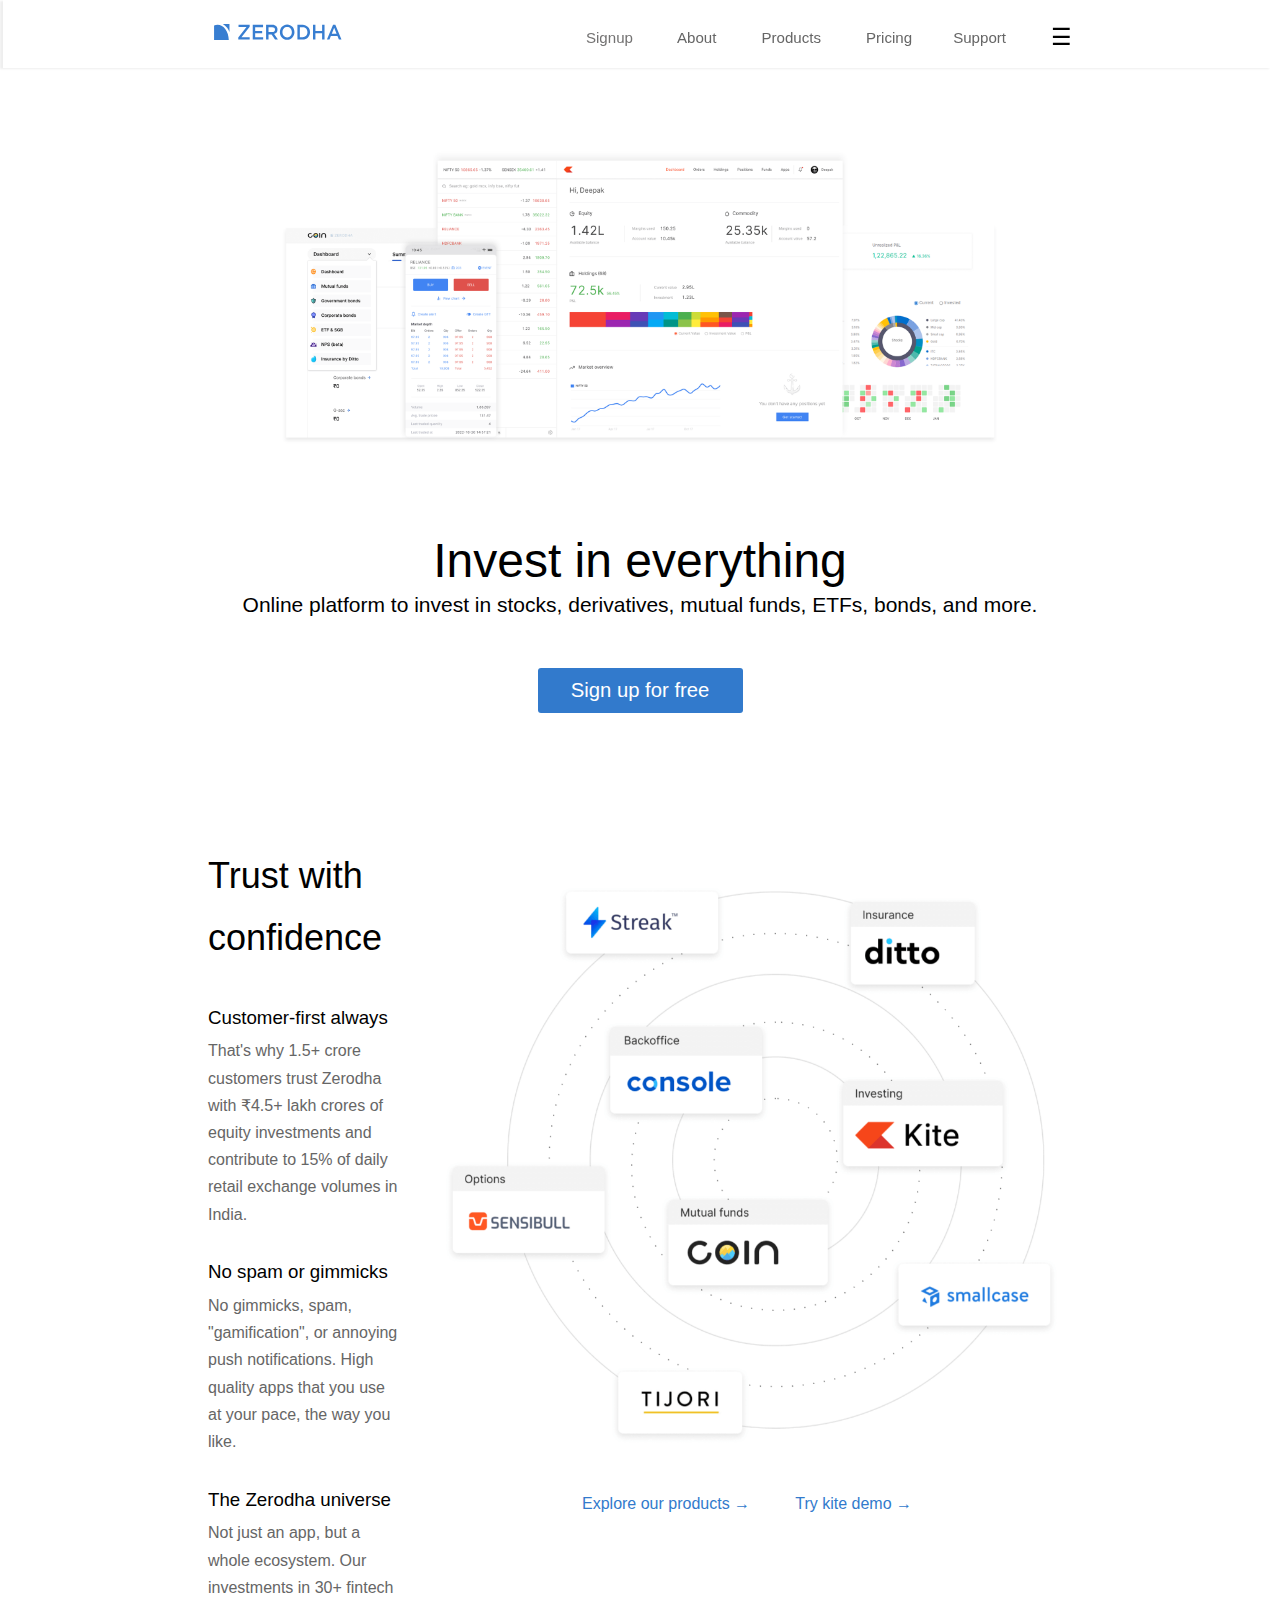
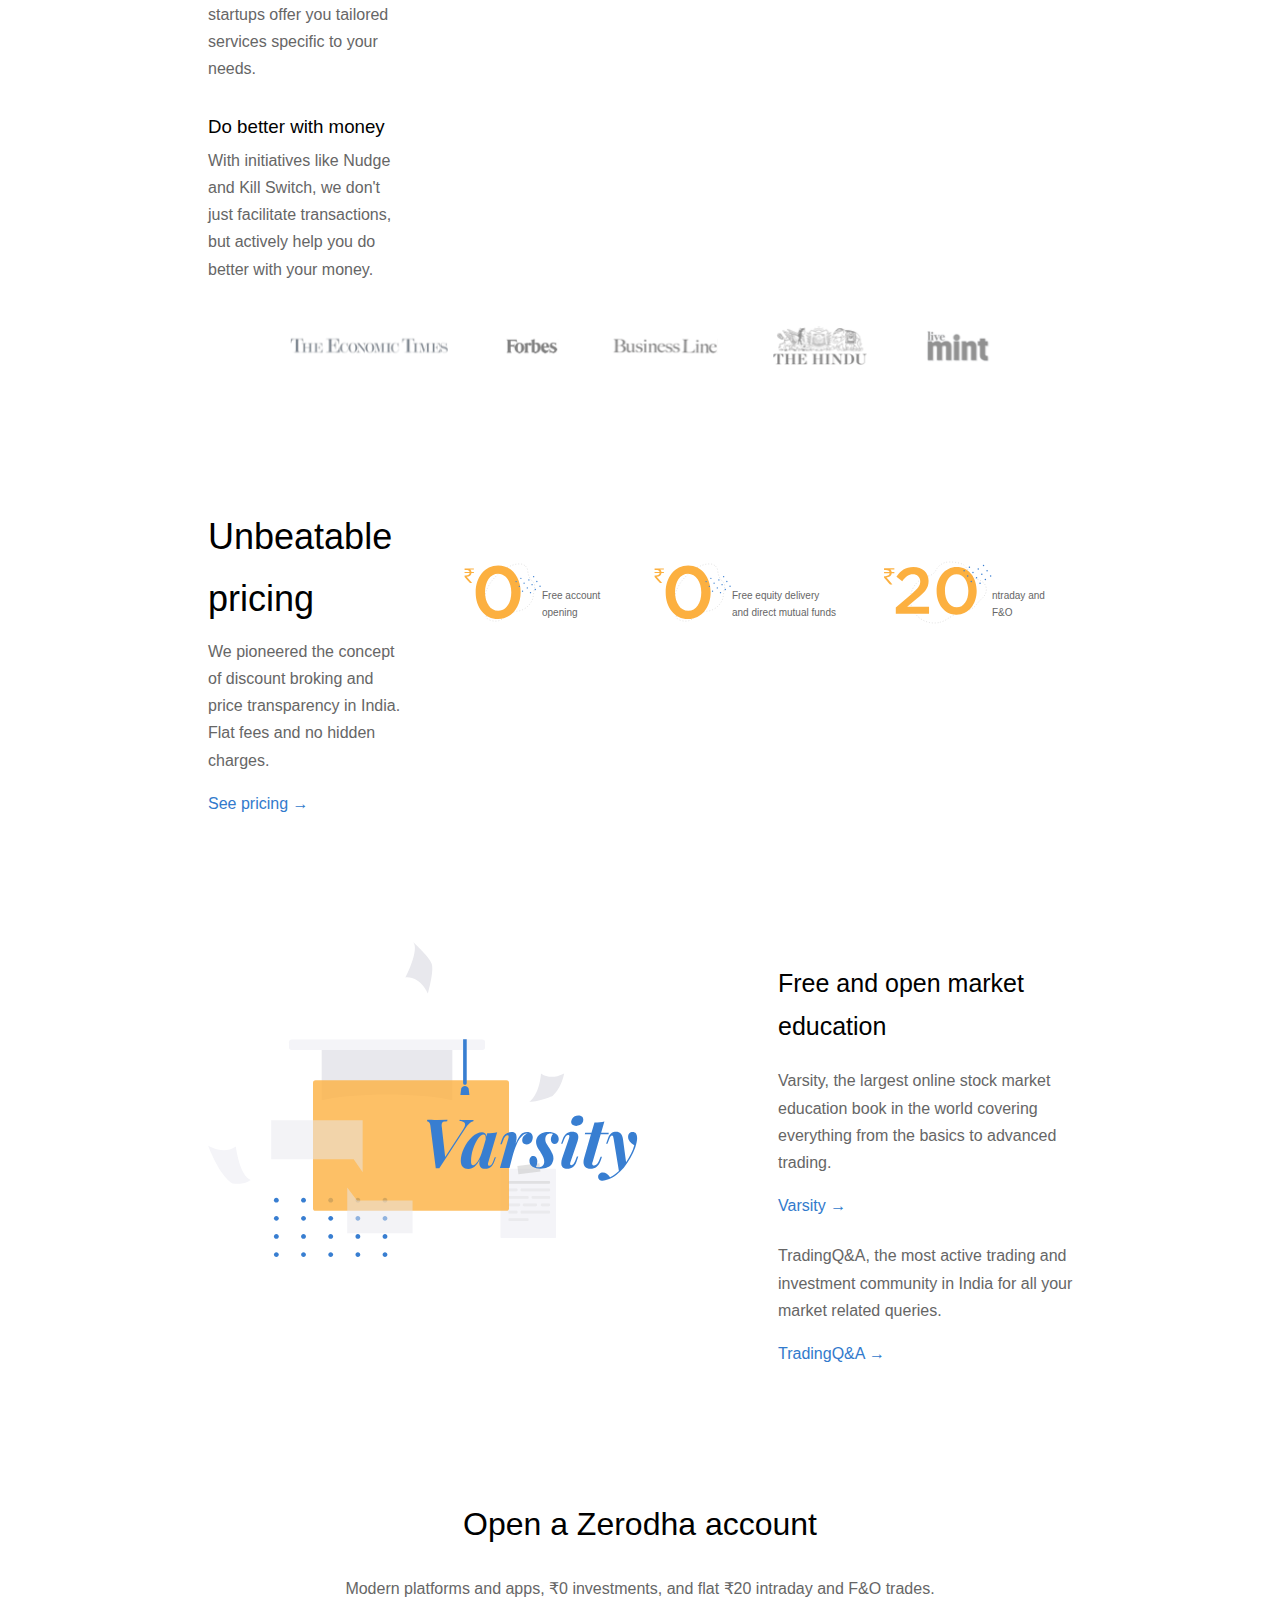
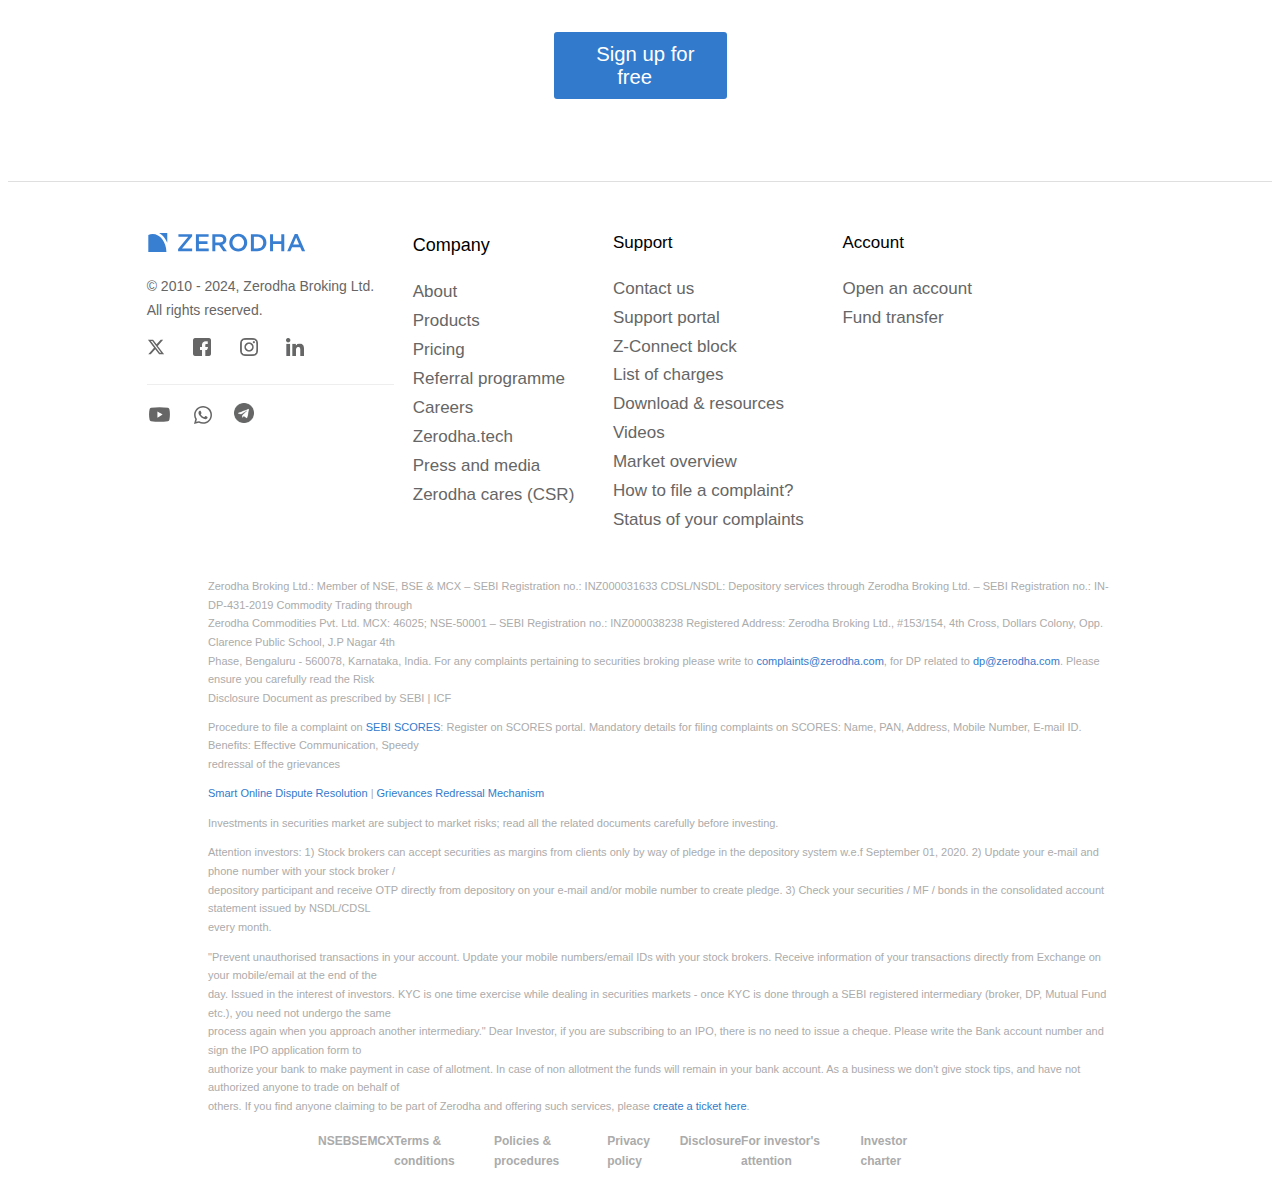
<file: main code/index.html>
<!DOCTYPE html>
<html>
    <head>
        <title>Zerodha - Online stock trading at lowest prices</title>
        <link rel="icon"
        href="../main and signup/logo.png"
        type="icon type">
        <link rel="stylesheet" href="index.css"/>
    </head>
    <body style="font-family: sans-serif;background-color: white;line-height: 1.7;">
        <nav class="navbar" style="display: flex;justify-content: space-between;margin-left: -5px;box-shadow: -3px 1px 2px #eee;padding-left: 210px;padding-right:240px;position: sticky;top: 0;background-color: white;margin-top:-8px;padding-top: 8px;">
            <a href="../main code/index.html"><img width="130" src="../main and signup/logo.svg" height="18px" style="padding-top: 15px;margin-bottom:-10px;"></img></a>
            <div class="nav buttons" style="display: flex;justify-content: space-between;margin-right: -40px;">
                <a onmouseover="this.style.color=' rgb(50, 122, 204)'" onmouseout="this.style.color='#666'" href="../main code/signup.html" width="1.7" style="padding-bottom: 17px;padding-left: 22px;padding-right: 22px;padding-top: 17px;color: #747373;cursor: pointer;font-size: 15.1px;text-decoration-line: none;">
                    Signup
                </a>
                <a onmouseover="this.style.color=' rgb(50, 122, 204)'" onmouseout="this.style.color='#666'" href="main code/about.html" width="1.7" style="padding-bottom: 17px;padding-left: 22px;padding-right: 23px;padding-top: 17px;color: #666;cursor: pointer;font-size: 15.1px;text-decoration-line: none;">
                    About
                </a>
                <a onmouseover="this.style.color=' rgb(50, 122, 204)'" onmouseout="this.style.color='#666'" href="../main code/products.html" width="1.7" style="padding-bottom: 17px;padding-left: 22px;padding-right: 23px;padding-top: 17px;color: #666;cursor: pointer;font-size: 15.1px;text-decoration-line: none;">
                    Products
                </a>
                <a onmouseover="this.style.color=' rgb(50, 122, 204)'" onmouseout="this.style.color='#666'" href="../main code/priciing.html" width="1.7" style="padding-bottom: 17px;padding-left: 22px;padding-right: 19px;padding-top: 17px;color: #666;cursor: pointer;font-size: 15.1px;text-decoration-line: none;">
                    Pricing
                </a>
                <a onmouseover="this.style.color=' rgb(50, 122, 204)'" onmouseout="this.style.color='#666'" href="../main code/support.html" width="1.7" style="padding-bottom: 17px;padding-left: 22px;padding-right: 25px;padding-top: 17px;color: #666;cursor: pointer;font-size: 15.1px;text-decoration-line: none;">
                    Support
                </a>
                <a href="" style="font-size: 23px;margin-top: 10px;margin-left: 20px;cursor: pointer;text-decoration-line: none;color: black;">
                    &#9776</a>
            </div>
        </nav>
        <br/>
        <div class="main image" style="display: flex;justify-content:center;padding-top: 35px;">
            <img width="780" src="../main and signup/photo.png"></img>
        </div>

        <div style="display: flex;justify-content:center;padding-top: 30px;margin-bottom: -45px;">
            <h1 style="height: 45px;font-size: 48px;font-family: sans-serif;font-weight: 500;">Invest in everything</h1>
        </div>
        <div style="display: flex;justify-content:center;margin-bottom: -10px;">
            <h5 style="font-size: 21px;font-family: sans-serif;font-weight: 400;line-height: 1.7;">Online platform to invest in stocks, derivatives, mutual funds, ETFs, bonds, and more.</h5>
        </div>
        <div style="display: flex;justify-content:center;margin-top: 20px">
            <button  onmouseover="this.style.background='black'" onmouseout="this.style.background='rgb(50, 122, 204)'" style="width: 205px;padding: 10.7px;cursor: pointer;background: rgb(50, 122, 204);color:white;border: none;border-radius: 3px;font-size: 20.3px;">
                <a href="../main code/signup2.html" style="width: 200px;padding: 10.7px;cursor: pointer;color:white;border: none;border-radius: 3px;font-size: 20.3px;text-decoration-line: none;">
                    Sign up for free
                </a>
            </button>
        </div>
        <br/>
        <br/>
        <br/>
        <br/>
        <div style="display: flex;justify-content: space-between;margin-left: 200px;margin-right: 170px;">
            <div>
                <h1 style="font-weight: 400;font-size: 36px;">
                    Trust with confidence
                </h1>
                <h3 style="font-weight: 400;font-size: 22;padding-top: 10px;">
                    Customer-first always
                </h3>
                <p style="margin-top: -15px;color: #666;">
                    That's why 1.5+ crore customers trust Zerodha with ₹4.5+ lakh crores of equity investments and contribute to 15% of daily retail exchange volumes in India.
                </p>
                <h3 style="font-weight: 400;font-size: 22;padding-top: 10px;">
                    No spam or gimmicks
                </h3>
                <p style="margin-top: -15px;color: #666;">
                    No gimmicks, spam, "gamification", or annoying push notifications. High quality apps that you use at your pace, the way you like.
                </p>
                <h3 style="font-weight: 400;font-size: 22;padding-top: 10px;">
                    The Zerodha universe
                </h3>
                <p style="margin-top: -15px;color: #666;">
                    Not just an app, but a whole ecosystem. Our investments in 30+ fintech startups offer you tailored services specific to your needs.
                </p>
                <h3 style="font-weight: 400;font-size: 22;padding-top: 10px;">
                    Do better with money
                </h3>
                <p style="margin-top: -15px;color: #666;">
                    With initiatives like Nudge and Kill Switch, we don't just facilitate transactions, but actively help you do better with your money.
                </p>
            </div>
            <div>
                <figure>
                    <a href="../main code/products.html"><img src="../main and signup/mainpara1.png" width="620px" style="margin-top: 20px;"/></a>
                </figure>
                <div style="display: flex;justify-content: space-between;margin-left: 180px;margin-right: 190px;line-height: 1.7;">
                    <a href="../main code/products.html" onmouseover="this.style.color='black'" onmouseout="this.style.color='rgb(50, 122, 204)'" style="text-decoration-line: none;color: rgb(50, 122, 204);cursor: pointer;">
                        Explore our products →
                    </a>
                    <a href="../main code/products.html" onmouseover="this.style.color='black'" onmouseout="this.style.color='rgb(50, 122, 204)'" style="text-decoration-line: none;color: rgb(50, 122, 204);cursor: pointer;">
                        Try kite demo →
                    </a>
                </div>
            </div>
        </div>
        <br/>
        <div style="display: flex;justify-content: center;">
            <a href="media.html">
                <img src="../main and signup/logos img.png" width="700px"/>
            </a>
        </div>
        <br/>
        <br/>
        <br/>
        <br/>
        <div style="display: flex;justify-content: space-between;margin-left: 200px;margin-right: 210px;">
            <div>
                <h1 style="font-weight: 400;font-size: 36px;">
                    Unbeatable pricing
                </h1>
                <p style="margin-top: -15px;color: #666;">
                    We pioneered the concept of discount broking and price transparency in India. Flat fees and no hidden charges.
                </p>
                <a href="../main code/priciing.html" onmouseover="this.style.color='black'" onmouseout="this.style.color='rgb(50, 122, 204)'" style="text-decoration-line: none;color: rgb(50, 122, 204);cursor: pointer;">
                    See pricing →
                </a>
            </div>
            <div style="display: flex;justify-content: space-between;margin-top: 50px;">
                <div style="display: flex;justify-content: center;">
                    <figure>
                        <img src="../Pricing Pics/pricing1.svg" width="120px"/>
                    </figure>
                    <p style="margin-top: -15px;color: #666;font-size: 10px;padding-top: 70px;margin-left: -60px;width: 70px;">
                        Free account opening
                    </p>
                </div>
                <div style="display: flex;justify-content: center;margin-left: -20px;">
                    <figure>
                        <img src="../Pricing Pics/pricing1.svg" width="120px"/>
                    </figure>
                    <p style="margin-top: -15px;color: #666;font-size: 10px;padding-top: 70px;margin-left: -60px;width: 105px;">
                        Free equity delivery and direct mutual funds
                    </p>
                </div>
                <div style="display: flex;justify-content: center;">
                    <figure>
                        <img src="../Pricing Pics/pricing2.svg" width="120px"/>
                    </figure>
                    <p style="margin-top: -15px;color: #666;font-size: 10px;padding-top: 70px;margin-left: -45px;width: 70px;">
                        ntraday and F&O
                    </p>
                </div>
            </div>
        </div>
        <br/>
        <br/>
        <br/>
        <br/>
        <div style="display: flex;justify-content: space-between;margin-left: 160px;margin-right: 170px;">
            <div>
                <figure>
                    <a href="" style="cursor: pointer;"><img src="../main and signup/mainpara2.svg" width="430px"/></a>
                </figure>
            </div>
            <div style="padding-left: 100px;padding-top: 20px;">
                <h1 style="font-weight: 400;font-size: 25px;">
                    Free and open market education
                </h1>
                <p style="margin-top: -15px;color: #666;margin-top: 20px;">
                    Varsity, the largest online stock market education book in the world covering everything from the basics to advanced trading.
                </p>
                <a href="" onmouseover="this.style.color='black'" onmouseout="this.style.color='rgb(50, 122, 204)'" style="text-decoration-line: none;color: rgb(50, 122, 204);cursor: pointer;">
                    Varsity →
                </a>
                <p style="margin-top: -15px;color: #666;margin-top: 23px;">
                    TradingQ&A, the most active trading and investment community in India for all your market related queries.
                </p>
                <a href="../main code/priciing.html" onmouseover="this.style.color='black'" onmouseout="this.style.color='rgb(50, 122, 204)'" style="text-decoration-line: none;color: rgb(50, 122, 204);cursor: pointer;">
                    TradingQ&A →
                </a>
            </div>
        </div>
        <br/>
        <br/>
        <br/>
        <br/>
        <div>
            <h1 style="display: flex;justify-content: center;font-weight: 400;">Open a Zerodha account</h1>
            <p style="margin-top: -15px;color: #666;margin-top: 23px;display: flex;justify-content: center;">
                Modern platforms and apps, ₹0 investments, and flat ₹20 intraday and F&O trades.
            </p>
        </div>
        <div style="display: flex;justify-content:center;margin-top: 30px">
            <button  onmouseover="this.style.background='black'" onmouseout="this.style.background='rgb(50, 122, 204)'" style="width: 173px;padding: 10.7px;cursor: pointer;background: rgb(50, 122, 204);color:white;border: none;border-radius: 3px;font-size: 20.3px;">
                <a href="../main code/signup2.html" style="width: 173px;padding: 10.7px;cursor: pointer;color:white;border: none;border-radius: 3px;font-size: 20.3px;text-decoration-line: none;">
                    Sign up for free
                </a>
            </button>
        </div>
        <br/>
        <br/>
        <br/>
        <footer>
            <div style="display: flex;justify-content: space-between;text-align: left;border-top: 1px solid #dfdfdf;margin-left: 0px;padding-right: 300px;padding-top: 50px;color: #666;padding-bottom: 10px;">
                <br/>
                <div>
                    <img src="../main and signup/logo.svg" width="160px"/>
                    <p style="font-size: 14px;color: #666;">
                        © 2010 - 2024, Zerodha Broking Ltd.<br>All rights reserved.
                    </p>
                    <div style="display: flex;justify-content: space-between;padding-right: 90px;padding-bottom: 20px;border-bottom: 1px solid #eee;border-width: thin;margin-right: -20px;">
                        <a style="cursor: pointer;text-decoration-line: none;"><img src="../footer logos/x small.svg" width="18px"/></a>
                        <a style="cursor: pointer;text-decoration-line: none;"><img src="../footer logos/faceook grey.png" width="18px"/></a>
                        <a style="cursor: pointer;text-decoration-line: none;"><img src="../footer logos/instagram grey.png" width="18px"/></a>
                        <a style="cursor: pointer;text-decoration-line: none;"><img src="../footer logos/linkedin grey.png" width="18px"/></a>
                    </div>
                    <div style="display: flex;justify-content: space-between;margin-right: 120px;padding-top: 20px;">
                        <a style="cursor: pointer;text-decoration-line: none;margin-top: -3px;"><img src="../footer logos/youtube small.svg" width="25px"/></a>
                        <a style="cursor: pointer;text-decoration-line: none;"><img src="../footer logos/whatsapp small.svg" width="18px"/></a>
                        <a style="cursor: pointer;text-decoration-line: none;margin-top: -2px;"><img src="../footer logos/telegram grey.png" width="20px"/></a>
                    </div>
                </div>
                <div style="text-align: left;margin-left: -100px;margin-top: -20px;font-size: 17px;font-weight: 400;">
                    <p style="color: black;font-size: 18px;font-weight: 500;">
                        Company
                    </p>
                    <a href="../main code/about.html" onmouseover="this.style.color='rgb(50, 122, 204)'" onmouseout="this.style.color='#666'" style="cursor: pointer;text-decoration-line: none;color: #666;">
                        About
                    </a>
                    <br>
                    <a href="../main code/products.html" onmouseover="this.style.color='rgb(50, 122, 204)'" onmouseout="this.style.color='#666'" style="cursor: pointer;text-decoration-line: none;color: #666;">
                        Products
                    </a>
                    <br>
                    <a href="../main code/priciing.html" onmouseover="this.style.color='rgb(50, 122, 204)'" onmouseout="this.style.color='#666'" style="cursor: pointer;text-decoration-line: none;color: #666;">
                        Pricing
                    </a>
                    <br>
                    <a onmouseover="this.style.color='rgb(50, 122, 204)'" onmouseout="this.style.color='#666'" style="cursor: pointer;text-decoration-line: none;color: #666;">
                        Referral programme
                    </a>
                    <br>
                    <a>
                        Careers
                    </a>
                    <br>
                    <a onmouseover="this.style.color='rgb(50, 122, 204)'" onmouseout="this.style.color='#666'" style="cursor: pointer;text-decoration-line: none;color: #666;">
                        Zerodha.tech
                    </a>
                    <br>
                    <a onmouseover="this.style.color='rgb(50, 122, 204)'" onmouseout="this.style.color='#666'" style="cursor: pointer;text-decoration-line: none;color: #666;">
                        Press and media
                    </a>
                    <br>
                    <a onmouseover="this.style.color='rgb(50, 122, 204)'" onmouseout="this.style.color='#666'" style="cursor: pointer;text-decoration-line: none;color: #666;">
                        Zerodha cares (CSR)
                    </a>
                </div>
                <div style="text-align: left;margin-left: -100px;margin-top: -20px;font-size: 17px;font-weight: 400;">
                    <p style="color: black;">
                        Support
                    </p>
                    <a onmouseover="this.style.color='rgb(50, 122, 204)'" onmouseout="this.style.color='#666'" style="cursor: pointer;text-decoration-line: none;color: #666;">
                        Contact us
                    </a>
                    <br>
                    <a onmouseover="this.style.color='rgb(50, 122, 204)'" onmouseout="this.style.color='#666'" style="cursor: pointer;text-decoration-line: none;color: #666;">
                        Support portal
                    </a>
                    <br>
                    <a onmouseover="this.style.color='rgb(50, 122, 204)'" onmouseout="this.style.color='#666'" style="cursor: pointer;text-decoration-line: none;color: #666;">
                        Z-Connect block
                    </a>
                    <br>
                    <a onmouseover="this.style.color='rgb(50, 122, 204)'" onmouseout="this.style.color='#666'" style="cursor: pointer;text-decoration-line: none;color: #666;">
                        List of charges
                    </a>
                    <br>
                    <a onmouseover="this.style.color='rgb(50, 122, 204)'" onmouseout="this.style.color='#666'" style="cursor: pointer;text-decoration-line: none;color: #666;">
                        Download & resources
                    </a>
                    <br>
                    <a onmouseover="this.style.color='rgb(50, 122, 204)'" onmouseout="this.style.color='#666'" style="cursor: pointer;text-decoration-line: none;color: #666;">
                        Videos
                    </a>
                    <br>
                    <a onmouseover="this.style.color='rgb(50, 122, 204)'" onmouseout="this.style.color='#666'" style="cursor: pointer;text-decoration-line: none;color: #666;">
                        Market overview
                    </a>
                    <br>
                    <a onmouseover="this.style.color='rgb(50, 122, 204)'" onmouseout="this.style.color='#666'" style="cursor: pointer;text-decoration-line: none;color: #666;">
                        How to file a complaint?
                    </a>
                    <br>
                    <a onmouseover="this.style.color='rgb(50, 122, 204)'" onmouseout="this.style.color='#666'" style="cursor: pointer;text-decoration-line: none;color: #666;">
                        Status of your complaints
                    </a>
                </div>
                <div style="text-align: left;margin-left: -100px;margin-top: -20px;font-size: 17px;font-weight: 400;">
                    <p style="color: black;">
                        Account
                    </p>
                    <a onmouseover="this.style.color='rgb(50, 122, 204)'" onmouseout="this.style.color='#666'" style="cursor: pointer;text-decoration-line: none;color: #666;">
                        Open an account
                    </a>
                    <br>
                    <a onmouseover="this.style.color='rgb(50, 122, 204)'" onmouseout="this.style.color='#666'" style="cursor: pointer;text-decoration-line: none;color: #666;">
                        Fund transfer
                    </a>
                </div>
            </div>
            <br/>
            <div style="font-size: 11px;color:#ababab;margin-left: 200px;margin-right: 150px;">
                <div style="margin-top: 5px;">
                    <span>Zerodha Broking Ltd.: Member of NSE, BSE​ &​ MCX – SEBI Registration no.: INZ000031633 CDSL/NSDL: Depository services through Zerodha Broking Ltd. – SEBI Registration no.: IN-DP-431-2019 Commodity Trading through<br>Zerodha Commodities Pvt. Ltd. MCX: 46025; NSE-50001 – SEBI Registration no.: INZ000038238 Registered Address: Zerodha Broking Ltd., #153/154, 4th Cross, Dollars Colony, Opp. Clarence Public School, J.P Nagar 4th<br>Phase, Bengaluru - 560078, Karnataka, India. For any complaints pertaining to securities broking please write to </spam>
                    <span><a onmouseover="this.style.color='black'" onmouseout="this.style.color='rgb(50, 122, 204)'" style="cursor: pointer;color: rgb(50, 122, 204);text-decoration-line: none;">complaints@zerodha.com</a>,</span>
                    <span> for DP related to </span>
                    <span><a onmouseover="this.style.color='black'" onmouseout="this.style.color='rgb(50, 122, 204)'" style="cursor: pointer;color: rgb(50, 122, 204);text-decoration-line: none;">dp@zerodha.com</a>.</span>
                    <span> Please ensure you carefully read the Risk<br>Disclosure Document as prescribed by SEBI | ICF</span>
                </div>
                <div style="margin-top: 10px;">
                    <span>Procedure to file a complaint on </span>
                    <span><a onmouseover="this.style.color='black'" onmouseout="this.style.color='rgb(50, 122, 204)'" style="cursor: pointer;color: rgb(50, 122, 204);text-decoration-line: none;">SEBI SCORES</a>:</span>
                    <span> Register on SCORES portal. Mandatory details for filing complaints on SCORES: Name, PAN, Address, Mobile Number, E-mail ID. Benefits: Effective Communication, Speedy<br>redressal of the grievances</span>
                </div>
                <div style="margin-top: 10px;">
                    <span><a onmouseover="this.style.color='black'" onmouseout="this.style.color='rgb(50, 122, 204)'" style="cursor: pointer;color: rgb(50, 122, 204);text-decoration-line: none;">Smart Online Dispute Resolution</a></span>
                    <span> | </span>
                    <spna><a onmouseover="this.style.color='black'" onmouseout="this.style.color='rgb(50, 122, 204)'" style="cursor: pointer;color: rgb(50, 122, 204);text-decoration-line: none;">Grievances Redressal Mechanism</a></span>
                </div>
                <div style="margin-top: 5px;">
                    <p>Investments in securities market are subject to market risks; read all the related documents carefully before investing.</p>
                </div>
                <div style="margin-top: 5px;">
                    <p>Attention investors: 1) Stock brokers can accept securities as margins from clients only by way of pledge in the depository system w.e.f September 01, 2020. 2) Update your e-mail and phone number with your stock broker /<br>depository participant and receive OTP directly from depository on your e-mail and/or mobile number to create pledge. 3) Check your securities / MF / bonds in the consolidated account statement issued by NSDL/CDSL<br>every month.</p>
                </div>
                <div style="margin-top: 5px;">
                    <span>"Prevent unauthorised transactions in your account. Update your mobile numbers/email IDs with your stock brokers. Receive information of your transactions directly from Exchange on your mobile/email at the end of the<br>day. Issued in the interest of investors. KYC is one time exercise while dealing in securities markets - once KYC is done through a SEBI registered intermediary (broker, DP, Mutual Fund etc.), you need not undergo the same<br>process again when you approach another intermediary." Dear Investor, if you are subscribing to an IPO, there is no need to issue a cheque. Please write the Bank account number and sign the IPO application form to<br>authorize your bank to make payment in case of allotment. In case of non allotment the funds will remain in your bank account. As a business we don't give stock tips, and have not authorized anyone to trade on behalf of<br>others. If you find anyone claiming to be part of Zerodha and offering such services, please </span>
                    <span><a onmouseover="this.style.color='black'" onmouseout="this.style.color='rgb(50, 122, 204)'" style="cursor: pointer;color: rgb(50, 122, 204);text-decoration-line: none;">create a ticket here</a>.</span>
                </div>
                <div style="display: flex;justify-content: space-between;margin-left: 110px;margin-right: 180px;color: #ababab;padding-bottom: 10px;margin-top: 15px;">
                    <a onmouseover="this.style.color='rgb(50, 122, 204)'" onmouseout="this.style.color='#ababab'" style="font-size: 12px;cursor: pointer;font-weight: bold;">NSE</a>
                    <a onmouseover="this.style.color='rgb(50, 122, 204)'" onmouseout="this.style.color='#ababab'" style="font-size: 12px;cursor: pointer;font-weight: bold;">BSE</a>
                    <a onmouseover="this.style.color='rgb(50, 122, 204)'" onmouseout="this.style.color='#ababab'" style="font-size: 12px;cursor: pointer;font-weight: bold;">MCX</a>
                    <a onmouseover="this.style.color='rgb(50, 122, 204)'" onmouseout="this.style.color='#ababab'" style="font-size: 12px;cursor: pointer;font-weight: bold;">Terms & conditions</a>
                    <a onmouseover="this.style.color='rgb(50, 122, 204)'" onmouseout="this.style.color='#ababab'" style="font-size: 12px;cursor: pointer;font-weight: bold;">Policies & procedures</a>
                    <a onmouseover="this.style.color='rgb(50, 122, 204)'" onmouseout="this.style.color='#ababab'" style="font-size: 12px;cursor: pointer;font-weight: bold;">Privacy policy</a>
                    <a onmouseover="this.style.color='rgb(50, 122, 204)'" onmouseout="this.style.color='#ababab'" style="font-size: 12px;cursor: pointer;font-weight: bold;">Disclosure</a>
                    <a onmouseover="this.style.color='rgb(50, 122, 204)'" onmouseout="this.style.color='#ababab'" style="font-size: 12px;cursor: pointer;font-weight: bold;">For investor's attention</a>
                    <a onmouseover="this.style.color='rgb(50, 122, 204)'" onmouseout="this.style.color='#ababab'" style="font-size: 12px;cursor: pointer;font-weight: bold;">Investor charter</a>
                </div>
            </div>
        </footer>
    </body>
</html>
</file>
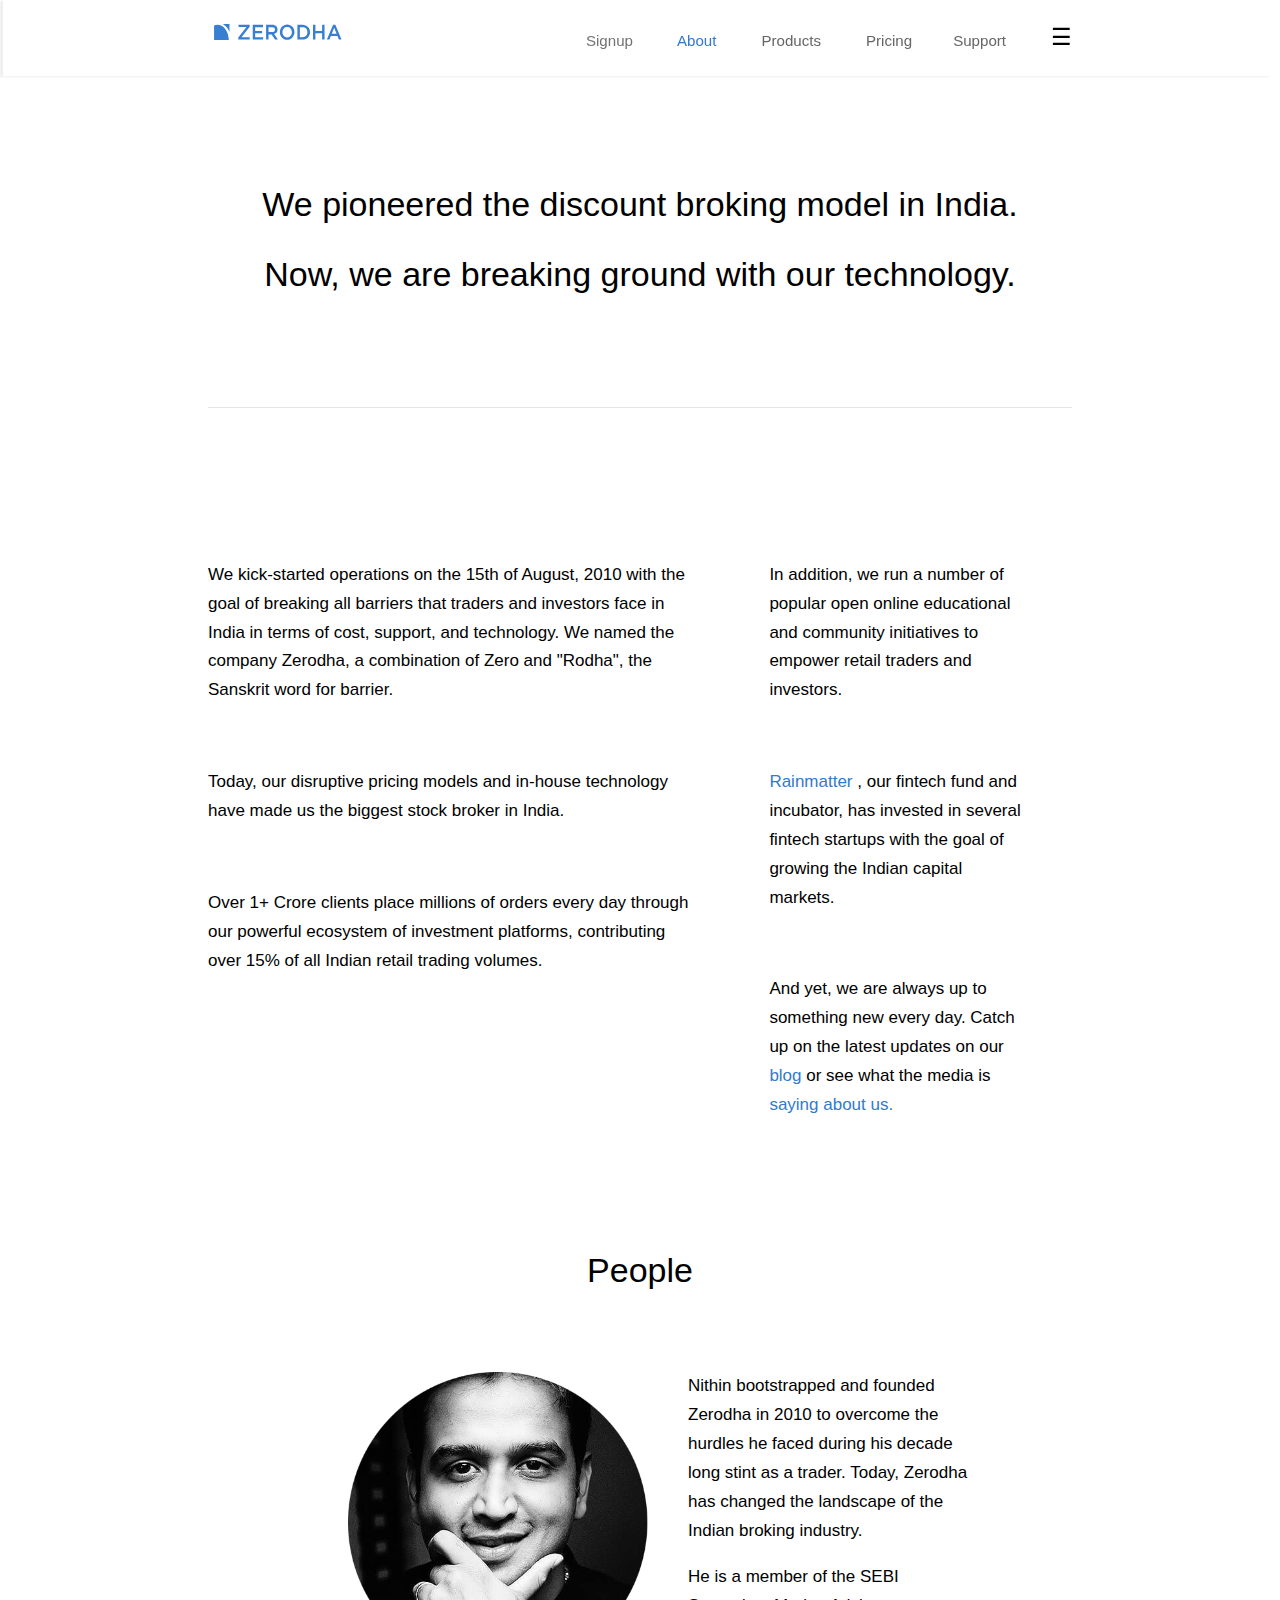
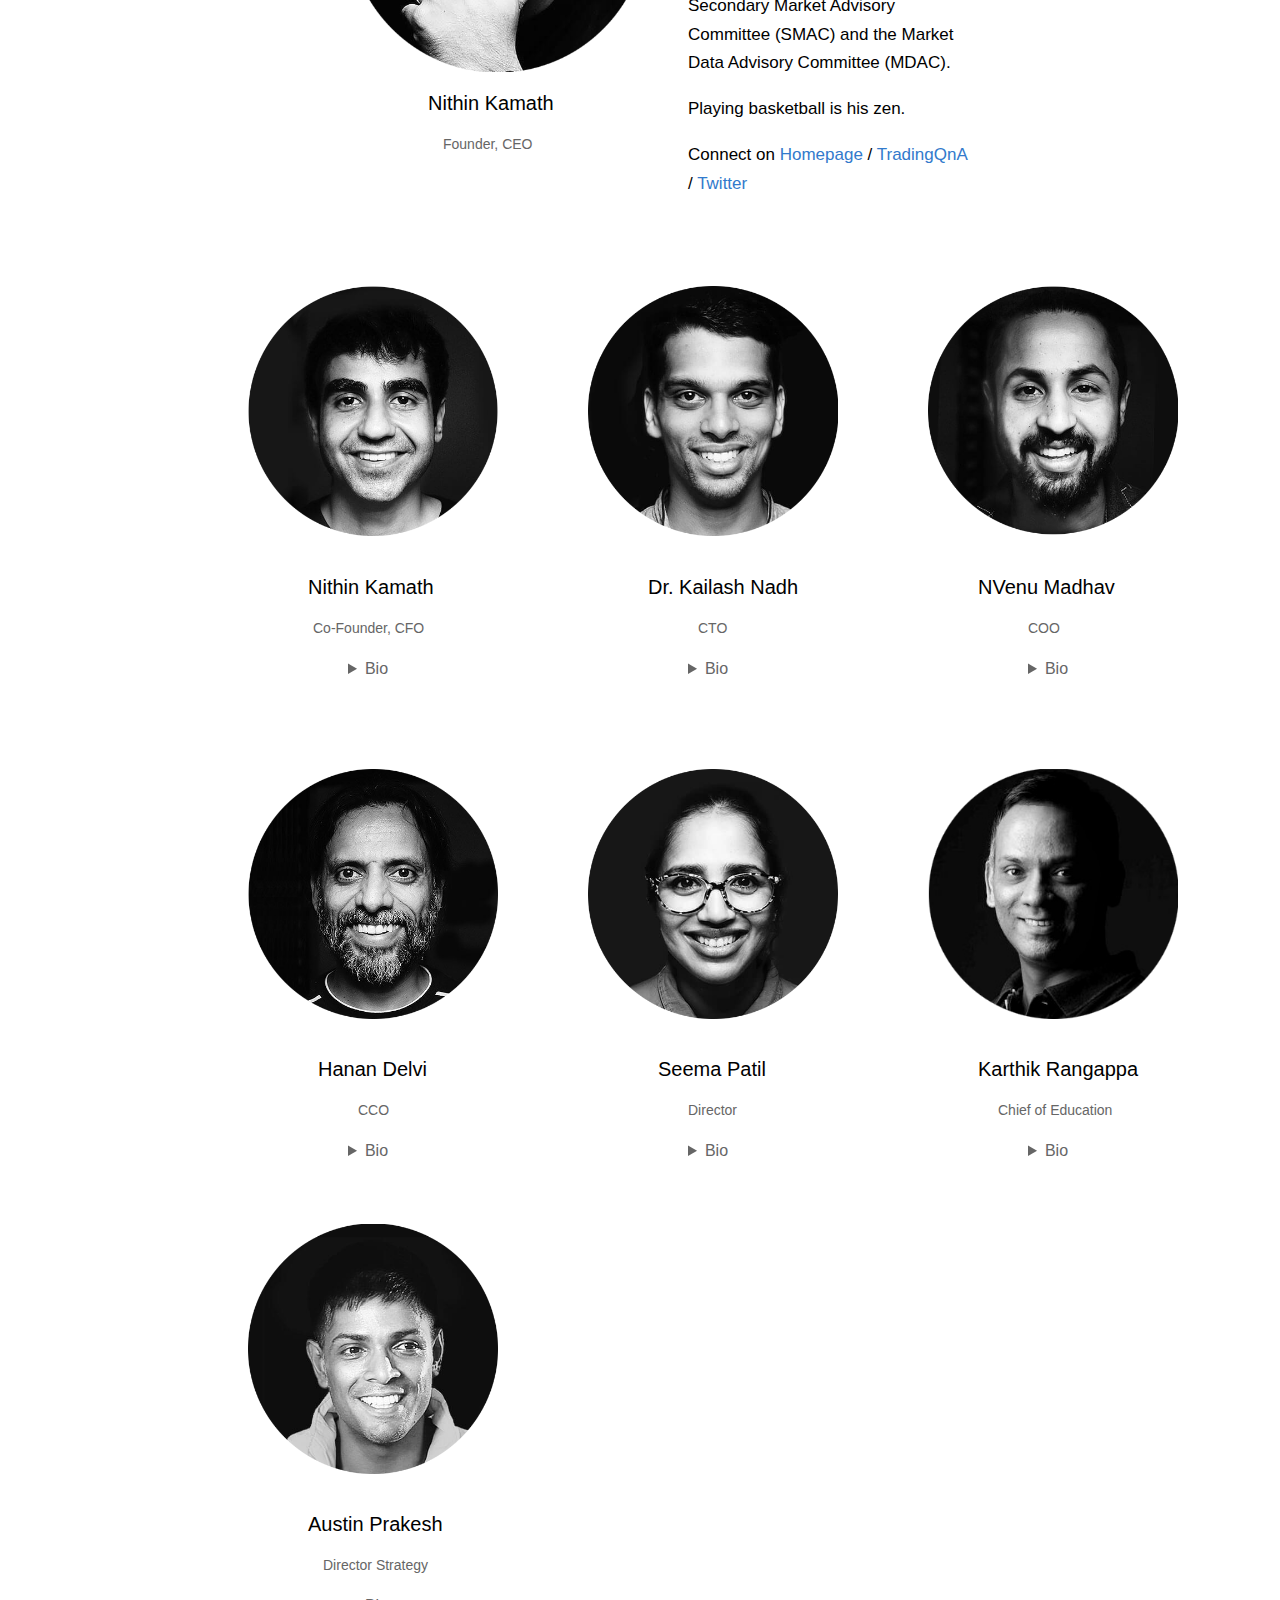
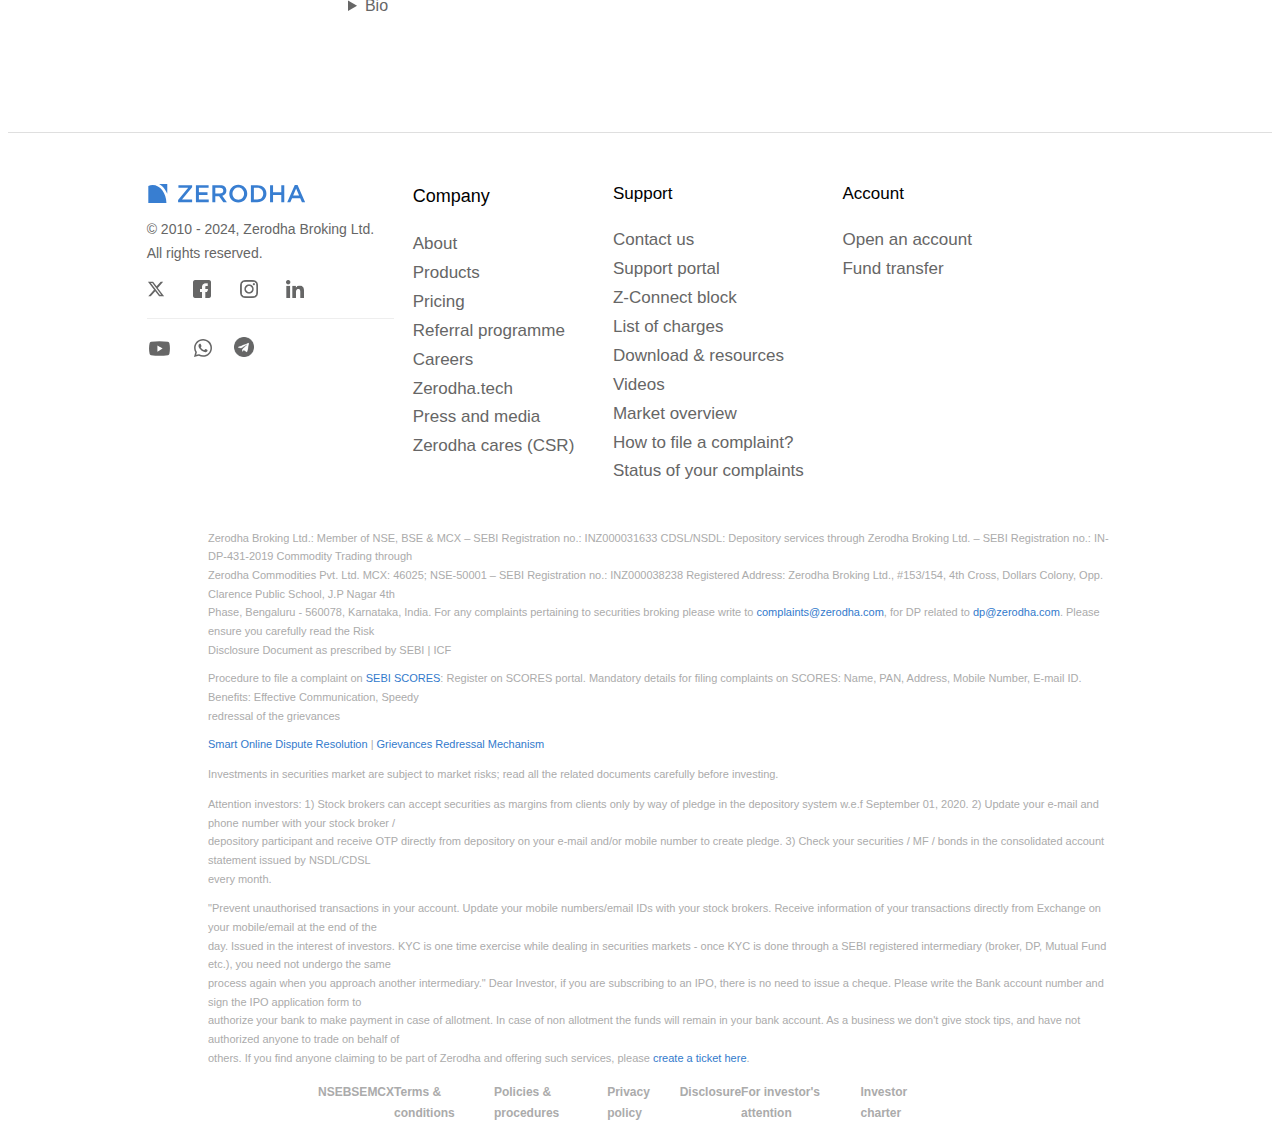
<file: main code/about.html>
<html>
    <head>
        <title>Our company, history and the people behind it - Zerodha</title>
        <link rel="icon"
        href="../main and signup/logo.png"
        type="icon type">
    </head>
    <body style="font-family: sans-serif;background-color: white;line-height: 1.7;">
        <div class="navbar" style="display: flex;justify-content: space-between;margin-left: -5px;box-shadow: -3px 1px 2px #eee;padding-left: 210px;padding-right:240px;position: sticky;top: 0;background-color: white;margin-top:-8px;padding-top: 8px;">
            <a href="../main code/index.html"> <img width="130" src="../main and signup/logo.svg" height="18px" style="padding-top: 15px;margin-bottom:-10px;"></img></a>
            <nav class="nav buttons" style="display: flex;justify-content: space-between;margin-right: -40px;">
                <a onmouseover="this.style.color=' rgb(50, 122, 204)'" onmouseout="this.style.color='#666'" width="1.7" href="../main code/signup.html" style="padding-bottom: 22px;padding-left: 22px;padding-right: 22px;padding-top: 20px;color: #747373;cursor: pointer;font-size: 15.1px;text-decoration-line: none;">
                    Signup
                </a>
                <a width="1.7" href="../main code/about.html" style="padding-bottom: 22px;padding-left: 22px;padding-right: 23px;padding-top: 20px;color: rgb(50, 122, 204);cursor: pointer;font-size: 15.1px;text-decoration-line: none;">
                    About
                </a>
                <a onmouseover="this.style.color=' rgb(50, 122, 204)'" onmouseout="this.style.color='#666'" href="../main code/products.html" width="1.7" style="padding-bottom: 22px;padding-left: 22px;padding-right: 23px;padding-top: 20px;color: #666;cursor: pointer;font-size: 15.1px;text-decoration-line: none;">
                    Products
                </a>
                <a onmouseover="this.style.color=' rgb(50, 122, 204)'" onmouseout="this.style.color='#666'" href="../main code/priciing.html" width="1.7" style="padding-bottom: 22px;padding-left: 22px;padding-right: 19px;padding-top: 20px;color: #666;cursor: pointer;font-size: 15.1px;text-decoration-line: none;">
                    Pricing
                </a>
                <a onmouseover="this.style.color=' rgb(50, 122, 204)'" onmouseout="this.style.color='#666'" href="../mian code/support.html" width="1.7" style="padding-bottom: 22px;padding-left: 22px;padding-right: 25px;padding-top: 20px;color: #666;cursor: pointer;font-size: 15.1px;text-decoration-line: none;">
                    Support
                </a>
                <a style="font-size: 23px;margin-top: 10px;margin-left: 20px;cursor: pointer;text-decoration-line: none;">
                    &#9776</a>
            </nav>
        </div>
        <div style="margin-top: 100px;border-bottom: solid #e6e6e6;margin-left: 200px;margin-right: 200px;padding-bottom: 80px;border-width: thin;">
            <h1 style="display: flex;justify-content: center;font-weight: 400;font-size: 34;">
                We pioneered the discount broking model in India.
            </h1>
            <h1 style="display: flex;justify-content: center;font-weight: 400;font-size: 34;margin-top: -10px;">
                Now, we are breaking ground with our technology.
            </h1>
        </div>
        <br/>
        <br/>
        <br/>
        <br/>
        <br/>
        <div style="display: flex;justify-content:flex-end;margin-left: 200px;margin-right: 450px;font-size: 17;margin-bottom: 50px;line-height: 1.7;">
            <div>
                <p>
                    We kick-started operations on the 15th of August, 2010 with the goal of breaking all barriers that traders and investors face in India in terms of cost, support, and technology. We named the company Zerodha, a combination of Zero and "Rodha", the Sanskrit word for barrier.
                </p>
                <br/>
                <p>
                    Today, our disruptive pricing models and in-house technology have made us the biggest stock broker in India.
                </p>
                <br/>
                <p>
                    Over 1+ Crore clients place millions of orders every day through our powerful ecosystem of investment platforms, contributing over 15% of all Indian retail trading volumes.
                </p>
            </div>
            <div style="width: 100px;margin-right: 50px;position: relative;"></div>
            <div style="margin-right: -200px;">
                <p>
                    In addition, we run a number of popular open online educational and community initiatives to empower retail traders and investors.
                </p>
                <br/>
                <p>
                    <span><a href="https://rainmatter.com/" target="_blank" onmouseover="this.style.color='black'" onmouseout="this.style.color='rgb(50, 122, 204)'" style="color: rgb(50, 122, 204);cursor: pointer;text-decoration-line: none;">Rainmatter</a></span>
                    <span> , our fintech fund and incubator, has invested in several fintech startups with the goal of growing the Indian capital markets.</span>
                </p>
                <br/>
                <p>
                    <span>And yet, we are always up to something new every day. Catch up on the latest updates on our </span>
                    <span><a href="https://zerodha.com/z-connect/" target="_blank" onmouseover="this.style.color='black'" onmouseout="this.style.color='rgb(50, 122, 204)'" style="color: rgb(50, 122, 204);cursor: pointer;text-decoration-line: none;">blog</a></span>
                    <span> or see what the media is </span>
                    <span><a  href="https://zerodha.com/media" target="_blank" onmouseover="this.style.color='black'" onmouseout="this.style.color='rgb(50, 122, 204)'" style="color: rgb(50, 122, 204);cursor: pointer;text-decoration-line: none;">saying about us.</a></span>
                </p>
            </div>
        </div>
        <br/>
        <h2 style="display: flex;justify-content: center;font-size: 34;font-weight: 500;">People</h2>
        <br/>
        <div style="display: flex;justify-content: space-between;font-size: 17;line-height: 1.7;margin-right: 300px;margin-left: 300px;">
            <div>
                <figure>
                    <img src="../About Pics/foundercircle.png" width="300px" />
                </figure>
                <div style="justify-content: center;margin-left: 120px;margin-top: -20px;">
                    <h5 style="font-size: 20;font-weight: 300;">Nithin Kamath</h5>
                    <p style="color: #666;font-size: 14; margin-top: -20px;margin-left: 15px;">Founder, CEO</p>
                </div>
            </div>
            <div>
                <p>
                    Nithin bootstrapped and founded Zerodha in 2010 to overcome the hurdles he faced during his decade long stint as a trader. Today, Zerodha has changed the landscape of the Indian broking industry.
                </p>
                <p>
                    He is a member of the SEBI Secondary Market Advisory Committee (SMAC) and the Market Data Advisory Committee (MDAC).
                </p>
                <p>
                    Playing basketball is his zen.
                </p>
                <p>
                    <span>
                        Connect on 
                    </span>
                    <span>
                        <a href="https://nithinkamath.me/" target="_blank" onmouseover="this.style.color='black'" onmouseout="this.style.color='rgb(50, 122, 204)'" style="color: rgb(50, 122, 204);cursor: pointer;text-decoration-line: none;">Homepage</a>
                    </span> / 
                    <span>
                        <a href="https://tradingqna.com/u/nithin/summary" target="_blank" onmouseover="this.style.color='black'" onmouseout="this.style.color='rgb(50, 122, 204)'" style="color: rgb(50, 122, 204);cursor: pointer;text-decoration-line: none;">TradingQnA</a>
                    </span> / 
                    <span>
                        <a href="https://x.com/Nithin0dha" target="_blank" onmouseover="this.style.color='black'" onmouseout="this.style.color='rgb(50, 122, 204)'" style="color: rgb(50, 122, 204);cursor: pointer;text-decoration-line: none;">Twitter</a>
                    </span>
                </p>
            </div>
        </div>
        <br/>
        <br/>
        <div style="display: flex;justify-content: space-between;margin-left: 200px;margin-right: 200px;line-height: 1.7;">
            <figure>
                <img src="../About Pics/person1circle.png" width="250px"/>
                <div style="justify-content: center;margin-left: 60px;">
                    <h5 style="font-size: 20;font-weight: 300;">Nithin Kamath</h5>
                    <p style="color: #666;font-size: 14; margin-top: -20px;margin-left: 5px;">Co-Founder, CFO</p>
                </div>
                <div style="margin-left: 100px;color: #666;">
                    <details>
                        <summary>
                            Bio
                        </summary>
                        <p>
                            Nikhil is an astute and experienced investor, and he heads financial planning at Zerodha. An avid reader, he always appreciates a good game of chess.
                        </p>
                    </details>
                </div>
            </figure>
            <figure style="margin-left: 50px;margin-right: 50px;">
                <img src="../About Pics/person2circle.png" width="250px"/>
                <div style="justify-content: center;margin-left: 60px;">
                    <h5 style="font-size: 20;font-weight: 300;">Dr. Kailash Nadh</h5>
                    <p style="color: #666;font-size: 14; margin-top: -20px;margin-left: 50px;">CTO</p>
                </div>
                <div style="margin-left: 100px;color: #666;">
                    <details>
                        <summary>
                            Bio
                        </summary>
                        <p style="margin-right: 0px;margin-left: 0px;">
                            Kailash has a PhD in Artificial Intelligence & Computational Linguistics, and is the brain behind all our technology and products. He has been a developer from his adolescence and continues to write code every day.
                        </p>
                </div>
            </figure>
            <figure>
                <img src="../About Pics/person3circle.png" width="250px"/>
                <div style="justify-content: center;margin-left: 50px;">
                    <h5 style="font-size: 20;font-weight: 300;">NVenu Madhav</h5>
                    <p style="color: #666;font-size: 14; margin-top: -20px;margin-left: 50px;">COO</p>
                </div>
                <div style="margin-left: 100px;color: #666;">
                    <details>
                        <summary>
                            Bio
                        </summary>
                        <p>
                            Venu is the backbone of Zerodha taking care of operations and ensuring that we are compliant to rules and regulations. He has over a dozen certifications in financial markets and is also proficient in technical analysis. Workouts, cycling, and adventuring is what he does outside of Zerodha.
                        </p>
                    </details>
                </div>
            </figure>
        </div>
        <br/>
        <br/>
        <div style="display: flex;justify-content: space-between;margin-left: 200px;margin-right: 200px;line-height: 1.7;">
            <figure>
                <img src="../About Pics/person4circle.png" width="250px"/>
                <div style="justify-content: center;margin-left: 70px;">
                    <h5 style="font-size: 20;font-weight: 300;">Hanan Delvi</h5>
                    <p style="color: #666;font-size: 14; margin-top: -20px;margin-left: 40px;">CCO</p>
                </div>
                <div style="margin-left: 100px;color: #666;">
                    <details>
                        <summary>
                            Bio
                        </summary>
                        <p>
                            We take pride in the way we support our clients, and Hanan is responsible for this with his never ending flow of energy. He is the man behind many of our support initiatives that have helped us stay ahead of the game. A free thinker, Hanan can be seen posing as one in his free time.
                        </p>
                    </details>
                </div>
            </figure>
            <figure style="margin-left: 50px;margin-right: 50px;">
                <img src="../About Pics/person5circle.png" width="250px"/>
                <div style="justify-content: center;margin-left: 70px;">
                    <h5 style="font-size: 20;font-weight: 300;">Seema Patil</h5>
                    <p style="color: #666;font-size: 14; margin-top: -20px;margin-left: 30px;">Director</p>
                </div>
                <div style="margin-left: 100px;color: #666;">
                    <details>
                        <summary>
                            Bio
                        </summary>
                        <p style="margin-right: 0px;margin-left: 0px;">
                            Seema who has lead the quality team since the beginning of Zerodha, is now a director. She is an extremely disciplined fitness enthusiast.
                        </p>
                </div>
            </figure>
            <figure>
                <img src="../About Pics/person6circle.png" width="250px"/>
                <div style="justify-content: center;margin-left: 50px;">
                    <h5 style="font-size: 20;font-weight: 300;">Karthik Rangappa</h5>
                    <p style="color: #666;font-size: 14; margin-top: -20px;margin-left: 20px;">Chief of Education</p>
                </div>
                <div style="margin-left: 100px;color: #666;">
                    <details>
                        <summary>
                            Bio
                        </summary>
                        <p>
                            Karthik "Guru" Rangappa single handledly wrote Varsity, Zerodha's massive educational program. He heads investor education initiatives at Zerodha and loves stock markets, classic rock, single malts, and photography.
                        </p>
                    </details>
                </div>
            </figure>
        </div>
        <br/>
        <div style="display: flex;justify-content: left;margin-left: 200px;margin-right: 200px;line-height: 1.7;">
            <figure>
                <img src="../About Pics/person7circle.png" width="250px"/>
                <div style="justify-content: center;margin-left: 60px;">
                    <h5 style="font-size: 20;font-weight: 300;">Austin Prakesh</h5>
                    <p style="color: #666;font-size: 14; margin-top: -20px;margin-left: 15px;">Director Strategy</p>
                </div>
                <div style="margin-left: 100px;color: #666;">
                    <details>
                        <summary>
                            Bio
                        </summary>
                        <p style="text-align: left;margin-right:650px;align-content: flex-start;display: flex;">
                            Austin is a successful self-made entrepreneur from Singapore. His area of specialty revolves around helping organisations including grow by optimizing revenue streams and creating growth strategies. He is a boxing enthusiast and loves collecting exquisite watches.
                        </p>
                    </details>
                </div>
            </figure>
        </div>
        <br/>
        <footer style="margin-top: 70px;">
            <div style="display: flex;justify-content: space-between;text-align: left;border-top: 1px solid #dfdfdf;margin-left: 0px;padding-right: 300px;padding-top: 50px;color: #666;padding-bottom: 10px;">
                <br/>
                <div>
                    <img src="../main and signup/logo.svg" width="160px"/>
                    <p style="font-size: 14px;color: #666;">
                        © 2010 - 2024, Zerodha Broking Ltd.<br>All rights reserved.
                    </p>
                    <div style="display: flex;justify-content: space-between;padding-right: 90px;padding-bottom: 20px;border-bottom: 1px solid #eee;border-width: thin;margin-right: -20px;">
                        <a style="cursor: pointer;text-decoration-line: none;"><img src="../footer logos/x small.svg" width="18px"/></a>
                        <a style="cursor: pointer;text-decoration-line: none;"><img src="../footer logos/faceook grey.png" width="18px"/></a>
                        <a style="cursor: pointer;text-decoration-line: none;"><img src="../footer logos/instagram grey.png" width="18px"/></a>
                        <a style="cursor: pointer;text-decoration-line: none;"><img src="../footer logos/linkedin grey.png" width="18px"/></a>
                    </div>
                    <div style="display: flex;justify-content: space-between;margin-right: 120px;padding-top: 20px;">
                        <a style="cursor: pointer;text-decoration-line: none;margin-top: -3px;"><img src="../footer logos/youtube small.svg" width="25px"/></a>
                        <a style="cursor: pointer;text-decoration-line: none;"><img src="../footer logos/whatsapp small.svg" width="18px"/></a>
                        <a style="cursor: pointer;text-decoration-line: none;margin-top: -2px;"><img src="../footer logos/telegram grey.png" width="20px"/></a>
                    </div>
                </div>
                <div style="text-align: left;margin-left: -100px;margin-top: -20px;font-size: 17px;font-weight: 400;">
                    <p style="color: black;font-size: 18px;font-weight: 500;">
                        Company
                    </p>
                    <a href="../main code/about.html" onmouseover="this.style.color='rgb(50, 122, 204)'" onmouseout="this.style.color='#666'" style="cursor: pointer;text-decoration-line: none;color: #666;">
                        About
                    </a>
                    <br>
                    <a href="../main code/products.html" onmouseover="this.style.color='rgb(50, 122, 204)'" onmouseout="this.style.color='#666'" style="cursor: pointer;text-decoration-line: none;color: #666;">
                        Products
                    </a>
                    <br>
                    <a href="../main code/priciing.html" onmouseover="this.style.color='rgb(50, 122, 204)'" onmouseout="this.style.color='#666'" style="cursor: pointer;text-decoration-line: none;color: #666;">
                        Pricing
                    </a>
                    <br>
                    <a onmouseover="this.style.color='rgb(50, 122, 204)'" onmouseout="this.style.color='#666'" style="cursor: pointer;text-decoration-line: none;color: #666;">
                        Referral programme
                    </a>
                    <br>
                    <a>
                        Careers
                    </a>
                    <br>
                    <a onmouseover="this.style.color='rgb(50, 122, 204)'" onmouseout="this.style.color='#666'" style="cursor: pointer;text-decoration-line: none;color: #666;">
                        Zerodha.tech
                    </a>
                    <br>
                    <a onmouseover="this.style.color='rgb(50, 122, 204)'" onmouseout="this.style.color='#666'" style="cursor: pointer;text-decoration-line: none;color: #666;">
                        Press and media
                    </a>
                    <br>
                    <a onmouseover="this.style.color='rgb(50, 122, 204)'" onmouseout="this.style.color='#666'" style="cursor: pointer;text-decoration-line: none;color: #666;">
                        Zerodha cares (CSR)
                    </a>
                </div>
                <div style="text-align: left;margin-left: -100px;margin-top: -20px;font-size: 17px;font-weight: 400;">
                    <p style="color: black;">
                        Support
                    </p>
                    <a onmouseover="this.style.color='rgb(50, 122, 204)'" onmouseout="this.style.color='#666'" style="cursor: pointer;text-decoration-line: none;color: #666;">
                        Contact us
                    </a>
                    <br>
                    <a onmouseover="this.style.color='rgb(50, 122, 204)'" onmouseout="this.style.color='#666'" style="cursor: pointer;text-decoration-line: none;color: #666;">
                        Support portal
                    </a>
                    <br>
                    <a onmouseover="this.style.color='rgb(50, 122, 204)'" onmouseout="this.style.color='#666'" style="cursor: pointer;text-decoration-line: none;color: #666;">
                        Z-Connect block
                    </a>
                    <br>
                    <a onmouseover="this.style.color='rgb(50, 122, 204)'" onmouseout="this.style.color='#666'" style="cursor: pointer;text-decoration-line: none;color: #666;">
                        List of charges
                    </a>
                    <br>
                    <a onmouseover="this.style.color='rgb(50, 122, 204)'" onmouseout="this.style.color='#666'" style="cursor: pointer;text-decoration-line: none;color: #666;">
                        Download & resources
                    </a>
                    <br>
                    <a onmouseover="this.style.color='rgb(50, 122, 204)'" onmouseout="this.style.color='#666'" style="cursor: pointer;text-decoration-line: none;color: #666;">
                        Videos
                    </a>
                    <br>
                    <a onmouseover="this.style.color='rgb(50, 122, 204)'" onmouseout="this.style.color='#666'" style="cursor: pointer;text-decoration-line: none;color: #666;">
                        Market overview
                    </a>
                    <br>
                    <a onmouseover="this.style.color='rgb(50, 122, 204)'" onmouseout="this.style.color='#666'" style="cursor: pointer;text-decoration-line: none;color: #666;">
                        How to file a complaint?
                    </a>
                    <br>
                    <a onmouseover="this.style.color='rgb(50, 122, 204)'" onmouseout="this.style.color='#666'" style="cursor: pointer;text-decoration-line: none;color: #666;">
                        Status of your complaints
                    </a>
                </div>
                <div style="text-align: left;margin-left: -100px;margin-top: -20px;font-size: 17px;font-weight: 400;">
                    <p style="color: black;">
                        Account
                    </p>
                    <a onmouseover="this.style.color='rgb(50, 122, 204)'" onmouseout="this.style.color='#666'" style="cursor: pointer;text-decoration-line: none;color: #666;">
                        Open an account
                    </a>
                    <br>
                    <a onmouseover="this.style.color='rgb(50, 122, 204)'" onmouseout="this.style.color='#666'" style="cursor: pointer;text-decoration-line: none;color: #666;">
                        Fund transfer
                    </a>
                </div>
            </div>
            <br/>
            <div style="font-size: 11px;color:#ababab;margin-left: 200px;margin-right: 150px;">
                <div style="margin-top: 5px;">
                    <span>Zerodha Broking Ltd.: Member of NSE, BSE​ &​ MCX – SEBI Registration no.: INZ000031633 CDSL/NSDL: Depository services through Zerodha Broking Ltd. – SEBI Registration no.: IN-DP-431-2019 Commodity Trading through<br>Zerodha Commodities Pvt. Ltd. MCX: 46025; NSE-50001 – SEBI Registration no.: INZ000038238 Registered Address: Zerodha Broking Ltd., #153/154, 4th Cross, Dollars Colony, Opp. Clarence Public School, J.P Nagar 4th<br>Phase, Bengaluru - 560078, Karnataka, India. For any complaints pertaining to securities broking please write to </spam>
                    <span><a onmouseover="this.style.color='black'" onmouseout="this.style.color='rgb(50, 122, 204)'" style="cursor: pointer;color: rgb(50, 122, 204);text-decoration-line: none;">complaints@zerodha.com</a>,</span>
                    <span> for DP related to </span>
                    <span><a onmouseover="this.style.color='black'" onmouseout="this.style.color='rgb(50, 122, 204)'" style="cursor: pointer;color: rgb(50, 122, 204);text-decoration-line: none;">dp@zerodha.com</a>.</span>
                    <span> Please ensure you carefully read the Risk<br>Disclosure Document as prescribed by SEBI | ICF</span>
                </div>
                <div style="margin-top: 10px;">
                    <span>Procedure to file a complaint on </span>
                    <span><a onmouseover="this.style.color='black'" onmouseout="this.style.color='rgb(50, 122, 204)'" style="cursor: pointer;color: rgb(50, 122, 204);text-decoration-line: none;">SEBI SCORES</a>:</span>
                    <span> Register on SCORES portal. Mandatory details for filing complaints on SCORES: Name, PAN, Address, Mobile Number, E-mail ID. Benefits: Effective Communication, Speedy<br>redressal of the grievances</span>
                </div>
                <div style="margin-top: 10px;">
                    <span><a onmouseover="this.style.color='black'" onmouseout="this.style.color='rgb(50, 122, 204)'" style="cursor: pointer;color: rgb(50, 122, 204);text-decoration-line: none;">Smart Online Dispute Resolution</a></span>
                    <span> | </span>
                    <spna><a onmouseover="this.style.color='black'" onmouseout="this.style.color='rgb(50, 122, 204)'" style="cursor: pointer;color: rgb(50, 122, 204);text-decoration-line: none;">Grievances Redressal Mechanism</a></span>
                </div>
                <div style="margin-top: 5px;">
                    <p>Investments in securities market are subject to market risks; read all the related documents carefully before investing.</p>
                </div>
                <div style="margin-top: 5px;">
                    <p>Attention investors: 1) Stock brokers can accept securities as margins from clients only by way of pledge in the depository system w.e.f September 01, 2020. 2) Update your e-mail and phone number with your stock broker /<br>depository participant and receive OTP directly from depository on your e-mail and/or mobile number to create pledge. 3) Check your securities / MF / bonds in the consolidated account statement issued by NSDL/CDSL<br>every month.</p>
                </div>
                <div style="margin-top: 5px;">
                    <span>"Prevent unauthorised transactions in your account. Update your mobile numbers/email IDs with your stock brokers. Receive information of your transactions directly from Exchange on your mobile/email at the end of the<br>day. Issued in the interest of investors. KYC is one time exercise while dealing in securities markets - once KYC is done through a SEBI registered intermediary (broker, DP, Mutual Fund etc.), you need not undergo the same<br>process again when you approach another intermediary." Dear Investor, if you are subscribing to an IPO, there is no need to issue a cheque. Please write the Bank account number and sign the IPO application form to<br>authorize your bank to make payment in case of allotment. In case of non allotment the funds will remain in your bank account. As a business we don't give stock tips, and have not authorized anyone to trade on behalf of<br>others. If you find anyone claiming to be part of Zerodha and offering such services, please </span>
                    <span><a onmouseover="this.style.color='black'" onmouseout="this.style.color='rgb(50, 122, 204)'" style="cursor: pointer;color: rgb(50, 122, 204);text-decoration-line: none;">create a ticket here</a>.</span>
                </div>
                <div style="display: flex;justify-content: space-between;margin-left: 110px;margin-right: 180px;color: #ababab;padding-bottom: 10px;margin-top: 15px;">
                    <a onmouseover="this.style.color='rgb(50, 122, 204)'" onmouseout="this.style.color='#ababab'" style="font-size: 12px;cursor: pointer;font-weight: bold;">NSE</a>
                    <a onmouseover="this.style.color='rgb(50, 122, 204)'" onmouseout="this.style.color='#ababab'" style="font-size: 12px;cursor: pointer;font-weight: bold;">BSE</a>
                    <a onmouseover="this.style.color='rgb(50, 122, 204)'" onmouseout="this.style.color='#ababab'" style="font-size: 12px;cursor: pointer;font-weight: bold;">MCX</a>
                    <a onmouseover="this.style.color='rgb(50, 122, 204)'" onmouseout="this.style.color='#ababab'" style="font-size: 12px;cursor: pointer;font-weight: bold;">Terms & conditions</a>
                    <a onmouseover="this.style.color='rgb(50, 122, 204)'" onmouseout="this.style.color='#ababab'" style="font-size: 12px;cursor: pointer;font-weight: bold;">Policies & procedures</a>
                    <a onmouseover="this.style.color='rgb(50, 122, 204)'" onmouseout="this.style.color='#ababab'" style="font-size: 12px;cursor: pointer;font-weight: bold;">Privacy policy</a>
                    <a onmouseover="this.style.color='rgb(50, 122, 204)'" onmouseout="this.style.color='#ababab'" style="font-size: 12px;cursor: pointer;font-weight: bold;">Disclosure</a>
                    <a onmouseover="this.style.color='rgb(50, 122, 204)'" onmouseout="this.style.color='#ababab'" style="font-size: 12px;cursor: pointer;font-weight: bold;">For investor's attention</a>
                    <a onmouseover="this.style.color='rgb(50, 122, 204)'" onmouseout="this.style.color='#ababab'" style="font-size: 12px;cursor: pointer;font-weight: bold;">Investor charter</a>
                </div>
            </div>
        </footer>
    </body>
</html>
</file>
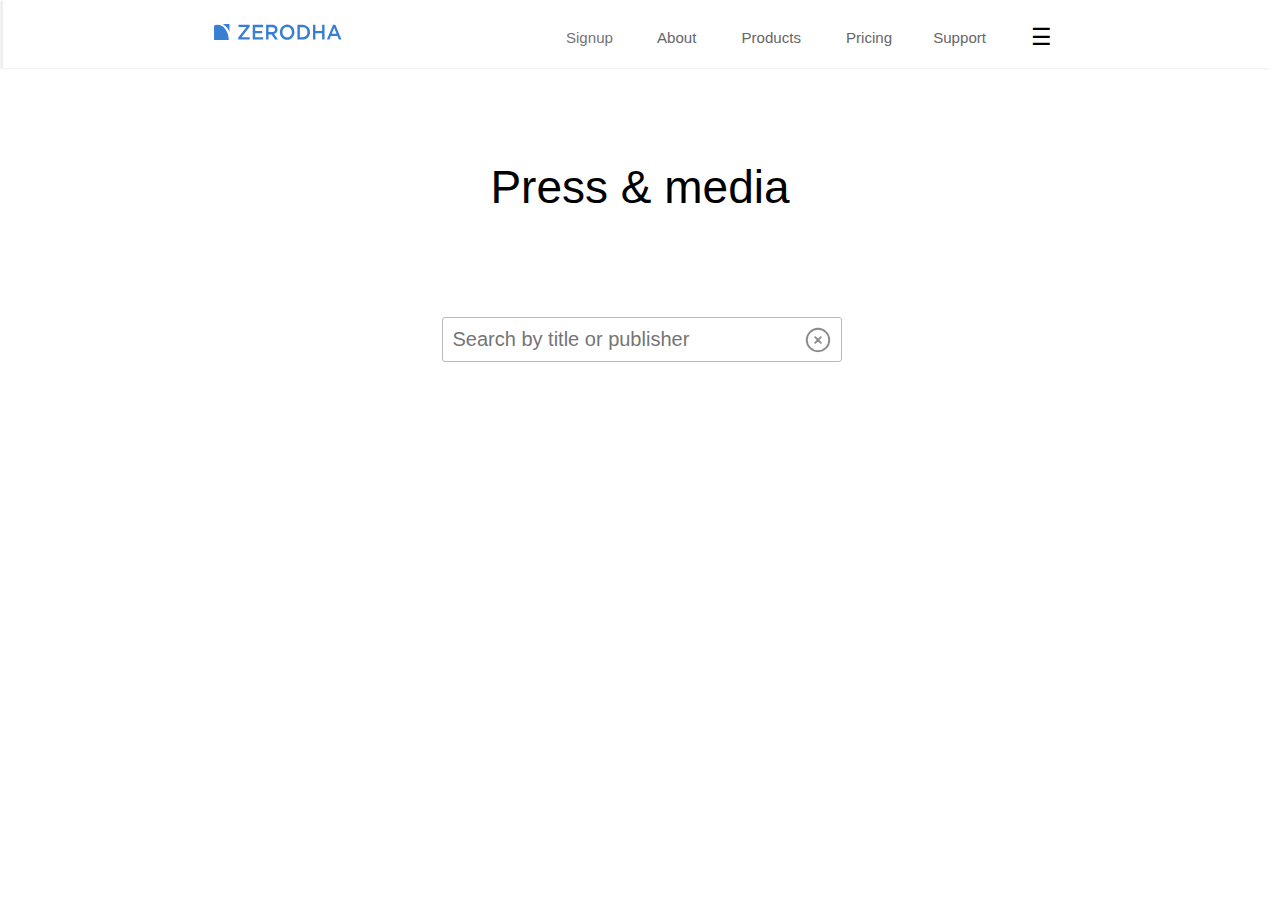
<file: main code/media.html>
<html>
    <head>
        <title>Press and media coverage - Zerodha</title>
        <link rel="icon"
        href="../main and signup/logo.png"
        type="icon type">
    </head>
    <body style="font-family: sans-serif;background-color: white;line-height: 1.7;">
        <nav class="navbar" style="display: flex;justify-content: space-between;margin-left: -5px;box-shadow: -3px 1px 2px #eee;padding-left: 210px;padding-right:240px;position: sticky;top: 0;background-color: white;margin-top:-8px;padding-top: 8px;">
            <a href="../main code/index.html"><img width="130" src="../main and signup/logo.svg" height="18px" style="padding-top: 15px;margin-bottom:-10px;"></img></a>
            <div class="nav buttons" style="display: flex;justify-content: space-between;margin-right: -20px;">
                <a onmouseover="this.style.color=' rgb(50, 122, 204)'" onmouseout="this.style.color='#666'" href="../main code/signup.html" width="1.7" style="padding-bottom: 17px;padding-left: 22px;padding-right: 22px;padding-top: 17px;color: #747373;cursor: pointer;font-size: 15.1px;text-decoration-line: none;">
                    Signup
                </a>
                <a onmouseover="this.style.color=' rgb(50, 122, 204)'" onmouseout="this.style.color='#666'" href="../main code/about.html" width="1.7" style="padding-bottom: 17px;padding-left: 22px;padding-right: 23px;padding-top: 17px;color: #666;cursor: pointer;font-size: 15.1px;text-decoration-line: none;">
                    About
                </a>
                <a onmouseover="this.style.color=' rgb(50, 122, 204)'" onmouseout="this.style.color='#666'" href="../main code/products.html" width="1.7" style="padding-bottom: 17px;padding-left: 22px;padding-right: 23px;padding-top: 17px;color: #666;cursor: pointer;font-size: 15.1px;text-decoration-line: none;">
                    Products
                </a>
                <a onmouseover="this.style.color=' rgb(50, 122, 204)'" onmouseout="this.style.color='#666'" href="../main code/priciing.html" width="1.7" style="padding-bottom: 17px;padding-left: 22px;padding-right: 19px;padding-top: 17px;color: #666;cursor: pointer;font-size: 15.1px;text-decoration-line: none;">
                    Pricing
                </a>
                <a onmouseover="this.style.color=' rgb(50, 122, 204)'" onmouseout="this.style.color='#666'" href="../mian code/support.html" width="1.7" style="padding-bottom: 17px;padding-left: 22px;padding-right: 25px;padding-top: 17px;color: #666;cursor: pointer;font-size: 15.1px;text-decoration-line: none;">
                    Support
                </a>
                <a style="font-size: 23px;margin-top: 10px;margin-left: 20px;cursor: pointer;text-decoration-line: none;">
                    &#9776</a>
            </div>
        </nav>
        <div style="display: flex;justify-content: center;font-size: 23px;margin-top: 50px;">
            <h1 style="font-weight: 400;">Press & media</h1>
        </div>
        <div style="display: flex;justify-content: center;margin-top: 60px;">
            <input id="maintext" type="search" inputmode="text" placeholder="Search by title or publisher" style="width: 400px;height: 45px;font-size: 20px;border:1px solid #b9b9b9;border-radius: 3px;padding-left: 10px;"/>
            <button onclick="document.getElementById('maintext').value = ''" style="background-color: white;border-radius: 3px;border: 0px;margin-left: -45px;margin-top: 7px;margin-bottom: 10px;cursor: pointer;">
                <svg xmlns="http://www.w3.org/2000/svg" fill="none" viewBox="0 0 24 24" stroke-width="1.5" stroke="currentColor" class="size-6" style="width: 30px;color:#8b8b8b;">
                    <path stroke-linecap="round" stroke-linejoin="round" d="m9.75 9.75 4.5 4.5m0-4.5-4.5 4.5M21 12a9 9 0 1 1-18 0 9 9 0 0 1 18 0Z" />
                </svg>
            </button>              
        </div>
    </body>
</html>
</file>
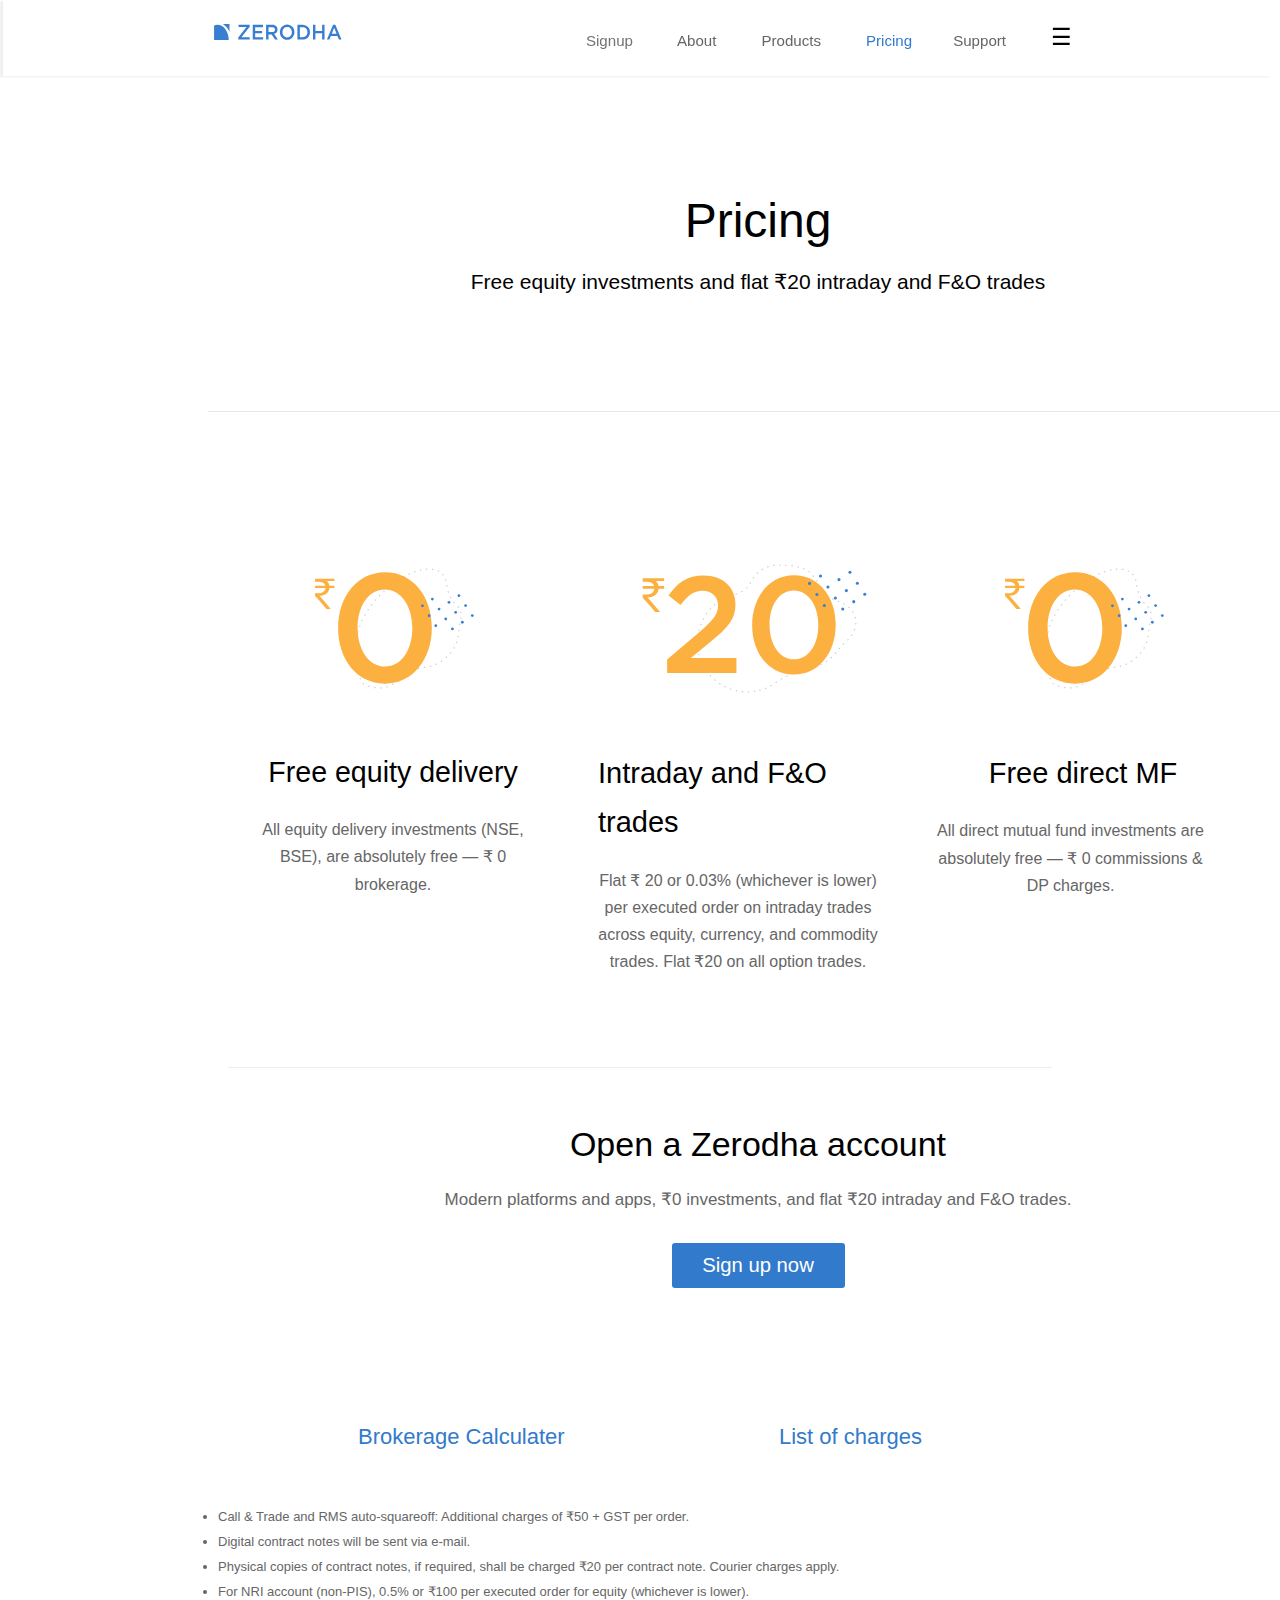
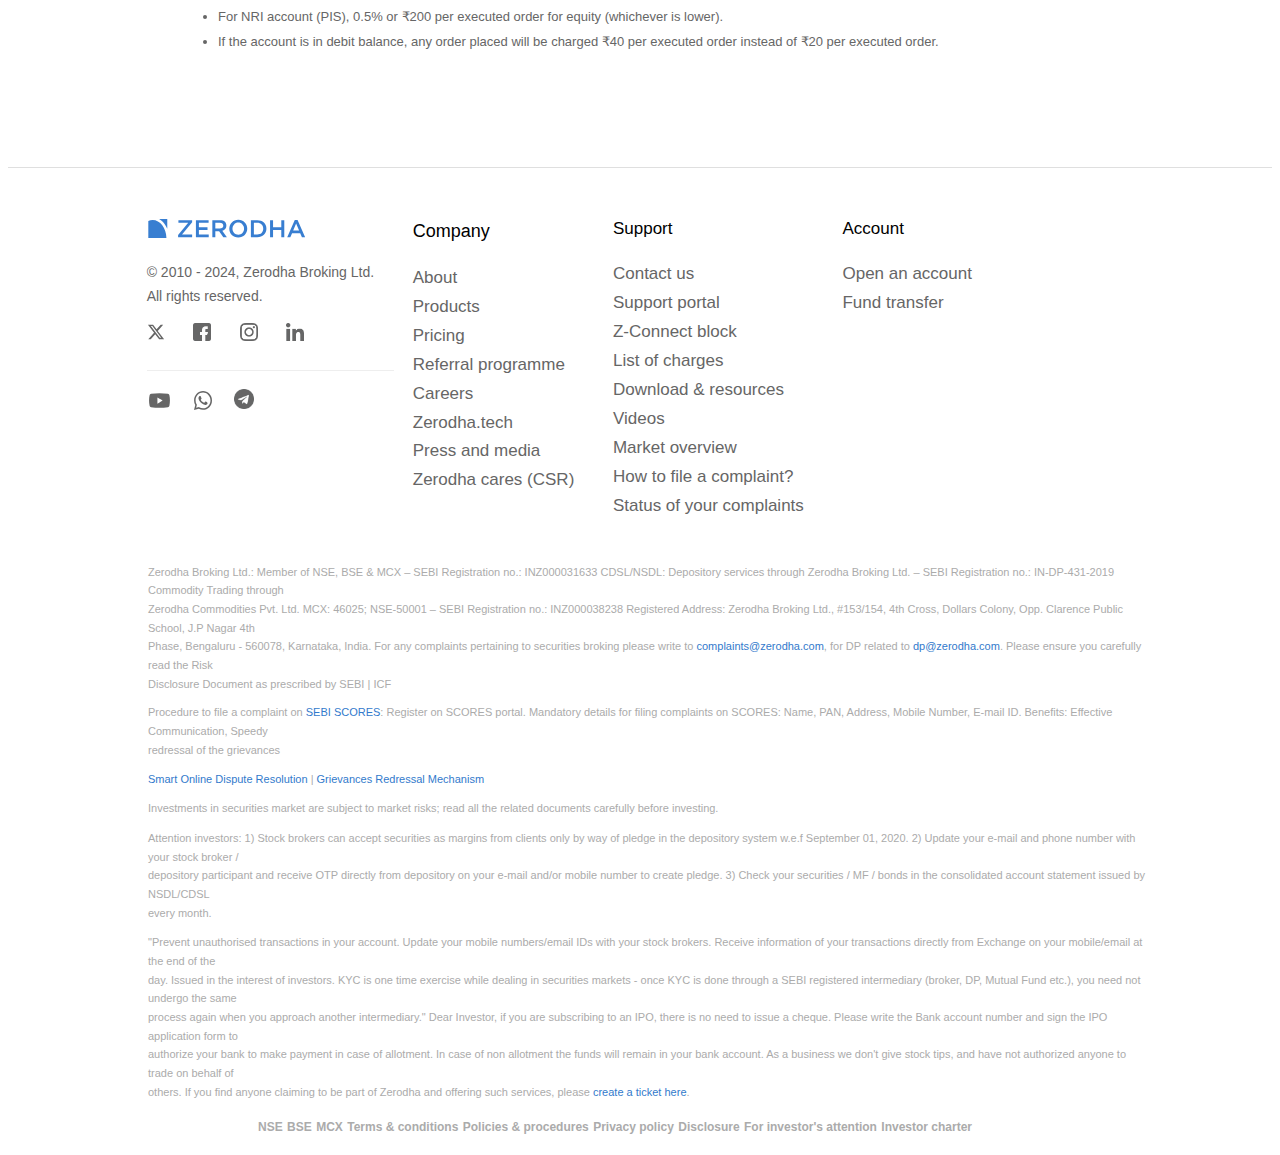
<file: main code/priciing.html>
<!DOCTYPE html>
<html style="scroll-behavior: smooth;">
    <head>
        <title>Free equity investments and low brokerage rates at flat Rs 20-Zerodha</title>
        <link rel="icon"
        href="../main and signup/logo.png"
        type="icon type">
    </head>
    <body style="font-family: sans-serif;background-color: white;line-height: 1.7;">
        <nav class="navbar" style="display: flex;justify-content: space-between;margin-left: -5px;box-shadow: -3px 1px 2px #eee;padding-left: 210px;padding-right:240px;position: sticky;top: 0;background-color: white;margin-top:-8px;padding-top: 8px;">
            <a href="../main code/index.html"><img width="130" src="../main and signup/logo.svg" height="18px" style="padding-top: 15px;margin-bottom:-10px;"></img></a>
            <div class="nav buttons" style="display: flex;justify-content: space-between;margin-right: -40px;">
                <a onmouseover="this.style.color=' rgb(50, 122, 204)'" onmouseout="this.style.color='#666'" href="../main code/signup.html" width="1.7" style="padding-bottom: 22px;padding-left: 22px;padding-right: 22px;padding-top: 20px;color: #747373;cursor: pointer;font-size: 15.1px;text-decoration-line: none;">
                    Signup
                </a>
                <a onmouseover="this.style.color=' rgb(50, 122, 204)'" onmouseout="this.style.color='#666'" href="../main code/about.html" width="1.7" style="padding-bottom: 22px;padding-left: 22px;padding-right: 23px;padding-top: 20px;color: #666;cursor: pointer;font-size: 15.1px;text-decoration-line: none;">
                    About
                </a>
                <a onmouseover="this.style.color=' rgb(50, 122, 204)'" onmouseout="this.style.color='#666'" href="../main code/products.html" width="1.7" style="padding-bottom: 22px;padding-left: 22px;padding-right: 23px;padding-top: 20px;color: #666;cursor: pointer;font-size: 15.1px;text-decoration-line: none;">
                    Products
                </a>
                <a href="../main code/priciing.html" width="1.7" style="padding-bottom: 22px;padding-left: 22px;padding-right: 19px;padding-top: 20px;color: rgb(50, 122, 204);cursor: pointer;font-size: 15.1px;text-decoration-line: none;">
                    Pricing
                </a>
                <a onmouseover="this.style.color=' rgb(50, 122, 204)'" onmouseout="this.style.color='#666'" href="../main code/support.html" width="1.7" style="padding-bottom: 22px;padding-left: 22px;padding-right: 25px;padding-top: 20px;color: #666;cursor: pointer;font-size: 15.1px;text-decoration-line: none;">
                    Support
                </a>
                <a style="font-size: 23px;margin-top: 10px;margin-left: 20px;cursor: pointer;text-decoration-line: none;">
                    &#9776</a>
            </div>
        </nav>
        <br/>
        <br/>
        <div style="margin-top: 100px;border-bottom: 1px solid #e6e6e6;margin-left: 200px;margin-right: 200px;padding-bottom: 76px;border-width: thin;width: 1100px;line-height: 1.7;">
            <h1 style="display: flex;justify-content: center;font-weight: 400;font-size: 48px;margin-top: -50px;text-align: center;">
                Pricing
            </h1>
            <h5 style="display: flex;justify-content: center;font-weight: 200;font-size: 21px;margin-top: -30px;">
                Free equity investments and flat ₹20 intraday and F&O trades
            </h5>
        </div>
        <br/>
        <br/>
        <br/>
        <br/>
        <div style="display: flex;justify-content: space-between;margin-left: 220px;margin-right: 220px;line-height: 1.7;padding-bottom: 60px;border-bottom: 1px solid #eee;">
            <figure>
                <img src="../Pricing Pics/pricing1.svg" width="250px"/>
                <h1 style="display: flex;justify-content: center;font-size: 28.6px;font-weight: 500;text-align: center;">
                    Free equity delivery
                </h1>
                <p style="display: flex;justify-content: center;color: #666;text-align: center;margin-right: -20px;margin-left: -20px;">
                    All equity delivery investments (NSE, BSE), are absolutely free — ₹ 0 brokerage.
                </p>
            </figure>
            <figure>
                <img src="../Pricing Pics/pricing2.svg" width="250px" style="margin-left: 30px;"/>
                <h1 style="display: flex;justify-content: center;font-size: 29px;font-weight: 500;">
                    Intraday and F&O trades
                </h1>
                <p style="display: flex;justify-content: center;color: #666;text-align: center;">
                    Flat ₹ 20 or 0.03% (whichever is lower) per executed order on intraday trades across equity, currency, and commodity trades. Flat ₹20 on all option trades.
                </p>
            </figure>
            <figure>
                <img src="../Pricing Pics/pricing1.svg" width="250px"/>
                <h1 style="display: flex;justify-content: center;font-size: 29px;font-weight: 500;text-align: center;">
                    Free direct MF
                </h1>
                <p style="display: flex;justify-content: center;color: #666;text-align: center;margin-left: -25px;">
                    All direct mutual fund investments are absolutely free — ₹ 0 commissions & DP charges.
                </p>
            </figure>
        </div>
        <br/>
        <div style="margin-top: 70px;margin-left: 200px;margin-right: 200px;padding-bottom: 76px;border-width: thin;width: 1100px;line-height: 1.7;">
            <h1 style="display: flex;justify-content: center;font-weight: 400;font-size: 34px;margin-top: -50px;text-align: center;">
                Open a Zerodha account
            </h1>
            <h5 style="display: flex;justify-content: center;font-weight: 200;font-size: 17px;margin-top: -30px;color: #666;padding-top: 20px;">
                Modern platforms and apps, ₹0 investments, and flat ₹20 intraday and F&O trades.
            </h5>
            <div style="display: flex;justify-content:center;margin-top: 20px">
                <button  onmouseover="this.style.background='black'" onmouseout="this.style.background='rgb(50, 122, 204)'" style="width: 173px;padding: 10.7px;cursor: pointer;background: rgb(50, 122, 204);color:white;border: none;border-radius: 3px;font-size: 20.3px;">
                    <a href="../main code/signup2.html" style="width: 173px;padding: 10.7px;cursor: pointer;color:white;border: none;border-radius: 3px;font-size: 20.3px;text-decoration-line: none;">
                        Sign up now
                    </a>
                </button>
            </div>
        </div>
        <br/>
        <br/>
        <div style="display: flex;justify-content: space-between;margin-left: 350px;margin-right: 350px;">
            <a onmouseover="this.style.color='black'" onmouseout="this.style.color='rgb(50, 122, 204)'" href="https://zerodha.com/brokerage-calculator#tab-equities" style="cursor: pointer;text-decoration-line: none;color: rgb(50, 122, 204);font-size: 22px;">
                Brokerage Calculater
            </a>
            <a onmouseover="this.style.color='black'" onmouseout="this.style.color='rgb(50, 122, 204)'" href="https://zerodha.com/charges#tab-equities" style="cursor: pointer;text-decoration-line: none;color: rgb(50, 122, 204);font-size: 22px;">
                List of charges
            </a>
        </div>
        <br/>
        <ul style="margin-left: 170px;line-height: 1.7;color: #666;font-size: 13px;padding-top: 10px;">
            <li style="padding-bottom: 3px;">Call & Trade and RMS auto-squareoff: Additional charges of ₹50 + GST per order.</li>
            <li style="padding-bottom: 3px;">Digital contract notes will be sent via e-mail.</li>
            <li style="padding-bottom: 3px;">Physical copies of contract notes, if required, shall be charged ₹20 per contract note. Courier charges apply.</li>
            <li style="padding-bottom: 3px;">For NRI account (non-PIS), 0.5% or ₹100 per executed order for equity (whichever is lower).</li>
            <li style="padding-bottom: 3px;">For NRI account (PIS), 0.5% or ₹200 per executed order for equity (whichever is lower).</li>
            <li style="padding-bottom: 3px;">If the account is in debit balance, any order placed will be charged ₹40 per executed order instead of ₹20 per executed order.</li>
        </ul>
        <br/>
        <footer style="margin-top: 70px;">
            <div style="display: flex;justify-content: space-between;text-align: left;border-top: 1px solid #dfdfdf;margin-left: 0px;padding-right: 300px;padding-top: 50px;color: #666;padding-bottom: 10px;">
                <br/>
                <div>
                    <img src="../main and signup/logo.svg" width="160px"/>
                    <p style="font-size: 14px;color: #666;">
                        © 2010 - 2024, Zerodha Broking Ltd.<br>All rights reserved.
                    </p>
                    <div style="display: flex;justify-content: space-between;padding-right: 90px;padding-bottom: 20px;border-bottom: 1px solid #eee;border-width: thin;margin-right: -20px;">
                        <a style="cursor: pointer;text-decoration-line: none;"><img src="../footer logos/x small.svg" width="18px"/></a>
                        <a style="cursor: pointer;text-decoration-line: none;"><img src="../footer logos/faceook grey.png" width="18px"/></a>
                        <a style="cursor: pointer;text-decoration-line: none;"><img src="../footer logos/instagram grey.png" width="18px"/></a>
                        <a style="cursor: pointer;text-decoration-line: none;"><img src="../footer logos/linkedin grey.png" width="18px"/></a>
                    </div>
                    <div style="display: flex;justify-content: space-between;margin-right: 120px;padding-top: 20px;">
                        <a style="cursor: pointer;text-decoration-line: none;margin-top: -3px;"><img src="../footer logos/youtube small.svg" width="25px"/></a>
                        <a style="cursor: pointer;text-decoration-line: none;"><img src="../footer logos/whatsapp small.svg" width="18px"/></a>
                        <a style="cursor: pointer;text-decoration-line: none;margin-top: -2px;"><img src="../footer logos/telegram grey.png" width="20px"/></a>
                    </div>
                </div>
                <div style="text-align: left;margin-left: -100px;margin-top: -20px;font-size: 17px;font-weight: 400;">
                    <p style="color: black;font-size: 18px;font-weight: 500;">
                        Company
                    </p>
                    <a href="../main code/about.html" onmouseover="this.style.color='rgb(50, 122, 204)'" onmouseout="this.style.color='#666'" style="cursor: pointer;text-decoration-line: none;color: #666;">
                        About
                    </a>
                    <br>
                    <a href="../main code/products.html" onmouseover="this.style.color='rgb(50, 122, 204)'" onmouseout="this.style.color='#666'" style="cursor: pointer;text-decoration-line: none;color: #666;">
                        Products
                    </a>
                    <br>
                    <a href="../main code/priciing.html" onmouseover="this.style.color='rgb(50, 122, 204)'" onmouseout="this.style.color='#666'" style="cursor: pointer;text-decoration-line: none;color: #666;">
                        Pricing
                    </a>
                    <br>
                    <a onmouseover="this.style.color='rgb(50, 122, 204)'" onmouseout="this.style.color='#666'" style="cursor: pointer;text-decoration-line: none;color: #666;">
                        Referral programme
                    </a>
                    <br>
                    <a>
                        Careers
                    </a>
                    <br>
                    <a onmouseover="this.style.color='rgb(50, 122, 204)'" onmouseout="this.style.color='#666'" style="cursor: pointer;text-decoration-line: none;color: #666;">
                        Zerodha.tech
                    </a>
                    <br>
                    <a onmouseover="this.style.color='rgb(50, 122, 204)'" onmouseout="this.style.color='#666'" style="cursor: pointer;text-decoration-line: none;color: #666;">
                        Press and media
                    </a>
                    <br>
                    <a onmouseover="this.style.color='rgb(50, 122, 204)'" onmouseout="this.style.color='#666'" style="cursor: pointer;text-decoration-line: none;color: #666;">
                        Zerodha cares (CSR)
                    </a>
                </div>
                <div style="text-align: left;margin-left: -100px;margin-top: -20px;font-size: 17px;font-weight: 400;">
                    <p style="color: black;">
                        Support
                    </p>
                    <a onmouseover="this.style.color='rgb(50, 122, 204)'" onmouseout="this.style.color='#666'" style="cursor: pointer;text-decoration-line: none;color: #666;">
                        Contact us
                    </a>
                    <br>
                    <a onmouseover="this.style.color='rgb(50, 122, 204)'" onmouseout="this.style.color='#666'" style="cursor: pointer;text-decoration-line: none;color: #666;">
                        Support portal
                    </a>
                    <br>
                    <a onmouseover="this.style.color='rgb(50, 122, 204)'" onmouseout="this.style.color='#666'" style="cursor: pointer;text-decoration-line: none;color: #666;">
                        Z-Connect block
                    </a>
                    <br>
                    <a onmouseover="this.style.color='rgb(50, 122, 204)'" onmouseout="this.style.color='#666'" style="cursor: pointer;text-decoration-line: none;color: #666;">
                        List of charges
                    </a>
                    <br>
                    <a onmouseover="this.style.color='rgb(50, 122, 204)'" onmouseout="this.style.color='#666'" style="cursor: pointer;text-decoration-line: none;color: #666;">
                        Download & resources
                    </a>
                    <br>
                    <a onmouseover="this.style.color='rgb(50, 122, 204)'" onmouseout="this.style.color='#666'" style="cursor: pointer;text-decoration-line: none;color: #666;">
                        Videos
                    </a>
                    <br>
                    <a onmouseover="this.style.color='rgb(50, 122, 204)'" onmouseout="this.style.color='#666'" style="cursor: pointer;text-decoration-line: none;color: #666;">
                        Market overview
                    </a>
                    <br>
                    <a onmouseover="this.style.color='rgb(50, 122, 204)'" onmouseout="this.style.color='#666'" style="cursor: pointer;text-decoration-line: none;color: #666;">
                        How to file a complaint?
                    </a>
                    <br>
                    <a onmouseover="this.style.color='rgb(50, 122, 204)'" onmouseout="this.style.color='#666'" style="cursor: pointer;text-decoration-line: none;color: #666;">
                        Status of your complaints
                    </a>
                </div>
                <div style="text-align: left;margin-left: -100px;margin-top: -20px;font-size: 17px;font-weight: 400;">
                    <p style="color: black;">
                        Account
                    </p>
                    <a onmouseover="this.style.color='rgb(50, 122, 204)'" onmouseout="this.style.color='#666'" style="cursor: pointer;text-decoration-line: none;color: #666;">
                        Open an account
                    </a>
                    <br>
                    <a onmouseover="this.style.color='rgb(50, 122, 204)'" onmouseout="this.style.color='#666'" style="cursor: pointer;text-decoration-line: none;color: #666;">
                        Fund transfer
                    </a>
                </div>
            </div>
            <br/>
            <div style="font-size: 11px;color:#ababab;margin-left: 140px;margin-right: 120px;">
                <div style="margin-top: 5px;">
                    <span>Zerodha Broking Ltd.: Member of NSE, BSE​ &​ MCX – SEBI Registration no.: INZ000031633 CDSL/NSDL: Depository services through Zerodha Broking Ltd. – SEBI Registration no.: IN-DP-431-2019 Commodity Trading through<br>Zerodha Commodities Pvt. Ltd. MCX: 46025; NSE-50001 – SEBI Registration no.: INZ000038238 Registered Address: Zerodha Broking Ltd., #153/154, 4th Cross, Dollars Colony, Opp. Clarence Public School, J.P Nagar 4th<br>Phase, Bengaluru - 560078, Karnataka, India. For any complaints pertaining to securities broking please write to </spam>
                    <span><a onmouseover="this.style.color='black'" onmouseout="this.style.color='rgb(50, 122, 204)'" style="cursor: pointer;color: rgb(50, 122, 204);text-decoration-line: none;">complaints@zerodha.com</a>,</span>
                    <span> for DP related to </span>
                    <span><a onmouseover="this.style.color='black'" onmouseout="this.style.color='rgb(50, 122, 204)'" style="cursor: pointer;color: rgb(50, 122, 204);text-decoration-line: none;">dp@zerodha.com</a>.</span>
                    <span> Please ensure you carefully read the Risk<br>Disclosure Document as prescribed by SEBI | ICF</span>
                </div>
                <div style="margin-top: 10px;">
                    <span>Procedure to file a complaint on </span>
                    <span><a onmouseover="this.style.color='black'" onmouseout="this.style.color='rgb(50, 122, 204)'" style="cursor: pointer;color: rgb(50, 122, 204);text-decoration-line: none;">SEBI SCORES</a>:</span>
                    <span> Register on SCORES portal. Mandatory details for filing complaints on SCORES: Name, PAN, Address, Mobile Number, E-mail ID. Benefits: Effective Communication, Speedy<br>redressal of the grievances</span>
                </div>
                <div style="margin-top: 10px;">
                    <span><a onmouseover="this.style.color='black'" onmouseout="this.style.color='rgb(50, 122, 204)'" style="cursor: pointer;color: rgb(50, 122, 204);text-decoration-line: none;">Smart Online Dispute Resolution</a></span>
                    <span> | </span>
                    <spna><a onmouseover="this.style.color='black'" onmouseout="this.style.color='rgb(50, 122, 204)'" style="cursor: pointer;color: rgb(50, 122, 204);text-decoration-line: none;">Grievances Redressal Mechanism</a></span>
                </div>
                <div style="margin-top: 5px;">
                    <p>Investments in securities market are subject to market risks; read all the related documents carefully before investing.</p>
                </div>
                <div style="margin-top: 5px;">
                    <p>Attention investors: 1) Stock brokers can accept securities as margins from clients only by way of pledge in the depository system w.e.f September 01, 2020. 2) Update your e-mail and phone number with your stock broker /<br>depository participant and receive OTP directly from depository on your e-mail and/or mobile number to create pledge. 3) Check your securities / MF / bonds in the consolidated account statement issued by NSDL/CDSL<br>every month.</p>
                </div>
                <div style="margin-top: 5px;">
                    <span>"Prevent unauthorised transactions in your account. Update your mobile numbers/email IDs with your stock brokers. Receive information of your transactions directly from Exchange on your mobile/email at the end of the<br>day. Issued in the interest of investors. KYC is one time exercise while dealing in securities markets - once KYC is done through a SEBI registered intermediary (broker, DP, Mutual Fund etc.), you need not undergo the same<br>process again when you approach another intermediary." Dear Investor, if you are subscribing to an IPO, there is no need to issue a cheque. Please write the Bank account number and sign the IPO application form to<br>authorize your bank to make payment in case of allotment. In case of non allotment the funds will remain in your bank account. As a business we don't give stock tips, and have not authorized anyone to trade on behalf of<br>others. If you find anyone claiming to be part of Zerodha and offering such services, please </span>
                    <span><a onmouseover="this.style.color='black'" onmouseout="this.style.color='rgb(50, 122, 204)'" style="cursor: pointer;color: rgb(50, 122, 204);text-decoration-line: none;">create a ticket here</a>.</span>
                </div>
                <div style="display: flex;justify-content: space-between;margin-left: 110px;margin-right: 180px;color: #ababab;padding-bottom: 10px;margin-top: 15px;">
                    <a onmouseover="this.style.color='rgb(50, 122, 204)'" onmouseout="this.style.color='#ababab'" style="font-size: 12px;cursor: pointer;font-weight: bold;">NSE</a>
                    <a onmouseover="this.style.color='rgb(50, 122, 204)'" onmouseout="this.style.color='#ababab'" style="font-size: 12px;cursor: pointer;font-weight: bold;">BSE</a>
                    <a onmouseover="this.style.color='rgb(50, 122, 204)'" onmouseout="this.style.color='#ababab'" style="font-size: 12px;cursor: pointer;font-weight: bold;">MCX</a>
                    <a onmouseover="this.style.color='rgb(50, 122, 204)'" onmouseout="this.style.color='#ababab'" style="font-size: 12px;cursor: pointer;font-weight: bold;">Terms & conditions</a>
                    <a onmouseover="this.style.color='rgb(50, 122, 204)'" onmouseout="this.style.color='#ababab'" style="font-size: 12px;cursor: pointer;font-weight: bold;">Policies & procedures</a>
                    <a onmouseover="this.style.color='rgb(50, 122, 204)'" onmouseout="this.style.color='#ababab'" style="font-size: 12px;cursor: pointer;font-weight: bold;">Privacy policy</a>
                    <a onmouseover="this.style.color='rgb(50, 122, 204)'" onmouseout="this.style.color='#ababab'" style="font-size: 12px;cursor: pointer;font-weight: bold;">Disclosure</a>
                    <a onmouseover="this.style.color='rgb(50, 122, 204)'" onmouseout="this.style.color='#ababab'" style="font-size: 12px;cursor: pointer;font-weight: bold;">For investor's attention</a>
                    <a onmouseover="this.style.color='rgb(50, 122, 204)'" onmouseout="this.style.color='#ababab'" style="font-size: 12px;cursor: pointer;font-weight: bold;">Investor charter</a>
                </div>
            </div>
        </footer>
    </body>
</html>
</file>
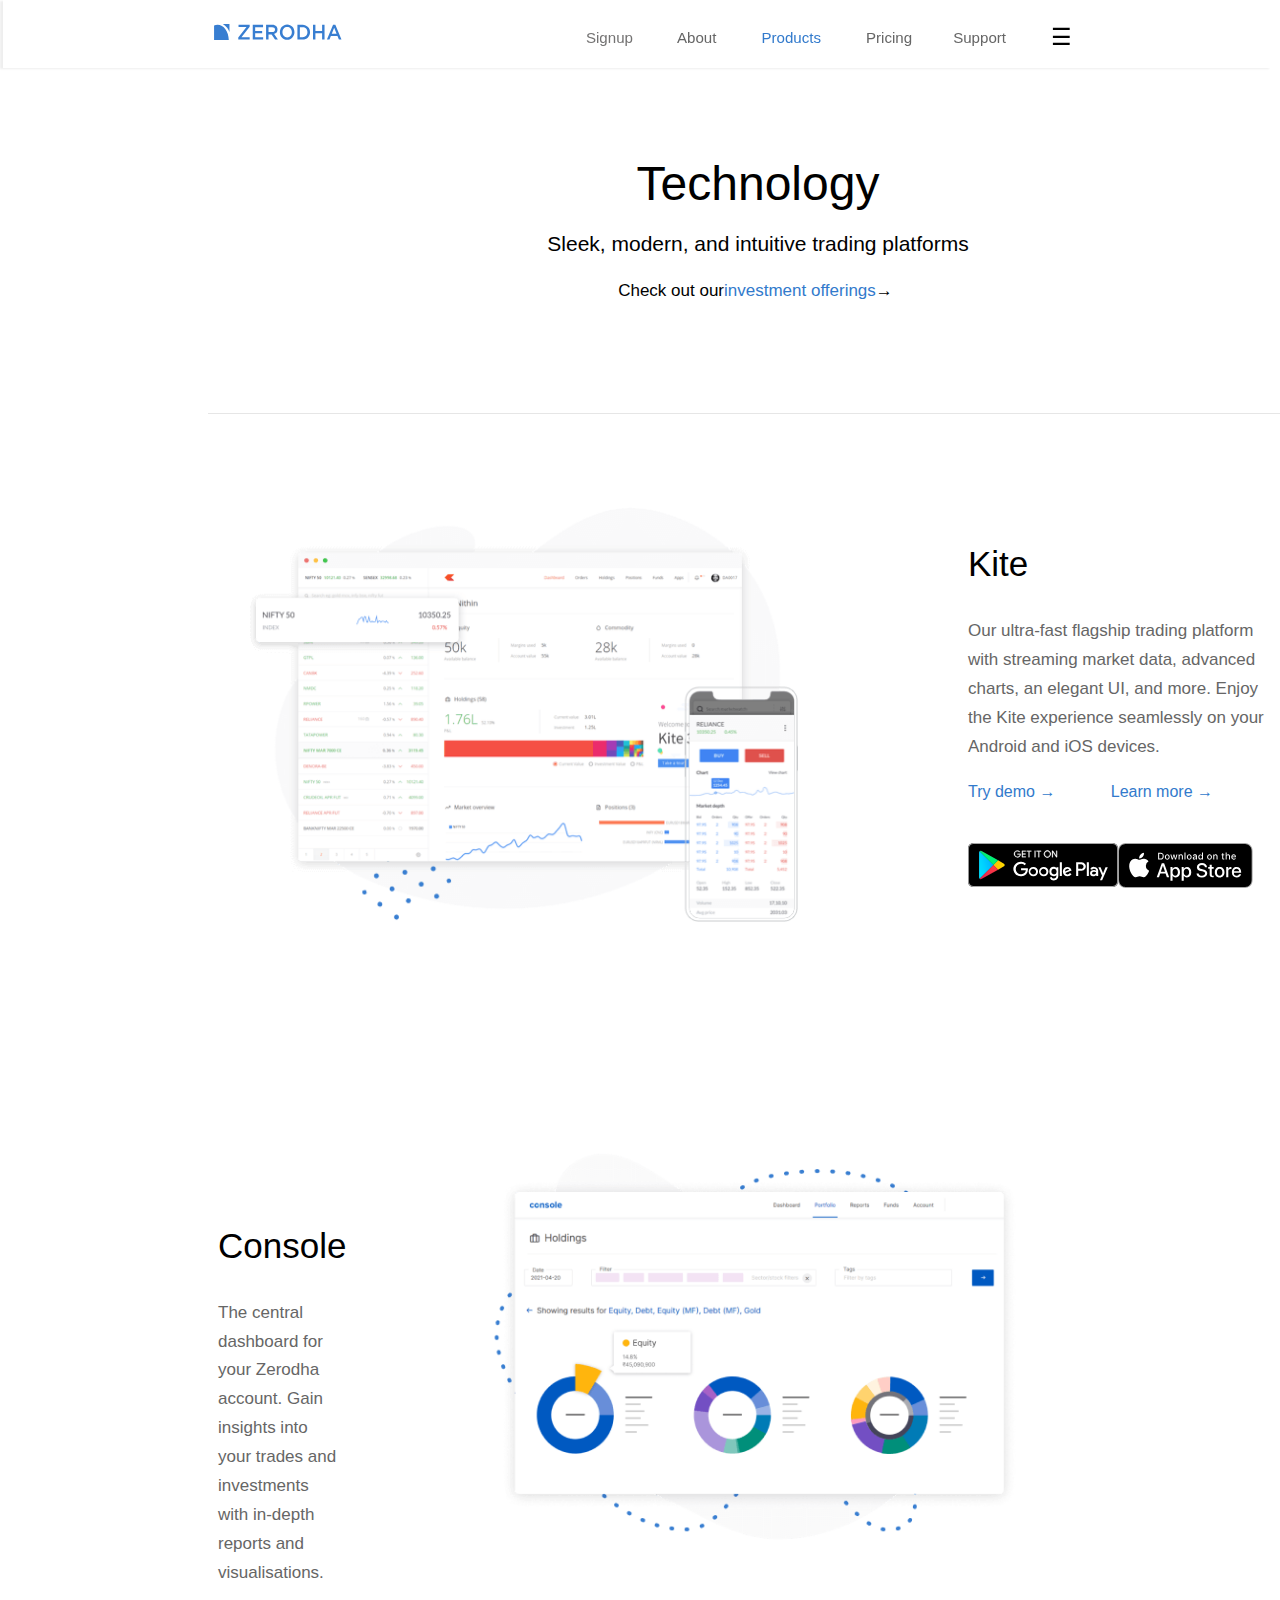
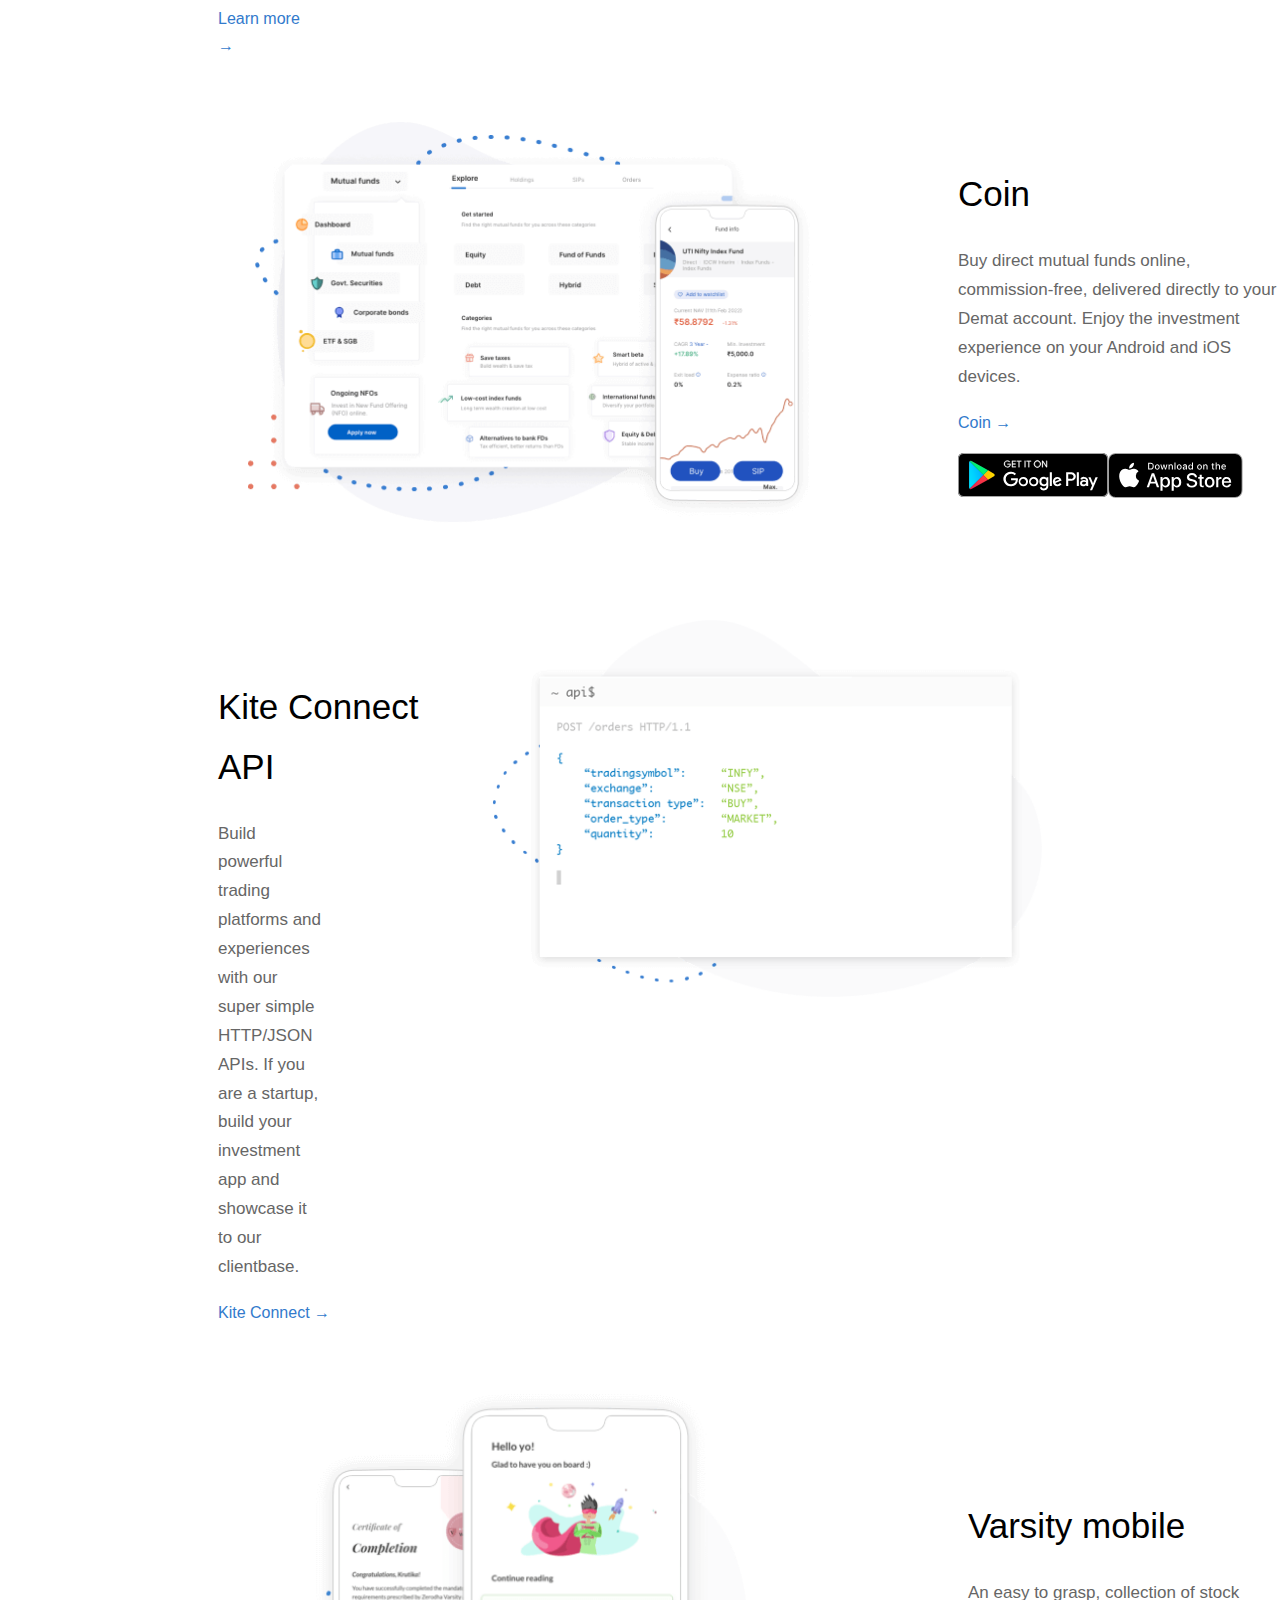
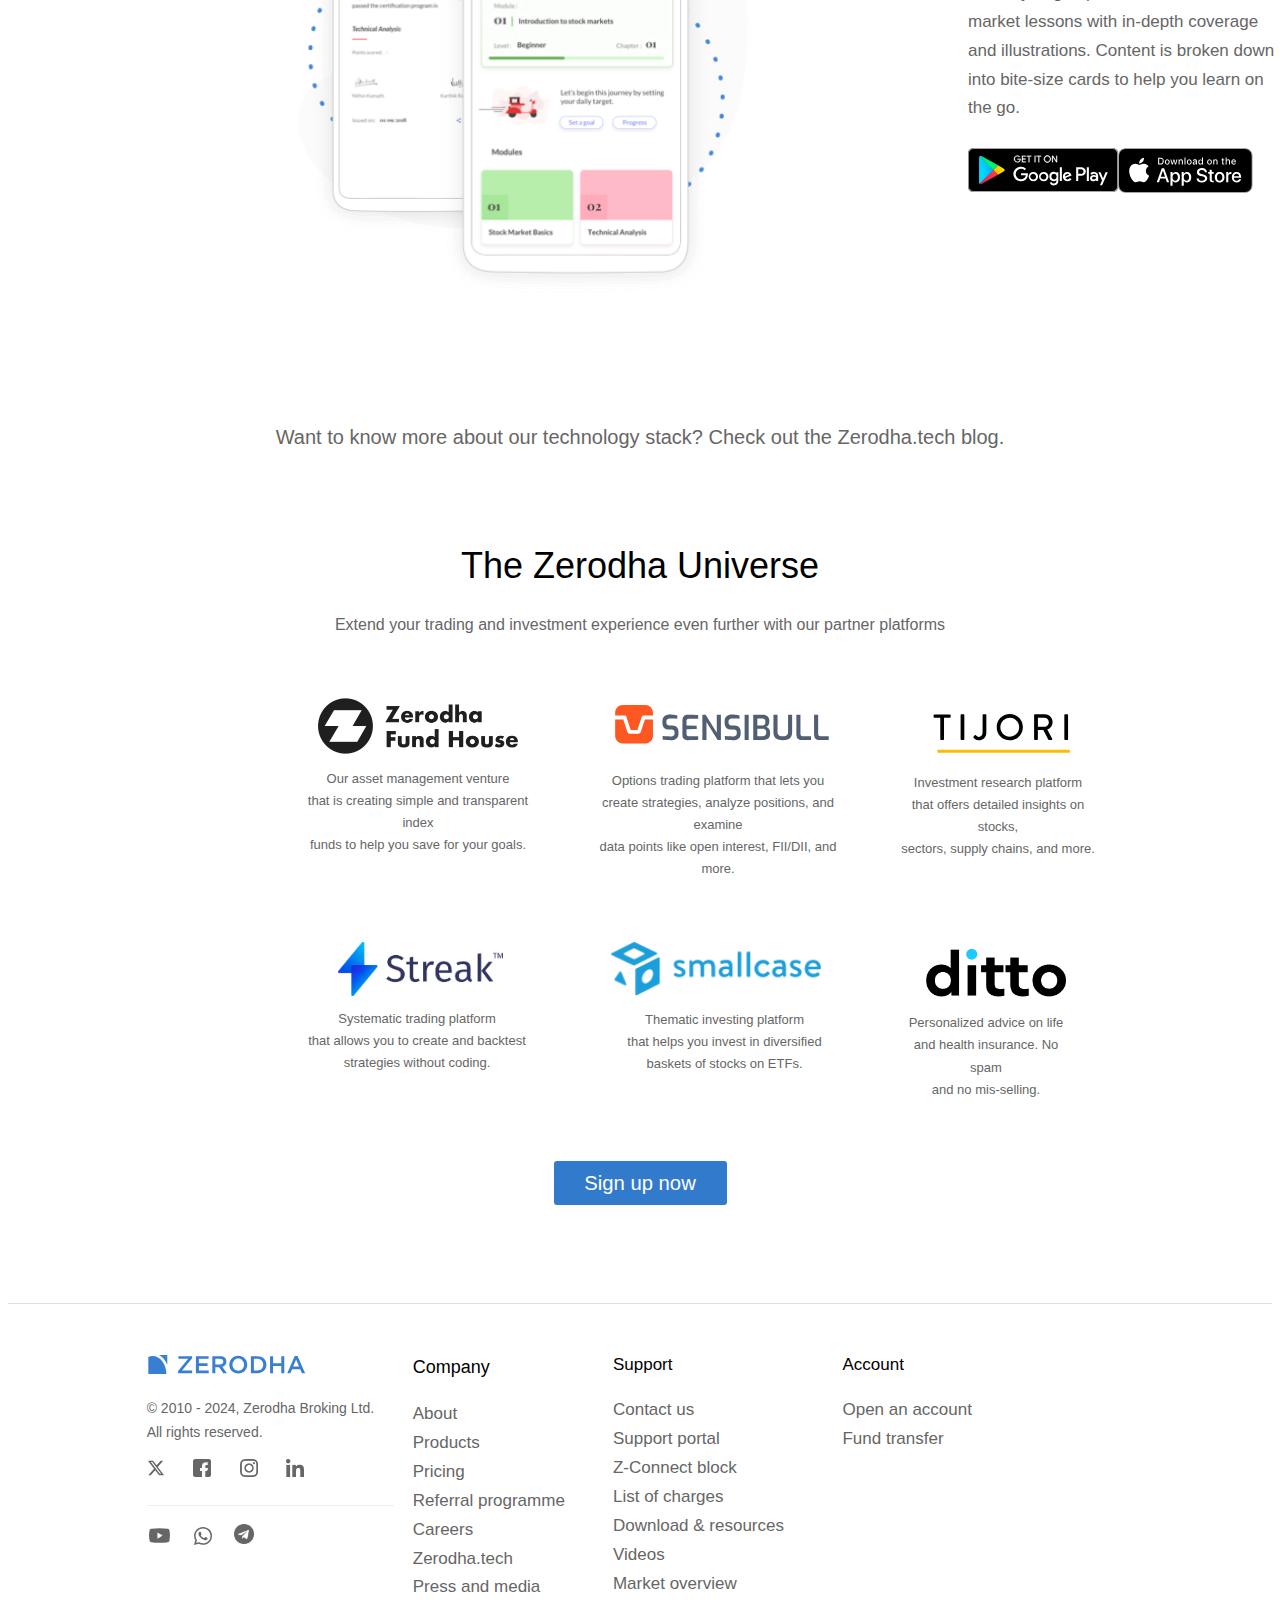
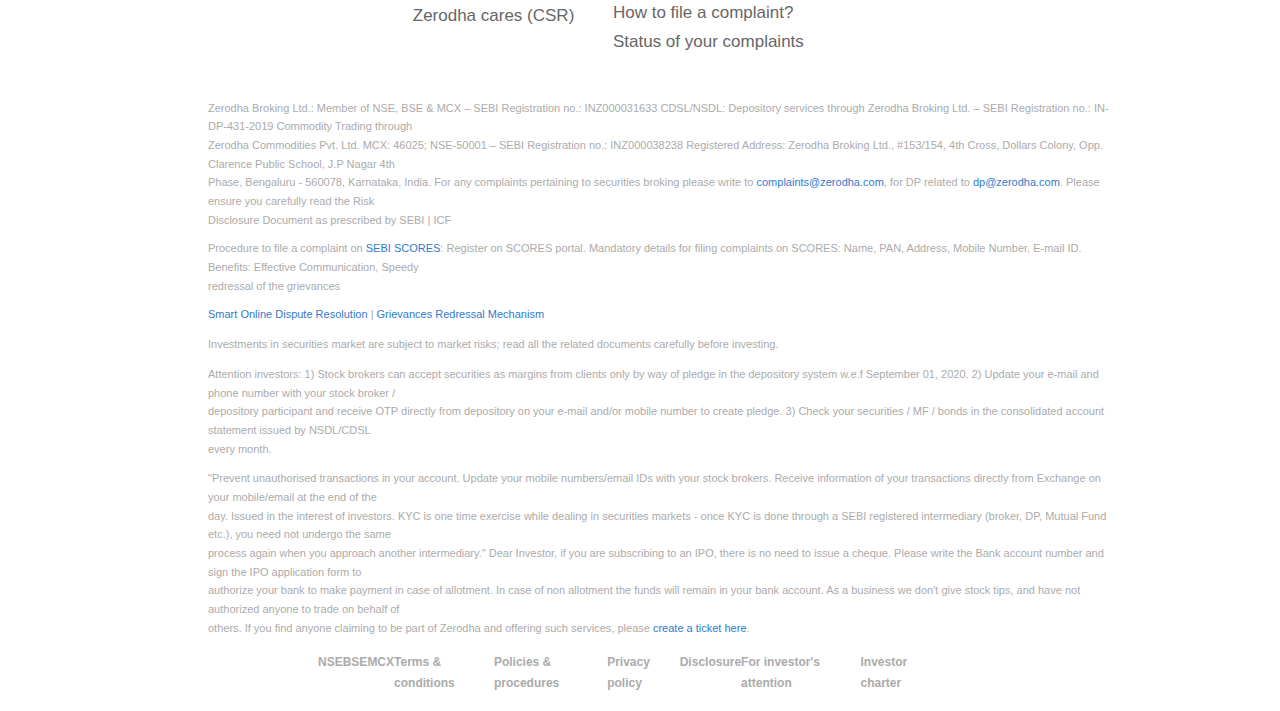
<file: main code/products.html>
<!DOCTYPE html>
<html style="scroll-behavior: smooth;">
    <head>
        <title>Our technology, teding platforms and investment apps - Zerodha</title>
        <link rel="icon"
        href="../main and signup/logo.png"
        type="icon type">
    </head>
    <body style="font-family: sans-serif;background-color: white;line-height: 1.7;scroll-behavior: smooth;">
        <nav class="navbar" style="display: flex;justify-content: space-between;margin-left: -5px;box-shadow: -3px 1px 2px #eee;padding-left: 210px;padding-right:240px;position: sticky;top: 0;background-color: white;margin-top:-8px;padding-top: 8px;">
            <a href="../main code/index.html"><img width="130" src="../main and signup/logo.svg" height="18px" style="padding-top: 15px;margin-bottom:-10px;"></img></a>
            <div class="nav buttons" style="display: flex;justify-content: space-between;margin-right: -40px;">
                <a onmouseover="this.style.color=' rgb(50, 122, 204)'" onmouseout="this.style.color='#666'" href="../main code/signup.html" width="1.7" style="padding-bottom: 17px;padding-left: 22px;padding-right: 22px;padding-top: 17px;color: #747373;cursor: pointer;font-size: 15.1px;text-decoration-line: none;">
                    Signup
                </a>
                <a onmouseover="this.style.color=' rgb(50, 122, 204)'" onmouseout="this.style.color='#666'" href="../main code/about.html" width="1.7" style="padding-bottom: 17px;padding-left: 22px;padding-right: 23px;padding-top: 17px;color: #666;cursor: pointer;font-size: 15.1px;text-decoration-line: none;">
                    About
                </a>
                <a href="../main code/products.html" width="1.7" style="padding-bottom: 17px;padding-left: 22px;padding-right: 23px;padding-top: 17px;color: rgb(50, 122, 204);cursor: pointer;font-size: 15.1px;text-decoration-line: none;">
                    Products
                </a>
                <a onmouseover="this.style.color=' rgb(50, 122, 204)'" onmouseout="this.style.color='#666'" href="../main code/priciing.html" width="1.7" style="padding-bottom: 17px;padding-left: 22px;padding-right: 19px;padding-top: 17px;color: #666;cursor: pointer;font-size: 15.1px;text-decoration-line: none;">
                    Pricing
                </a>
                <a onmouseover="this.style.color=' rgb(50, 122, 204)'" onmouseout="this.style.color='#666'" href="../main code/support.html" width="1.7" style="padding-bottom: 17px;padding-left: 22px;padding-right: 25px;padding-top: 17px;color: #666;cursor: pointer;font-size: 15.1px;text-decoration-line: none;">
                    Support
                </a>
                <a style="font-size: 23px;margin-top: 10px;margin-left: 20px;cursor: pointer;text-decoration-line: none;">
                    &#9776</a>
            </div>
        </nav>
        <div style="margin-top: 125px;border-bottom: 1px solid #e6e6e6;margin-left: 200px;margin-right: 200px;padding-bottom: 90px;border-width: thin;width: 1100px;line-height: 1.7;">
            <h1 style="display: flex;justify-content: center;font-weight: 400;font-size: 48px;margin-top: -50px;text-align: center;">
                Technology
            </h1>
            <h5 style="display: flex;justify-content: center;font-weight: 200;font-size: 21px;margin-top: -30px;">
                Sleek, modern, and intuitive trading platforms
            </h5>
            <p style="display: flex;justify-content: center;font-weight: 200;font-size: 17px;margin-top: -20px;margin-right: 5px;line-height: 1.7;">
                <span>Check out our  </span>
                <span><a href="../main code/priciing.html" onmouseover="this.style.color='black'" onmouseout="this.style.color='rgb(50, 122, 204)'" style="color: rgb(50, 122, 204);text-decoration-line: none;"> investment offerings </a></span>
                <span>  →</span>
            </p>
        </div>
        <br/>
        <br/>
        <br/>
        <div style="display: flex;justify-content: space-between;margin-left: 200px;margin-right: 170px;margin-top: -5px;">
            <div>
                <figure>
                    <a style="cursor: pointer;"><img src="../Product Pics/kite.png" width="550px"/></a>
                </figure>
            </div>
            <div style="padding-left: 130px;padding-top: 20px;">
                <h1 style="font-weight: 400;font-size: 35px;">
                    Kite
                </h1>
                <p style="margin-top: -15px;color: #666;margin-top: 20px;margin-right: 42px;font-size: 17px;">
                    Our ultra-fast flagship trading platform with streaming market data, advanced charts, an elegant UI, and more. Enjoy the Kite experience seamlessly on your Android and iOS devices.
                </p>
                <div style="display: flex;justify-content: space-between;">
                    <a href="" onmouseover="this.style.color='black'" onmouseout="this.style.color='rgb(50, 122, 204)'" style="text-decoration-line: none;color: rgb(50, 122, 204);cursor: pointer;">
                        Try demo →
                    </a>
                    <a href="" onmouseover="this.style.color='black'" onmouseout="this.style.color='rgb(50, 122, 204)'" style="text-decoration-line: none;color: rgb(50, 122, 204);cursor: pointer;padding-right: 110px;">
                        Learn more →
                    </a>
                </div>
                <br/>
                <div style="display: flex;justify-content: space-between;padding-top: 10px;">
                    <a href="" style="cursor: pointer;">
                        <img src="../Product Pics/google-play img.svg" width="150px"/>
                    </a>
                    <a href="" style="cursor: pointer;padding-right: 70px;">
                        <img src="../Product Pics/appstore img.svg" width="135px"/>
                    </a>
                </div>
            </div>
        </div>
        <br/>
        <br/>
        <br/>
        <div style="display: flex;justify-content: space-between;margin-left: 80px;margin-right: 170px;margin-top: -5px;">
            <div style="padding-left: 130px;padding-top: 20px;padding-top: 170px;">
                <h1 style="font-weight: 400;font-size: 35px;">
                    Console
                </h1>
                <p style="margin-top: -15px;color: #666;margin-top: 20px;margin-right: 60px;font-size: 17px;">
                    The central dashboard for your Zerodha account. Gain insights into your trades and investments with in-depth reports and visualisations.
                </p>
                </a>
                <a href="" onmouseover="this.style.color='black'" onmouseout="this.style.color='rgb(50, 122, 204)'" style="text-decoration-line: none;color: rgb(50, 122, 204);cursor: pointer;padding-right: 110px;">
                    Learn more →
                </a>
            </div>
            <div>
                <figure>
                    <a style="cursor: pointer;"><img src="../Product Pics/console.png" width="620px"/></a>
                </figure>
            </div>
        </div>
        <div style="display: flex;justify-content: space-between;margin-left: 200px;margin-right: 170px;margin-top: 35px;">
            <div>
                <figure>
                    <a style="cursor: pointer;"><img src="../Product Pics/coin.png" width="570px"/></a>
                </figure>
            </div>
            <br/>
            <br/>
            <br/>
            <div style="padding-left: 100px;padding-top: 20px;margin-top: 15px;">
                <h1 style="font-weight: 400;font-size: 35px;">
                    Coin
                </h1>
                <p style="margin-top: -15px;color: #666;margin-top: 20px;margin-right: 30px;font-size: 17px;">
                    Buy direct mutual funds online, commission-free, delivered directly to your Demat account. Enjoy the investment experience on your Android and iOS devices.
                </p>
                <a href="" onmouseover="this.style.color='black'" onmouseout="this.style.color='rgb(50, 122, 204)'" style="text-decoration-line: none;color: rgb(50, 122, 204);cursor: pointer;">
                    Coin →
                </a>
                <br/>
                <div style="display: flex;justify-content: space-between;padding-top: 17px;">
                    <a href="" style="cursor: pointer;">
                        <img src="../Product Pics/google-play img.svg" width="150px"/>
                    </a>
                    <a href="" style="cursor: pointer;padding-right: 70px;">
                        <img src="../Product Pics/appstore img.svg" width="135px"/>
                    </a>
                </div>
            </div>
        </div>
        <br/>
        <br/>
        <br/>
        <div style="display: flex;justify-content: space-between;margin-left: 80px;margin-right: 190px;margin-top: -25px;">
            <div style="padding-left: 130px;padding-top: 20px;padding-top: 50px;">
                <h1 style="font-weight: 400;font-size: 35px;">
                    Kite Connect API
                </h1>
                <p style="margin-top: -15px;color: #666;margin-top: 20px;margin-right: 130px;font-size: 17px;">
                    Build powerful trading platforms and experiences with our super simple HTTP/JSON APIs. If you are a startup, build your investment app and showcase it to our clientbase.
                </p>
                </a>
                <a href="" onmouseover="this.style.color='black'" onmouseout="this.style.color='rgb(50, 122, 204)'" style="text-decoration-line: none;color: rgb(50, 122, 204);cursor: pointer;padding-right: 110px;">
                    Kite Connect →
                </a>
            </div>
            <div>
                <figure>
                    <a style="cursor: pointer;"><img src="../Product Pics/kite 2.png" width="550px"/></a>
                </figure>
            </div>
        </div>
        <br/>
        <br/>
        <br/>
        <div style="display: flex;justify-content: space-between;margin-left: 250px;margin-right: 170px;margin-top: -35px;">
            <div>
                <figure>
                    <a style="cursor: pointer;"><img src="../Product Pics/varisty 2.png" width="450px"/></a>
                </figure>
            </div>
            <div style="padding-left: 180px;padding-top: 100px;">
                <h1 style="font-weight: 400;font-size: 35px;">
                    Varsity mobile
                </h1>
                <p style="margin-top: -15px;color: #666;margin-top: 20px;margin-right: 42px;font-size: 17px;">
                    An easy to grasp, collection of stock market lessons with in-depth coverage and illustrations. Content is broken down into bite-size cards to help you learn on the go.
                </p>
                <br/>
                <div style="display: flex;justify-content: space-between;margin-top: -20px;">
                    <a href="" style="cursor: pointer;">
                        <img src="../Product Pics/google-play img.svg" width="150px"/>
                    </a>
                    <a href="" style="cursor: pointer;padding-right: 70px;">
                        <img src="../Product Pics/appstore img.svg" width="135px"/>
                    </a>
                </div>
            </div>
        </div>
        <br/>
        <br/>
        <br/>
        <div>
            <p style="color: #666;font-size: 20px;font-weight: 400;display: flex;justify-content: center;">
                Want to know more about our technology stack? Check out the Zerodha.tech blog.
            </p>
        </div>
        <br/>
        <div style="display: flex;justify-content:center;margin-top: 10px;margin-bottom: -20px;">
            <h1 style="height: 45px;font-size: 36px;font-family: sans-serif;font-weight: 500;">The Zerodha Universe</h1>
        </div>
        <div style="display: flex;justify-content:center;margin-bottom: -10px;">
            <h5 style="font-size: 16px;font-family: sans-serif;font-weight: 400;line-height: 1.7;color: #666;">Extend your trading and investment experience even further with our partner platforms</h5>
        </div>
        <br/>
        <div style="margin-left: 270px;margin-right: 270px;">
            <div style="display: flex;justify-content: space-between;">
                <div>
                    <figure>
                        <img src="../Product Pics/last1.png" width="200px" style="margin-bottom: -10px;"/>
                    </figure>
                    <p style="text-align: center;color: #666;font-size: 13px;margin-left: 20px;margin-right: 20px;">
                        Our asset management venture<br>that is creating simple and transparent index<br>funds to help you save for your goals.
                    </p>
                </div>
                <div>
                    <figure>
                        <img src="../Product Pics/last2.svg" width="220px" style="margin-left: 15px;margin-top: 7px;margin-bottom: 2px;"/>
                    </figure>
                    <p style="text-align: center;color: #666;font-size: 13px;margin-left: 25px;margin-right: 20px;">
                        Options trading platform that lets you<br>create strategies, analyze positions, and examine<br>data points like open interest, FII/DII, and more.
                    </p>
                </div>
                <div>
                    <figure>
                        <img src="../Product Pics/last3.svg" width="150px" style="margin-left: 15px;margin-bottom: -12px;margin-top: 5px;"/>
                    </figure>
                    <p style="text-align: center;color: #666;font-size: 13px;margin-left: 25px;margin-right: 20px;">
                        Investment research platform<br>that offers detailed insights on stocks,<br>sectors, supply chains, and more.
                    </p>
                </div>
            </div>
            <br/>
            <div style="display: flex;justify-content: space-between;">
                <div>
                    <figure>
                        <img src="../Product Pics/last4.png" width="165px" style="margin-left: 20px;margin-bottom: -12px;margin-top: 5px;"/>
                    </figure>
                    <p style="text-align: center;color: #666;font-size: 13px;margin-left: 23px;margin-right: 10px;">
                        Systematic trading platform<br>that allows you to create and backtest<br>strategies without coding.
                    </p>
                </div>
                <div style="padding-left: 50px;">
                    <figure>
                        <img src="../Product Pics/last5.png" width="210px" style="margin-left: -22px;margin-bottom: -12px;margin-top: 5px;"/>
                    </figure>
                    <p style="text-align: center;color: #666;font-size: 13px;margin-left: 25px;margin-right: 20px;padding-right: 10px;">
                        Thematic investing platform<BR>that helps you invest in diversified<br>baskets of stocks on ETFs.
                    </p>
                </div>
                <div>
                    <figure>
                        <img src="../Product Pics/last6.png" width="140px" style="margin-left: 25px;margin-bottom: -12px;margin-top: 10px;"/>
                    </figure>
                    <p style="text-align: center;color: #666;font-size: 13px;margin-left: 45px;margin-right: 40px;">
                        Personalized advice on life<br>and health insurance. No spam<br>and no mis-selling.
                    </p>
                </div>
            </div>
        </div>
        <br/>
        <div style="display: flex;justify-content:center;margin-top: 20px">
            <button  onmouseover="this.style.background='black'" onmouseout="this.style.background='rgb(50, 122, 204)'" style="width: 173px;padding: 10.7px;cursor: pointer;background: rgb(50, 122, 204);color:white;border: none;border-radius: 3px;font-size: 20.3px;">
                <a href="../main code/signup2.html" style="width: 173px;padding: 10.7px;cursor: pointer;color:white;border: none;border-radius: 3px;font-size: 20.3px;text-decoration-line: none;">
                    Sign up now
                </a>
            </button>
        </div>
        <br/>
        <footer style="margin-top: 70px;">
            <div style="display: flex;justify-content: space-between;text-align: left;border-top: 1px solid #dfdfdf;margin-left: 0px;padding-right: 300px;padding-top: 50px;color: #666;padding-bottom: 10px;">
                <br/>
                <div>
                    <img src="../main and signup/logo.svg" width="160px"/>
                    <p style="font-size: 14px;color: #666;">
                        © 2010 - 2024, Zerodha Broking Ltd.<br>All rights reserved.
                    </p>
                    <div style="display: flex;justify-content: space-between;padding-right: 90px;padding-bottom: 20px;border-bottom: 1px solid #eee;border-width: thin;margin-right: -20px;">
                        <a style="cursor: pointer;text-decoration-line: none;"><img src="../footer logos/x small.svg" width="18px"/></a>
                        <a style="cursor: pointer;text-decoration-line: none;"><img src="../footer logos/faceook grey.png" width="18px"/></a>
                        <a style="cursor: pointer;text-decoration-line: none;"><img src="../footer logos/instagram grey.png" width="18px"/></a>
                        <a style="cursor: pointer;text-decoration-line: none;"><img src="../footer logos/linkedin grey.png" width="18px"/></a>
                    </div>
                    <div style="display: flex;justify-content: space-between;margin-right: 120px;padding-top: 20px;">
                        <a style="cursor: pointer;text-decoration-line: none;margin-top: -3px;"><img src="../footer logos/youtube small.svg" width="25px"/></a>
                        <a style="cursor: pointer;text-decoration-line: none;"><img src="../footer logos/whatsapp small.svg" width="18px"/></a>
                        <a style="cursor: pointer;text-decoration-line: none;margin-top: -2px;"><img src="../footer logos/telegram grey.png" width="20px"/></a>
                    </div>
                </div>
                <div style="text-align: left;margin-left: -100px;margin-top: -20px;font-size: 17px;font-weight: 400;">
                    <p style="color: black;font-size: 18px;font-weight: 500;">
                        Company
                    </p>
                    <a href="../main code/about.html" onmouseover="this.style.color='rgb(50, 122, 204)'" onmouseout="this.style.color='#666'" style="cursor: pointer;text-decoration-line: none;color: #666;">
                        About
                    </a>
                    <br>
                    <a href="../main code/products.html" onmouseover="this.style.color='rgb(50, 122, 204)'" onmouseout="this.style.color='#666'" style="cursor: pointer;text-decoration-line: none;color: #666;">
                        Products
                    </a>
                    <br>
                    <a href="../main code/priciing.html" onmouseover="this.style.color='rgb(50, 122, 204)'" onmouseout="this.style.color='#666'" style="cursor: pointer;text-decoration-line: none;color: #666;">
                        Pricing
                    </a>
                    <br>
                    <a onmouseover="this.style.color='rgb(50, 122, 204)'" onmouseout="this.style.color='#666'" style="cursor: pointer;text-decoration-line: none;color: #666;">
                        Referral programme
                    </a>
                    <br>
                    <a>
                        Careers
                    </a>
                    <br>
                    <a onmouseover="this.style.color='rgb(50, 122, 204)'" onmouseout="this.style.color='#666'" style="cursor: pointer;text-decoration-line: none;color: #666;">
                        Zerodha.tech
                    </a>
                    <br>
                    <a onmouseover="this.style.color='rgb(50, 122, 204)'" onmouseout="this.style.color='#666'" style="cursor: pointer;text-decoration-line: none;color: #666;">
                        Press and media
                    </a>
                    <br>
                    <a onmouseover="this.style.color='rgb(50, 122, 204)'" onmouseout="this.style.color='#666'" style="cursor: pointer;text-decoration-line: none;color: #666;">
                        Zerodha cares (CSR)
                    </a>
                </div>
                <div style="text-align: left;margin-left: -100px;margin-top: -20px;font-size: 17px;font-weight: 400;">
                    <p style="color: black;">
                        Support
                    </p>
                    <a onmouseover="this.style.color='rgb(50, 122, 204)'" onmouseout="this.style.color='#666'" style="cursor: pointer;text-decoration-line: none;color: #666;">
                        Contact us
                    </a>
                    <br>
                    <a onmouseover="this.style.color='rgb(50, 122, 204)'" onmouseout="this.style.color='#666'" style="cursor: pointer;text-decoration-line: none;color: #666;">
                        Support portal
                    </a>
                    <br>
                    <a onmouseover="this.style.color='rgb(50, 122, 204)'" onmouseout="this.style.color='#666'" style="cursor: pointer;text-decoration-line: none;color: #666;">
                        Z-Connect block
                    </a>
                    <br>
                    <a onmouseover="this.style.color='rgb(50, 122, 204)'" onmouseout="this.style.color='#666'" style="cursor: pointer;text-decoration-line: none;color: #666;">
                        List of charges
                    </a>
                    <br>
                    <a onmouseover="this.style.color='rgb(50, 122, 204)'" onmouseout="this.style.color='#666'" style="cursor: pointer;text-decoration-line: none;color: #666;">
                        Download & resources
                    </a>
                    <br>
                    <a onmouseover="this.style.color='rgb(50, 122, 204)'" onmouseout="this.style.color='#666'" style="cursor: pointer;text-decoration-line: none;color: #666;">
                        Videos
                    </a>
                    <br>
                    <a onmouseover="this.style.color='rgb(50, 122, 204)'" onmouseout="this.style.color='#666'" style="cursor: pointer;text-decoration-line: none;color: #666;">
                        Market overview
                    </a>
                    <br>
                    <a onmouseover="this.style.color='rgb(50, 122, 204)'" onmouseout="this.style.color='#666'" style="cursor: pointer;text-decoration-line: none;color: #666;">
                        How to file a complaint?
                    </a>
                    <br>
                    <a onmouseover="this.style.color='rgb(50, 122, 204)'" onmouseout="this.style.color='#666'" style="cursor: pointer;text-decoration-line: none;color: #666;">
                        Status of your complaints
                    </a>
                </div>
                <div style="text-align: left;margin-left: -100px;margin-top: -20px;font-size: 17px;font-weight: 400;">
                    <p style="color: black;">
                        Account
                    </p>
                    <a onmouseover="this.style.color='rgb(50, 122, 204)'" onmouseout="this.style.color='#666'" style="cursor: pointer;text-decoration-line: none;color: #666;">
                        Open an account
                    </a>
                    <br>
                    <a onmouseover="this.style.color='rgb(50, 122, 204)'" onmouseout="this.style.color='#666'" style="cursor: pointer;text-decoration-line: none;color: #666;">
                        Fund transfer
                    </a>
                </div>
            </div>
            <br/>
            <div style="font-size: 11px;color:#ababab;margin-left: 200px;margin-right: 150px;">
                <div style="margin-top: 5px;">
                    <span>Zerodha Broking Ltd.: Member of NSE, BSE​ &​ MCX – SEBI Registration no.: INZ000031633 CDSL/NSDL: Depository services through Zerodha Broking Ltd. – SEBI Registration no.: IN-DP-431-2019 Commodity Trading through<br>Zerodha Commodities Pvt. Ltd. MCX: 46025; NSE-50001 – SEBI Registration no.: INZ000038238 Registered Address: Zerodha Broking Ltd., #153/154, 4th Cross, Dollars Colony, Opp. Clarence Public School, J.P Nagar 4th<br>Phase, Bengaluru - 560078, Karnataka, India. For any complaints pertaining to securities broking please write to </spam>
                    <span><a onmouseover="this.style.color='black'" onmouseout="this.style.color='rgb(50, 122, 204)'" style="cursor: pointer;color: rgb(50, 122, 204);text-decoration-line: none;">complaints@zerodha.com</a>,</span>
                    <span> for DP related to </span>
                    <span><a onmouseover="this.style.color='black'" onmouseout="this.style.color='rgb(50, 122, 204)'" style="cursor: pointer;color: rgb(50, 122, 204);text-decoration-line: none;">dp@zerodha.com</a>.</span>
                    <span> Please ensure you carefully read the Risk<br>Disclosure Document as prescribed by SEBI | ICF</span>
                </div>
                <div style="margin-top: 10px;">
                    <span>Procedure to file a complaint on </span>
                    <span><a onmouseover="this.style.color='black'" onmouseout="this.style.color='rgb(50, 122, 204)'" style="cursor: pointer;color: rgb(50, 122, 204);text-decoration-line: none;">SEBI SCORES</a>:</span>
                    <span> Register on SCORES portal. Mandatory details for filing complaints on SCORES: Name, PAN, Address, Mobile Number, E-mail ID. Benefits: Effective Communication, Speedy<br>redressal of the grievances</span>
                </div>
                <div style="margin-top: 10px;">
                    <span><a onmouseover="this.style.color='black'" onmouseout="this.style.color='rgb(50, 122, 204)'" style="cursor: pointer;color: rgb(50, 122, 204);text-decoration-line: none;">Smart Online Dispute Resolution</a></span>
                    <span> | </span>
                    <spna><a onmouseover="this.style.color='black'" onmouseout="this.style.color='rgb(50, 122, 204)'" style="cursor: pointer;color: rgb(50, 122, 204);text-decoration-line: none;">Grievances Redressal Mechanism</a></span>
                </div>
                <div style="margin-top: 5px;">
                    <p>Investments in securities market are subject to market risks; read all the related documents carefully before investing.</p>
                </div>
                <div style="margin-top: 5px;">
                    <p>Attention investors: 1) Stock brokers can accept securities as margins from clients only by way of pledge in the depository system w.e.f September 01, 2020. 2) Update your e-mail and phone number with your stock broker /<br>depository participant and receive OTP directly from depository on your e-mail and/or mobile number to create pledge. 3) Check your securities / MF / bonds in the consolidated account statement issued by NSDL/CDSL<br>every month.</p>
                </div>
                <div style="margin-top: 5px;">
                    <span>"Prevent unauthorised transactions in your account. Update your mobile numbers/email IDs with your stock brokers. Receive information of your transactions directly from Exchange on your mobile/email at the end of the<br>day. Issued in the interest of investors. KYC is one time exercise while dealing in securities markets - once KYC is done through a SEBI registered intermediary (broker, DP, Mutual Fund etc.), you need not undergo the same<br>process again when you approach another intermediary." Dear Investor, if you are subscribing to an IPO, there is no need to issue a cheque. Please write the Bank account number and sign the IPO application form to<br>authorize your bank to make payment in case of allotment. In case of non allotment the funds will remain in your bank account. As a business we don't give stock tips, and have not authorized anyone to trade on behalf of<br>others. If you find anyone claiming to be part of Zerodha and offering such services, please </span>
                    <span><a onmouseover="this.style.color='black'" onmouseout="this.style.color='rgb(50, 122, 204)'" style="cursor: pointer;color: rgb(50, 122, 204);text-decoration-line: none;">create a ticket here</a>.</span>
                </div>
                <div style="display: flex;justify-content: space-between;margin-left: 110px;margin-right: 180px;color: #ababab;padding-bottom: 10px;margin-top: 15px;">
                    <a onmouseover="this.style.color='rgb(50, 122, 204)'" onmouseout="this.style.color='#ababab'" style="font-size: 12px;cursor: pointer;font-weight: bold;">NSE</a>
                    <a onmouseover="this.style.color='rgb(50, 122, 204)'" onmouseout="this.style.color='#ababab'" style="font-size: 12px;cursor: pointer;font-weight: bold;">BSE</a>
                    <a onmouseover="this.style.color='rgb(50, 122, 204)'" onmouseout="this.style.color='#ababab'" style="font-size: 12px;cursor: pointer;font-weight: bold;">MCX</a>
                    <a onmouseover="this.style.color='rgb(50, 122, 204)'" onmouseout="this.style.color='#ababab'" style="font-size: 12px;cursor: pointer;font-weight: bold;">Terms & conditions</a>
                    <a onmouseover="this.style.color='rgb(50, 122, 204)'" onmouseout="this.style.color='#ababab'" style="font-size: 12px;cursor: pointer;font-weight: bold;">Policies & procedures</a>
                    <a onmouseover="this.style.color='rgb(50, 122, 204)'" onmouseout="this.style.color='#ababab'" style="font-size: 12px;cursor: pointer;font-weight: bold;">Privacy policy</a>
                    <a onmouseover="this.style.color='rgb(50, 122, 204)'" onmouseout="this.style.color='#ababab'" style="font-size: 12px;cursor: pointer;font-weight: bold;">Disclosure</a>
                    <a onmouseover="this.style.color='rgb(50, 122, 204)'" onmouseout="this.style.color='#ababab'" style="font-size: 12px;cursor: pointer;font-weight: bold;">For investor's attention</a>
                    <a onmouseover="this.style.color='rgb(50, 122, 204)'" onmouseout="this.style.color='#ababab'" style="font-size: 12px;cursor: pointer;font-weight: bold;">Investor charter</a>
                </div>
            </div>
        </footer>
    </body>
</html>
</file>
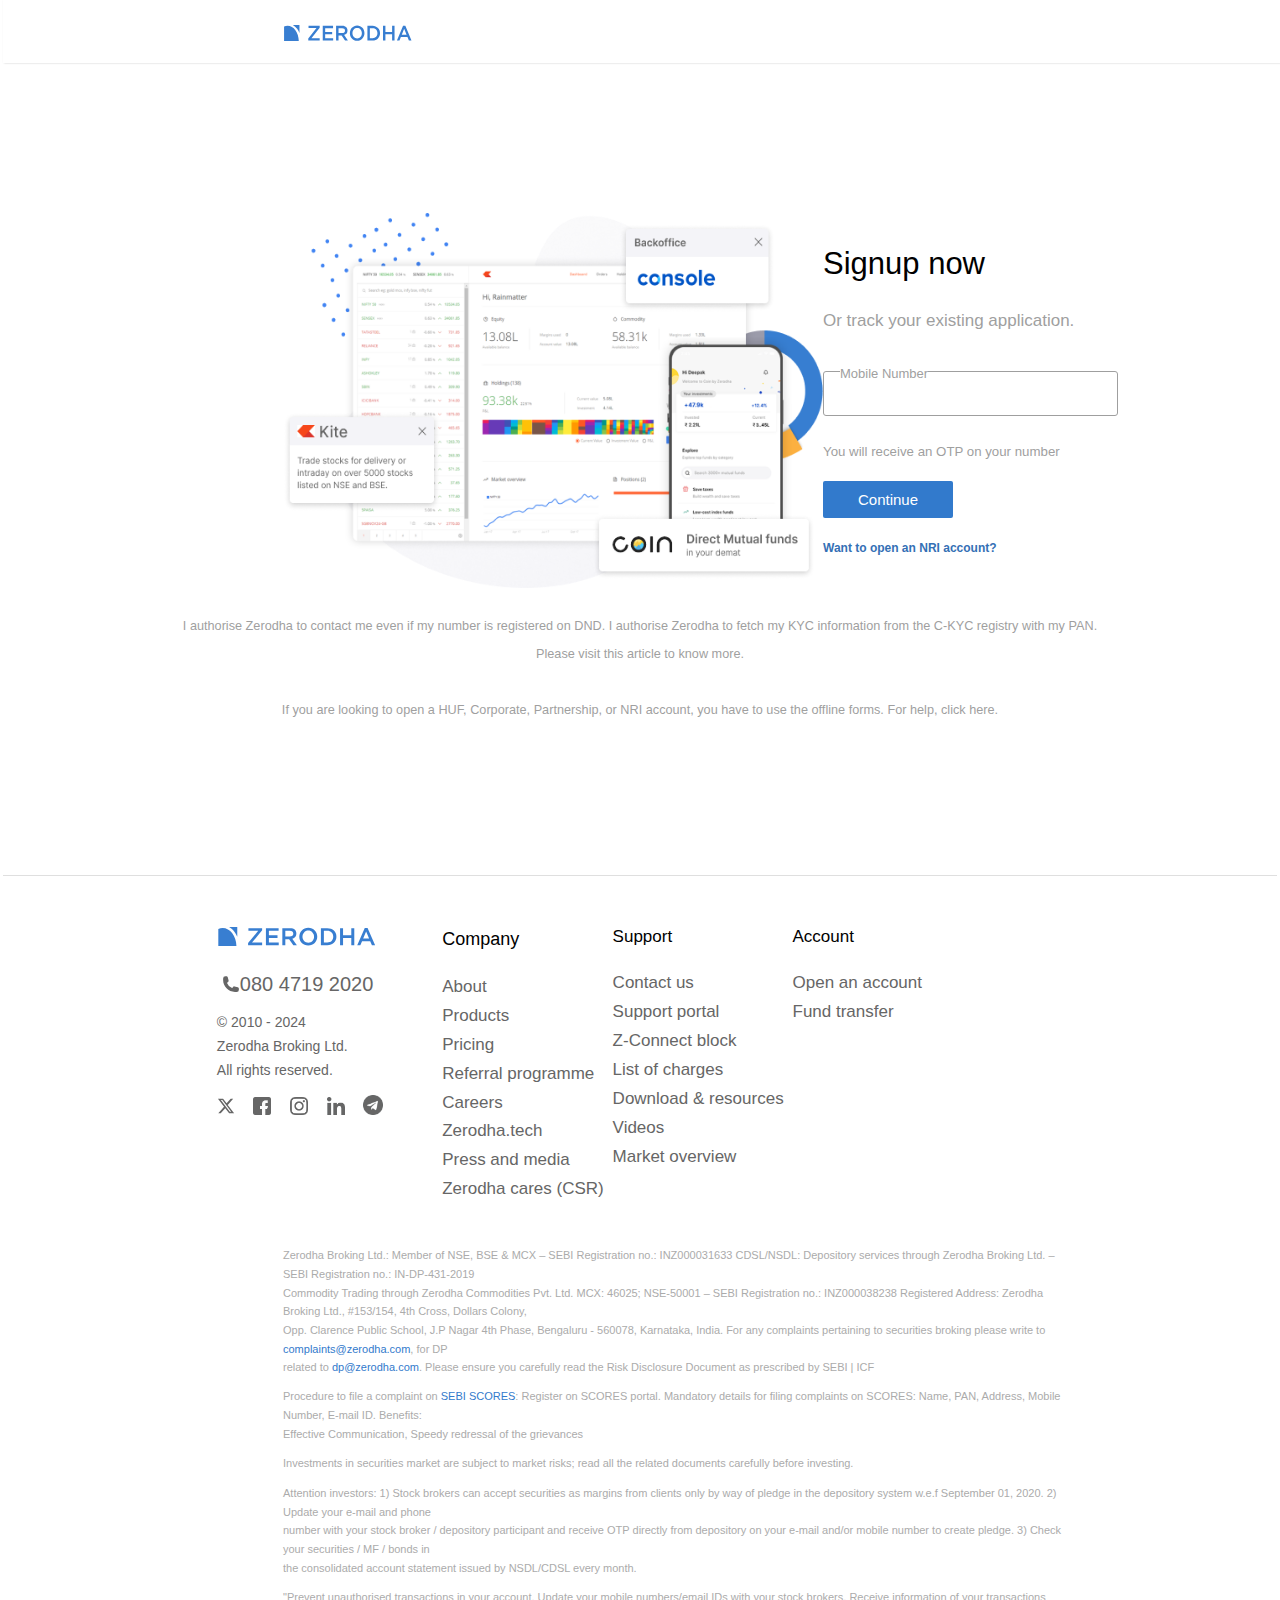
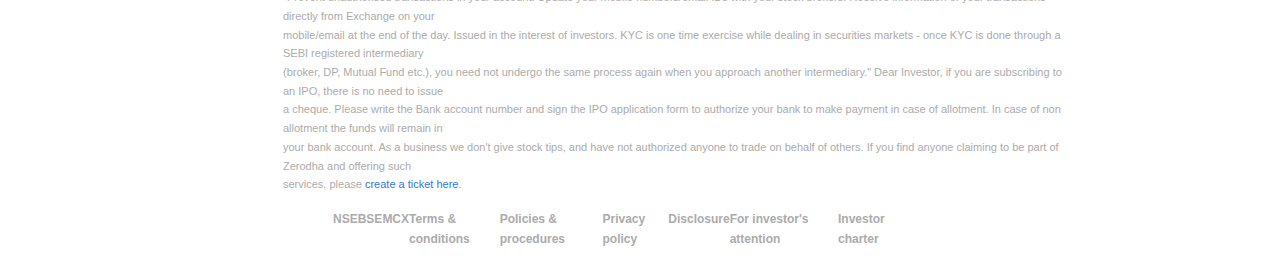
<file: main code/signup.html>
<html>
    <head>
        <title>Zerodha - Online stock trading at lowest prices</title>
        <link rel="icon"
        href="../main and signup/logo.png"
        type="icon type">
    </head>
    <body style="font-family: sans-serif;background-color: white;line-height: 1.7;">
        <div style="display: flex;justify-content: space-between;margin-left: -5px;margin-right: -8px;box-shadow: 1px 0px 2px #cbcbcb;padding-right:55px;padding-bottom: 31px;padding-left: 280px;padding-top: 9px;margin-top: -8px;">
            <a href="../main code/index.html"><img width="130" src="../main and signup/logo.svg" height="17.5px" style="padding-top: 15px;margin-bottom:-10px;"></img></a>
        </div>
        <div style="display: flex;justify-content: space-between;margin-left: 275px;margin-right: 500px;margin-top: 135px;">
            <img width="540" src="../main and signup/signupmain.png" height="px" style="padding-top: 15px;margin-bottom:-10px;"></img>
            <div style="margin-right: -215px;margin-top: 20px;">
                <h1 style="font-weight: 400;font-size: 31;">
                    Signup now</h1>
                <h4 style="margin-top: -5px;font-size: 17;color: #9f9f9f;font-weight: 300;">
                    Or track your existing application.
                </h4>
                <div class="container">
                    <div style="font-size: 13;padding-top: 5px;margin-inline-start: 17px;color: #9f9f9f;background-color: white;position: absolute;">
                        Mobile Number
                    </div>
                    <form style="color:#9f9f9f;">
                        <input type="tel" inputmode="numeric" maxlength="10" required="10" width="20px" aria-label="Mobile Number" style="width: 295px;height: 45px;margin-top: 13px;margin-right: -10px;border-radius: 3px;border: solid #9f9f9f;border-width: 1px;">
                    </form>
                </div>
                <div style="margin-top: 25px;">
                    <h5 style="font-weight: 100;color: #9f9f9f;">You will receive an OTP on your number</h5>
                </div>
                <div style="margin-top: -5px">
                    <button onmouseover="this.style.background='rgb(112, 164, 224)'" onmouseout="this.style.background='rgb(50, 122, 204)'"  style="width: 130px;padding: 10px;cursor: pointer;background: rgb(50, 122, 204);color:white;border: none;border-radius: 2px;font-size: 15px;">
                        Continue
                    </button>
                </div>
                <a href="" style="margin-top: -5px;cursor: pointer;font-size: 15.1px;text-decoration-line: none;">
                    <h5 onmouseover="this.style.color='black'" onmouseout="this.style.color='rgb(52, 112, 181)'" style="font-weight: 500;color: rgb(52, 112, 181);font-size: 12;">
                        <b>Want to open an NRI account?</b>
                    </h5>
                </a>
            </div>
        </div>
        <br/>
        <div style="display: flex;justify-content: center;">
            <h4 style="margin-top: 10px;font-size: 12.7;color: #9f9f9f;font-weight: 300;">
                I authorise Zerodha to contact me even if my number is registered on DND. I authorise Zerodha to fetch my KYC information from the C-KYC registry with my PAN.
            </h4>
        </div>
        <div style="display: flex;justify-content: center;">
            <h4 style="margin-top: -10px;font-size: 12.7;color: #9f9f9f;font-weight: 300;">
                Please visit this article to know more.
            </h4>
        </div>
        <br/>
        <div style="display: flex;justify-content: center;">
            <h4 style="margin-top: -10px;font-size: 12.7;color: #9f9f9f;font-weight: 300;">
                If you are looking to open a HUF, Corporate, Partnership, or NRI account, you have to use the offline forms. For help, click here.
            </h4>
        </div>
        <br/>
        <footer style="margin-left: 100px;margin-right: 50px;margin-top: 110px;">
            <div style="display: flex;justify-content: space-between;text-align: left;border-top: 1px solid #dfdfdf;padding-right: 355px;padding-top: 50px;color: #666;padding-bottom: 10px;margin-left: -105px;padding-left: 105px;margin-right: -55px;">
                <br/>
                <div>
                    <img src="../main and signup/logo.svg" width="160px"/>
                    <div style="display: flex;justify-content: space-between;margin-right: 60px;margin-left: 5px;">
                        <svg xmlns="http://www.w3.org/2000/svg" viewBox="0 0 24 24" fill="currentColor" class="size-6" style="width: 18px;">
                            <path fill-rule="evenodd" d="M1.5 4.5a3 3 0 0 1 3-3h1.372c.86 0 1.61.586 1.819 1.42l1.105 4.423a1.875 1.875 0 0 1-.694 1.955l-1.293.97c-.135.101-.164.249-.126.352a11.285 11.285 0 0 0 6.697 6.697c.103.038.25.009.352-.126l.97-1.293a1.875 1.875 0 0 1 1.955-.694l4.423 1.105c.834.209 1.42.959 1.42 1.82V19.5a3 3 0 0 1-3 3h-2.25C8.552 22.5 1.5 15.448 1.5 6.75V4.5Z" clip-rule="evenodd" />
                          </svg>
                          <p style="font-size: 20px;font-weight: 500;">080 4719 2020</p>
                    </div>
                    <p style="font-size: 14px;color: #666;margin-top: -10px;line-height: 1.7;">
                        © 2010 - 2024<br>Zerodha Broking Ltd.<br>All rights reserved.
                    </p>
                    <div style="display: flex;justify-content: space-between;padding-right: 50px;padding-bottom: 20px;">
                        <a style="cursor: pointer;text-decoration-line: none;"><img src="../footer logos/x small.svg" width="18px"/></a>
                        <a style="cursor: pointer;text-decoration-line: none;"><img src="../footer logos/faceook grey.png" width="18px"/></a>
                        <a style="cursor: pointer;text-decoration-line: none;"><img src="../footer logos/instagram grey.png" width="18px"/></a>
                        <a style="cursor: pointer;text-decoration-line: none;"><img src="../footer logos/linkedin grey.png" width="18px"/></a>
                        <a style="cursor: pointer;text-decoration-line: none;margin-top: -2px;"><img src="../footer logos/telegram grey.png" width="20px"/></a>
                    </div>
                </div>
                <div style="text-align: left;margin-left: -100px;margin-top: -20px;font-size: 17px;font-weight: 400;">
                    <p style="color: black;font-size: 18px;font-weight: 500;">
                        Company
                    </p>
                    <a href="../main code/about.html" onmouseover="this.style.color='rgb(50, 122, 204)'" onmouseout="this.style.color='#666'" style="cursor: pointer;text-decoration-line: none;color: #666;">
                        About
                    </a>
                    <br>
                    <a href="../main code/products.html" onmouseover="this.style.color='rgb(50, 122, 204)'" onmouseout="this.style.color='#666'" style="cursor: pointer;text-decoration-line: none;color: #666;">
                        Products
                    </a>
                    <br>
                    <a href="../main code/priciing.html" onmouseover="this.style.color='rgb(50, 122, 204)'" onmouseout="this.style.color='#666'" style="cursor: pointer;text-decoration-line: none;color: #666;">
                        Pricing
                    </a>
                    <br>
                    <a onmouseover="this.style.color='rgb(50, 122, 204)'" onmouseout="this.style.color='#666'" style="cursor: pointer;text-decoration-line: none;color: #666;">
                        Referral programme
                    </a>
                    <br>
                    <a>
                        Careers
                    </a>
                    <br>
                    <a onmouseover="this.style.color='rgb(50, 122, 204)'" onmouseout="this.style.color='#666'" style="cursor: pointer;text-decoration-line: none;color: #666;">
                        Zerodha.tech
                    </a>
                    <br>
                    <a onmouseover="this.style.color='rgb(50, 122, 204)'" onmouseout="this.style.color='#666'" style="cursor: pointer;text-decoration-line: none;color: #666;">
                        Press and media
                    </a>
                    <br>
                    <a onmouseover="this.style.color='rgb(50, 122, 204)'" onmouseout="this.style.color='#666'" style="cursor: pointer;text-decoration-line: none;color: #666;">
                        Zerodha cares (CSR)
                    </a>
                </div>
                <div style="text-align: left;margin-left: -100px;margin-top: -20px;font-size: 17px;font-weight: 400;">
                    <p style="color: black;">
                        Support
                    </p>
                    <a onmouseover="this.style.color='rgb(50, 122, 204)'" onmouseout="this.style.color='#666'" style="cursor: pointer;text-decoration-line: none;color: #666;">
                        Contact us
                    </a>
                    <br>
                    <a onmouseover="this.style.color='rgb(50, 122, 204)'" onmouseout="this.style.color='#666'" style="cursor: pointer;text-decoration-line: none;color: #666;">
                        Support portal
                    </a>
                    <br>
                    <a onmouseover="this.style.color='rgb(50, 122, 204)'" onmouseout="this.style.color='#666'" style="cursor: pointer;text-decoration-line: none;color: #666;">
                        Z-Connect block
                    </a>
                    <br>
                    <a onmouseover="this.style.color='rgb(50, 122, 204)'" onmouseout="this.style.color='#666'" style="cursor: pointer;text-decoration-line: none;color: #666;">
                        List of charges
                    </a>
                    <br>
                    <a onmouseover="this.style.color='rgb(50, 122, 204)'" onmouseout="this.style.color='#666'" style="cursor: pointer;text-decoration-line: none;color: #666;">
                        Download & resources
                    </a>
                    <br>
                    <a onmouseover="this.style.color='rgb(50, 122, 204)'" onmouseout="this.style.color='#666'" style="cursor: pointer;text-decoration-line: none;color: #666;">
                        Videos
                    </a>
                    <br>
                    <a onmouseover="this.style.color='rgb(50, 122, 204)'" onmouseout="this.style.color='#666'" style="cursor: pointer;text-decoration-line: none;color: #666;">
                        Market overview
                    </a>
                </div>
                <div style="text-align: left;margin-left: -100px;margin-top: -20px;font-size: 17px;font-weight: 400;">
                    <p style="color: black;">
                        Account
                    </p>
                    <a onmouseover="this.style.color='rgb(50, 122, 204)'" onmouseout="this.style.color='#666'" style="cursor: pointer;text-decoration-line: none;color: #666;">
                        Open an account
                    </a>
                    <br>
                    <a onmouseover="this.style.color='rgb(50, 122, 204)'" onmouseout="this.style.color='#666'" style="cursor: pointer;text-decoration-line: none;color: #666;">
                        Fund transfer
                    </a>
                </div>
            </div>
            <br/>
            <div style="font-size: 11px;color:#ababab;margin-left: 175px;margin-right: 150px;">
                <div style="margin-top: 5px;">
                    <span>Zerodha Broking Ltd.: Member of NSE, BSE​ &​ MCX – SEBI Registration no.: INZ000031633 CDSL/NSDL: Depository services through Zerodha Broking Ltd. – SEBI Registration no.: IN-DP-431-2019<br>Commodity Trading through Zerodha Commodities Pvt. Ltd. MCX: 46025; NSE-50001 – SEBI Registration no.: INZ000038238 Registered Address: Zerodha Broking Ltd., #153/154, 4th Cross, Dollars Colony,<br>Opp. Clarence Public School, J.P Nagar 4th Phase, Bengaluru - 560078, Karnataka, India. For any complaints pertaining to securities broking please write to </spam>
                    <span><a onmouseover="this.style.color='black'" onmouseout="this.style.color='rgb(50, 122, 204)'" style="cursor: pointer;color: rgb(50, 122, 204);text-decoration-line: none;">complaints@zerodha.com</a>,</span>
                    <span> for DP<br>related to </span>
                    <span><a onmouseover="this.style.color='black'" onmouseout="this.style.color='rgb(50, 122, 204)'" style="cursor: pointer;color: rgb(50, 122, 204);text-decoration-line: none;">dp@zerodha.com</a>.</span>
                    <span> Please ensure you carefully read the Risk Disclosure Document as prescribed by SEBI | ICF</span>
                </div>
                <div style="margin-top: 10px;">
                    <span>Procedure to file a complaint on </span>
                    <span><a onmouseover="this.style.color='black'" onmouseout="this.style.color='rgb(50, 122, 204)'" style="cursor: pointer;color: rgb(50, 122, 204);text-decoration-line: none;">SEBI SCORES</a>:</span>
                    <span> Register on SCORES portal. Mandatory details for filing complaints on SCORES: Name, PAN, Address, Mobile Number, E-mail ID. Benefits:<br>Effective Communication, Speedy redressal of the grievances</span>
                </div>
                <div style="margin-top: 5px;">
                    <p>Investments in securities market are subject to market risks; read all the related documents carefully before investing.</p>
                </div>
                <div style="margin-top: 5px;">
                    <p>Attention investors: 1) Stock brokers can accept securities as margins from clients only by way of pledge in the depository system w.e.f September 01, 2020. 2) Update your e-mail and phone<br>number with your stock broker / depository participant and receive OTP directly from depository on your e-mail and/or mobile number to create pledge. 3) Check your securities / MF / bonds in<br>the consolidated account statement issued by NSDL/CDSL every month.</p>
                </div>
                <div style="margin-top: 5px;">
                    <span>"Prevent unauthorised transactions in your account. Update your mobile numbers/email IDs with your stock brokers. Receive information of your transactions directly from Exchange on your<br>mobile/email at the end of the day. Issued in the interest of investors. KYC is one time exercise while dealing in securities markets - once KYC is done through a SEBI registered intermediary<br>(broker, DP, Mutual Fund etc.), you need not undergo the same process again when you approach another intermediary." Dear Investor, if you are subscribing to an IPO, there is no need to issue<br>a cheque. Please write the Bank account number and sign the IPO application form to authorize your bank to make payment in case of allotment. In case of non allotment the funds will remain in<br>your bank account. As a business we don't give stock tips, and have not authorized anyone to trade on behalf of others. If you find anyone claiming to be part of Zerodha and offering such<br>services, please </span>
                    <span><a onmouseover="this.style.color='black'" onmouseout="this.style.color='rgb(50, 122, 204)'" style="cursor: pointer;color: rgb(50, 122, 204);text-decoration-line: none;">create a ticket here</a>.</span>
                </div>
                <div style="display: flex;justify-content: space-between;margin-left: 50px;margin-right: 160px;color: #ababab;padding-bottom: 10px;margin-top: 15px;">
                    <a onmouseover="this.style.color='rgb(50, 122, 204)'" onmouseout="this.style.color='#ababab'" style="font-size: 12px;cursor: pointer;font-weight: bold;">NSE</a>
                    <a onmouseover="this.style.color='rgb(50, 122, 204)'" onmouseout="this.style.color='#ababab'" style="font-size: 12px;cursor: pointer;font-weight: bold;">BSE</a>
                    <a onmouseover="this.style.color='rgb(50, 122, 204)'" onmouseout="this.style.color='#ababab'" style="font-size: 12px;cursor: pointer;font-weight: bold;">MCX</a>
                    <a onmouseover="this.style.color='rgb(50, 122, 204)'" onmouseout="this.style.color='#ababab'" style="font-size: 12px;cursor: pointer;font-weight: bold;">Terms & conditions</a>
                    <a onmouseover="this.style.color='rgb(50, 122, 204)'" onmouseout="this.style.color='#ababab'" style="font-size: 12px;cursor: pointer;font-weight: bold;">Policies & procedures</a>
                    <a onmouseover="this.style.color='rgb(50, 122, 204)'" onmouseout="this.style.color='#ababab'" style="font-size: 12px;cursor: pointer;font-weight: bold;">Privacy policy</a>
                    <a onmouseover="this.style.color='rgb(50, 122, 204)'" onmouseout="this.style.color='#ababab'" style="font-size: 12px;cursor: pointer;font-weight: bold;">Disclosure</a>
                    <a onmouseover="this.style.color='rgb(50, 122, 204)'" onmouseout="this.style.color='#ababab'" style="font-size: 12px;cursor: pointer;font-weight: bold;">For investor's attention</a>
                    <a onmouseover="this.style.color='rgb(50, 122, 204)'" onmouseout="this.style.color='#ababab'" style="font-size: 12px;cursor: pointer;font-weight: bold;">Investor charter</a>
                </div>
            </div>
        </footer>
    </body>
</html>
</file>
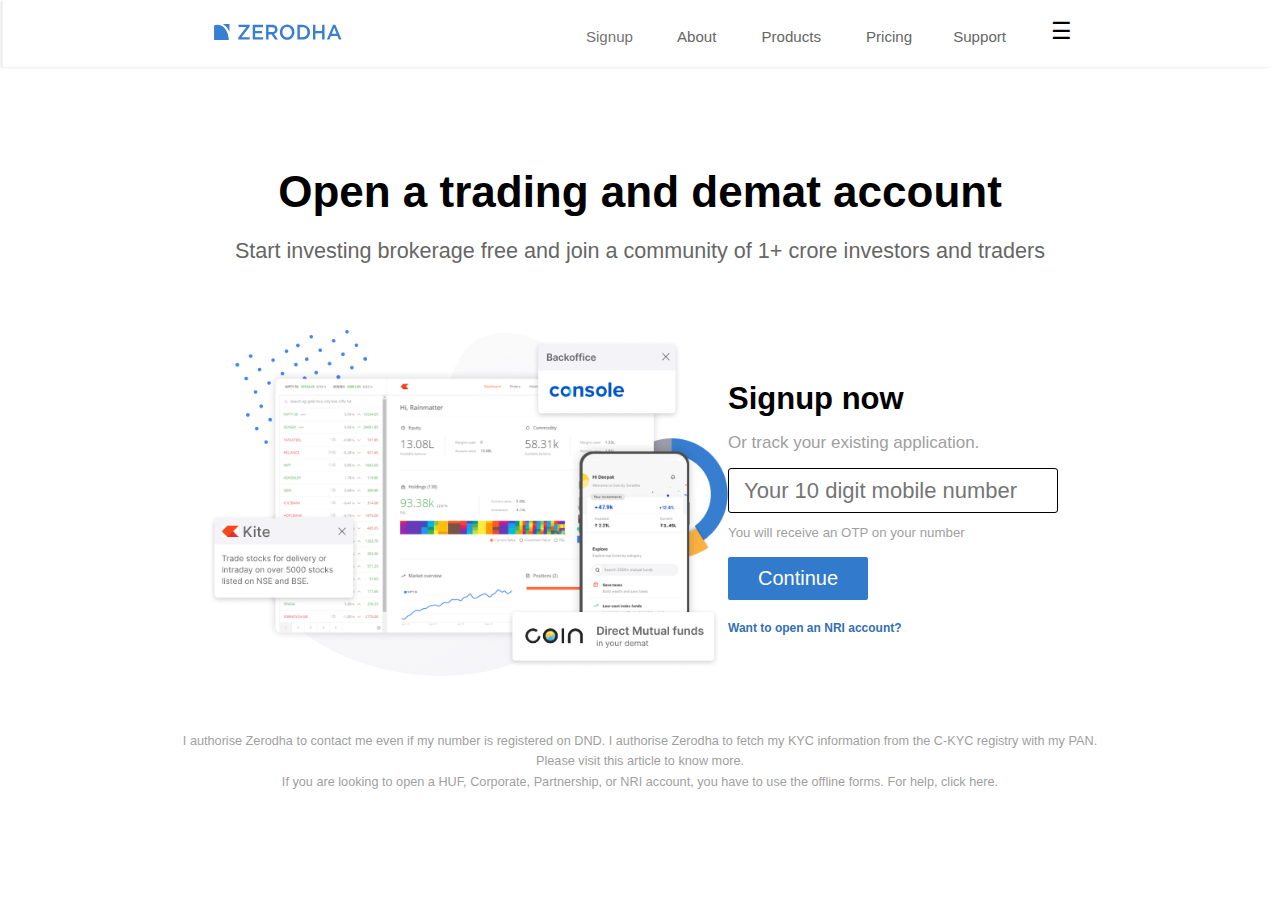
<file: main code/signup2.html>
<html>
    <head>
        <title>Signup and open a Zerodha trading and demat account online and start... </title>
        <link rel="icon"
        href="../main and signup/logo.png"
        type="icon type">
    </head>
    <body style="font-family: sans-serif;background-color: white;">
        <div class="navbar" style="display: flex;justify-content: space-between;margin-left: -5px;box-shadow: -3px 1px 2px #eee;padding-left: 210px;padding-right:240px;position: sticky;top: 0;background-color: white;margin-top:-8px;padding-top: 8px;">
            <a href="../main code/index.html"><img width="130" src="../main and signup/logo.svg" height="18px" style="padding-top: 15px;margin-bottom:-10px;"></img></a>
            <div class="nav buttons" style="display: flex;justify-content: space-between;margin-right: -40px;">
                <a onmouseover="this.style.color=' rgb(50, 122, 204)'" onmouseout="this.style.color='#666'" width="1.7" href="../main code/signup.html" style="padding-bottom: 22px;padding-left: 22px;padding-right: 22px;padding-top: 20px;color: #747373;cursor: pointer;font-size: 15.1px;text-decoration-line: none;">
                    Signup
                </a>
                <a onmouseover="this.style.color=' rgb(50, 122, 204)'" onmouseout="this.style.color='#666'" href="../main code/about.html" width="1.7" style="padding-bottom: 22px;padding-left: 22px;padding-right: 23px;padding-top: 20px;color: #666;cursor: pointer;font-size: 15.1px;text-decoration-line: none;">
                    About
                </a>
                <a onmouseover="this.style.color=' rgb(50, 122, 204)'" onmouseout="this.style.color='#666'" href="../main code/products.html" width="1.7" style="padding-bottom: 22px;padding-left: 22px;padding-right: 23px;padding-top: 20px;color: #666;cursor: pointer;font-size: 15.1px;text-decoration-line: none;">
                    Products
                </a>
                <a onmouseover="this.style.color=' rgb(50, 122, 204)'" onmouseout="this.style.color='#666'" href="../main code/priciing.html" width="1.7" style="padding-bottom: 22px;padding-left: 22px;padding-right: 19px;padding-top: 20px;color: #666;cursor: pointer;font-size: 15.1px;text-decoration-line: none;">
                    Pricing
                </a>
                <a onmouseover="this.style.color=' rgb(50, 122, 204)'" onmouseout="this.style.color='#666'" href="../main code/support.html" width="1.7" style="padding-bottom: 22px;padding-left: 22px;padding-right: 25px;padding-top: 20px;color: #666;cursor: pointer;font-size: 15.1px;text-decoration-line: none;">
                    Support
                </a>
                <a style="font-size: 23px;margin-top: 10px;margin-left: 20px;cursor: pointer;text-decoration-line: none;">
                    &#9776</a>
            </div>
        </div>
        <br/>
        <br/>
        <div style="display: flex;justify-content: center;margin-top: 35px;font-size: 22;">
            <h1 style="font-weight: 600;">Open a trading and demat account</h1>
        </div>
        <div style="display: flex;justify-content: center;margin-top: -45px;font-size: 26;color: #666;">
            <h5 style="font-weight: 100;transform: scale(1,1);">Start investing brokerage free and join a community of 1+ crore investors and traders</h5>
        </div>
        <div style="display: flex;justify-content: space-between;margin-left: 200px;margin-right: 660px;margin-top: 15px;">
            <img width="520" src="../main and signup/signupmain.png" height="px" style="padding-top: 15px;margin-bottom:-10px;"></img>
            <div style="margin-right: -250px;margin-top: 45px;">
                <h1 style="font-weight: 600;font-size: 31;">
                    Signup now</h1>
                <h4 style="margin-top: -5px;font-size: 17;color: #9f9f9f;font-weight: 300;">
                    Or track your existing application.
                </h4>
                <div class="container">
                    <form style="color:#9f9f9f;">
                        <input pattern="[0-9]{10}"required placeholder="Your 10 digit mobile number" type="tel" inputmode="numeric" maxlength="10" required="10" width="20px" aria-label="Mobile Number" style="width: 330px;height: 45px;margin-right: -10px;border-radius: 3px;border: solid;border-width: 1px;margin-top: -7px;font-size: 22;padding-left: 15px;" >
                    </form>
                </div>
                <div style="margin-top: -10px;">
                    <h5 style="font-weight: 100;color: #9f9f9f;">
                        You will receive an OTP on your number</h5>
                </div>
                <div style="margin-top: -5px">
                    <button onmouseover="this.style.background='rgb(112, 164, 224)'" onmouseout="this.style.background='rgb(50, 122, 204)'"  style="width: 140px;padding: 10px;cursor: pointer;background: rgb(50, 122, 204);color:white;border: none;border-radius: 2px;font-size: 20px;">
                        Continue
                    </button>
                </div>
                <a href="" style="margin-top: -5px;cursor: pointer;font-size: 15.1px;text-decoration-line: none;">
                    <h5 onmouseover="this.style.color='black'" onmouseout="this.style.color='rgb(52, 112, 181)'" style="font-weight: 500;color: rgb(52, 112, 181);font-size: 12;">
                        <b>Want to open an NRI account?</b>
                    </h5>
                </a>
            </div>
        </div>
        <br/>
        <div style="display: flex;justify-content: center;">
            <h4 style="margin-top: 50px;font-size: 12.7;color: #9f9f9f;font-weight: 300;">
                I authorise Zerodha to contact me even if my number is registered on DND. I authorise Zerodha to fetch my KYC information from the C-KYC registry with my PAN.
            </h4>
        </div>
        <div style="display: flex;justify-content: center;">
            <h4 style="margin-top: -10px;font-size: 12.7;color: #9f9f9f;font-weight: 300;">
                Please visit this article to know more.
            </h4>
        </div>
        <div style="display: flex;justify-content: center;">
            <h4 style="margin-top: -10px;font-size: 12.7;color: #9f9f9f;font-weight: 300;">
                If you are looking to open a HUF, Corporate, Partnership, or NRI account, you have to use the offline forms. For help, click here.
            </h4>
        </div>
        <br/>
        <br/>
        <br/>
        <br/>
    </body>
</html>
</file>
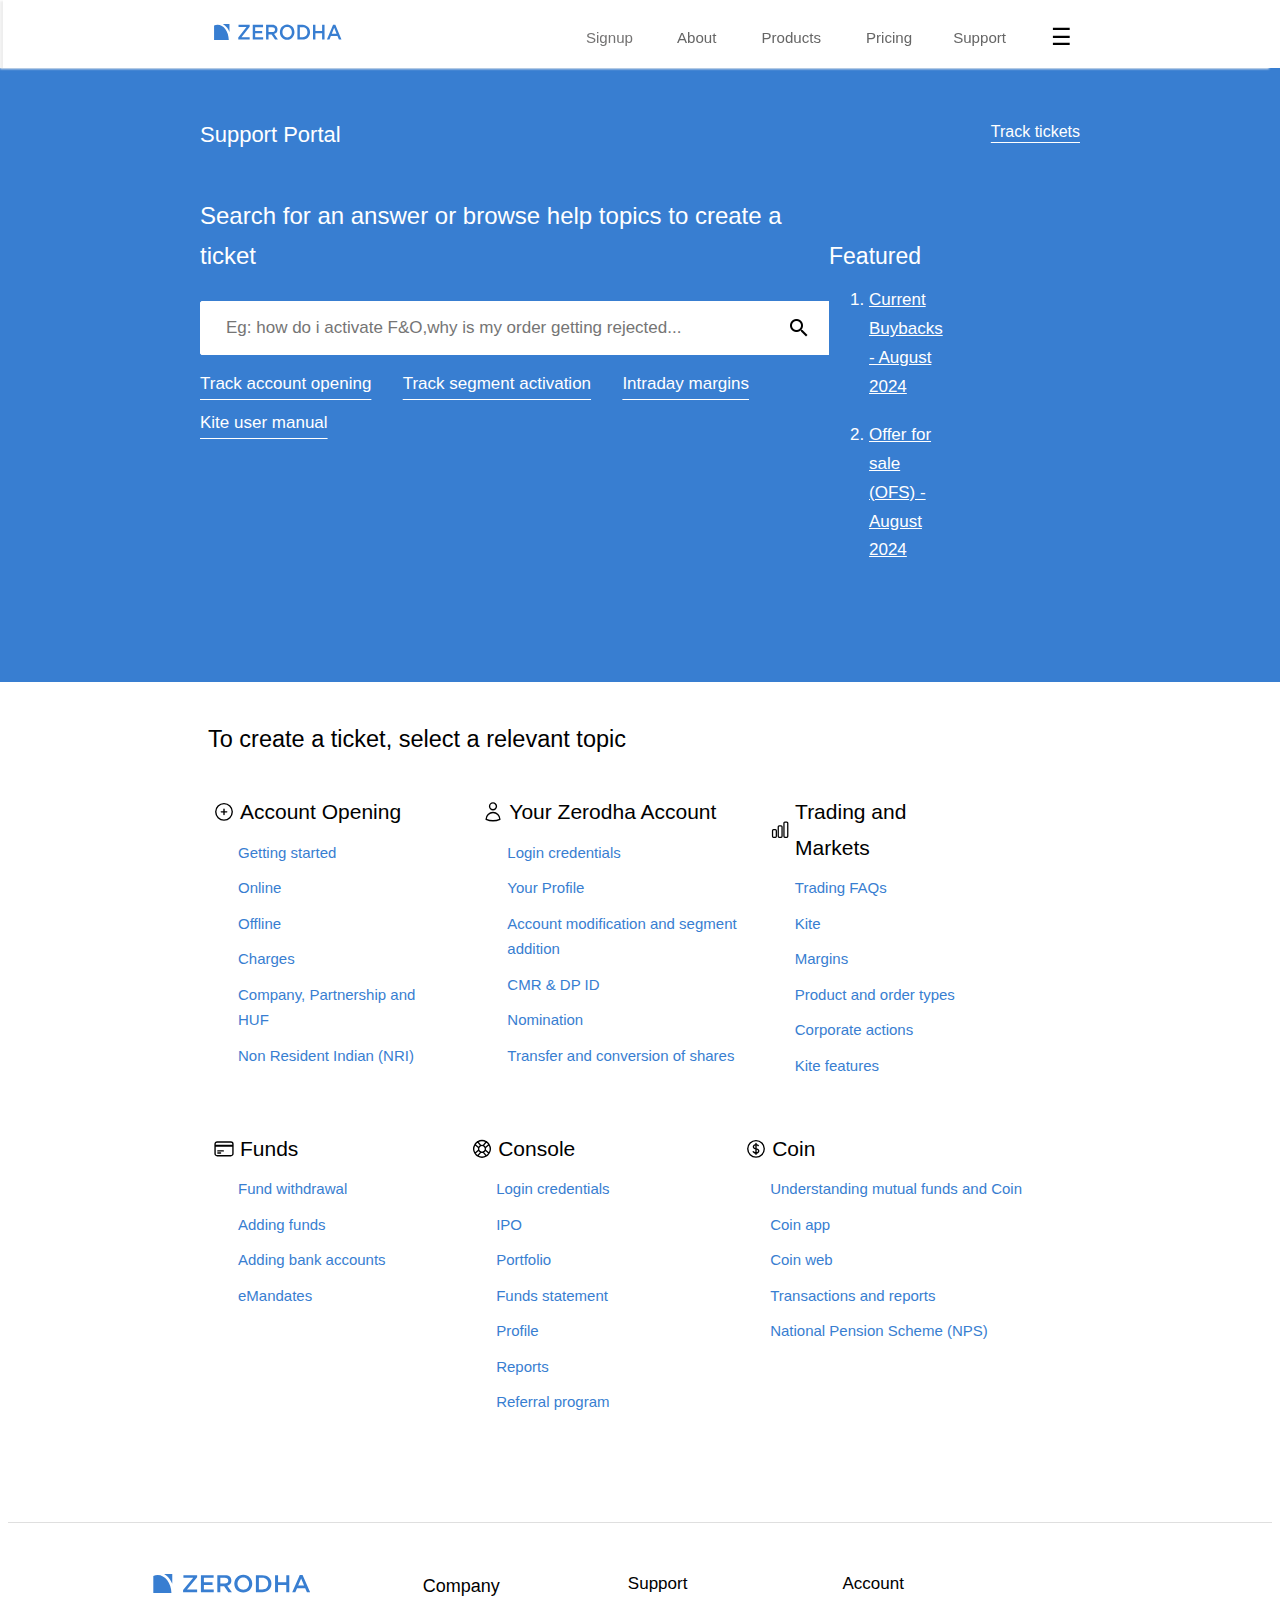
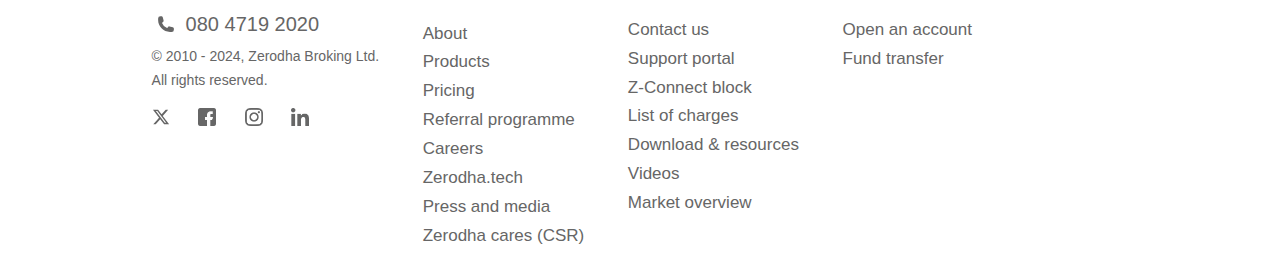
<file: main code/support.html>
<!DOCTYPE html>
<html>
    <head>
        <title>Zerodha - Support Portal</title>
        <link rel="icon"
        href="../main and signup/logo.png"
        type="icon type">
    </head>
    <body style="font-family: sans-serif;background-color: white;line-height: 1.7;">
        <nav class="navbar" style="display: flex;justify-content: space-between;margin-left: -5px;box-shadow: -3px 1px 2px #eee;padding-left: 210px;padding-right:240px;position: sticky;top: 0;background-color: white;margin-top:-8px;padding-top: 8px;">
            <a href="../main code/index.html"><img width="130" src="../main and signup/logo.svg" height="18px" style="padding-top: 15px;margin-bottom:-10px;"></img></a>
            <div class="nav buttons" style="display: flex;justify-content: space-between;margin-right: -40px;">
                <a onmouseover="this.style.color=' rgb(50, 122, 204)'" onmouseout="this.style.color='#666'" href="../main code/signup.html" width="1.7" style="padding-bottom: 17px;padding-left: 22px;padding-right: 22px;padding-top: 17px;color: #747373;cursor: pointer;font-size: 15.1px;text-decoration-line: none;">
                    Signup
                </a>
                <a onmouseover="this.style.color=' rgb(50, 122, 204)'" onmouseout="this.style.color='#666'" href="../main code/about.html" width="1.7" style="padding-bottom: 17px;padding-left: 22px;padding-right: 23px;padding-top: 17px;color: #666;cursor: pointer;font-size: 15.1px;text-decoration-line: none;">
                    About
                </a>
                <a onmouseover="this.style.color=' rgb(50, 122, 204)'" onmouseout="this.style.color='#666'" href="../main code/products.html" width="1.7" style="padding-bottom: 17px;padding-left: 22px;padding-right: 23px;padding-top: 17px;color: #666;cursor: pointer;font-size: 15.1px;text-decoration-line: none;">
                    Products
                </a>
                <a onmouseover="this.style.color=' rgb(50, 122, 204)'" onmouseout="this.style.color='#666'" href="../main code/priciing.html" width="1.7" style="padding-bottom: 17px;padding-left: 22px;padding-right: 19px;padding-top: 17px;color: #666;cursor: pointer;font-size: 15.1px;text-decoration-line: none;">
                    Pricing
                </a>
                <a onmouseover="this.style.color=' rgb(50, 122, 204)'" onmouseout="this.style.color='#666'" href="../main code/support.html" width="1.7" style="padding-bottom: 17px;padding-left: 22px;padding-right: 25px;padding-top: 17px;color: #666;cursor: pointer;font-size: 15.1px;text-decoration-line: none;">
                    Support
                </a>
                <a href="" style="font-size: 23px;margin-top: 10px;margin-left: 20px;cursor: pointer;text-decoration-line: none;color: black;">
                    &#9776</a>
            </div>
        </nav>
        <div style="background-color:#387ed1;color: white;margin-left: -8px;margin-right: -8px;">
            <div style="display: flex;justify-content: space-between;margin-left: 200px;margin-right: 200px;padding-top: 30px;">
                <h2 style="font-weight: 400;font-size: 22px;">Support Portal</h2>
                <a href="" onmouseover="this.style.color='#afd5fc'" onmouseout="this.style.color='white'" style="padding-top: 20px;cursor: pointer;color: white;text-underline-offset: 5px;text-decoration-thickness: 1px;">Track tickets</a>
            </div>
            <div style="display: flex;justify-content: space-between;margin-left: 200px;margin-right: 350px;padding-bottom: 100px;">
                <div style="text-align: left;">
                    <p style="font-size: 24px;">Search for an answer or browse help topics to create a<br>ticket</p>
                    <div style="display: flex;">
                        <input placeholder="Eg: how do i activate F&O,why is my order getting rejected..." style="width: 545px;height: 50px;font-size: 17px;padding-left: 25px;border: 1px solid white;border-radius: 2px;"/>
                        <span style="background-color: white;padding: 18px;margin-left: -5px;padding-bottom: 0px;padding-top: 15px;"><img src="../support pics\search.png"/></span>
                    </div>
                    <div style="display: flex;justify-content: space-between;margin-right: 80px;font-size: 17px;margin-top: 15px;">
                        <a href="" onmouseout="this.style.color='white'" style="cursor: pointer;color: white;text-underline-offset: 10px;text-decoration-thickness: 1px;">Track account opening</a>
                        <a href="" onmouseout="this.style.color='white'" style="cursor: pointer;color: white;text-underline-offset: 10px;text-decoration-thickness: 1px;">Track segment activation</a>
                        <a href="" onmouseout="this.style.color='white'" style="cursor: pointer;color: white;text-underline-offset: 10px;text-decoration-thickness: 1px;">Intraday margins</a>
                    </div>
                    <div style="font-size: 17px;margin-top: 10px;">
                        <a href="" onmouseout="this.style.color='white'" style="cursor: pointer;color: white;text-underline-offset: 10px;text-decoration-thickness: 1px;">Kite user manual</a>
                    </div>
                </div>
                <div style="margin-top: 50px;">
                    <h1 style="font-size: 23px;font-weight: 400;">Featured</h1>
                    <ol style="margin-top: -5px;font-size: 17px;">
                        <li><a href="" onmouseout="this.style.color='white'" style="cursor: pointer;color: white;">Current Buybacks - August 2024</a></li>
                        <br/>
                        <li style="margin-top: -10px;font-size: 17px"><a href="" onmouseout="this.style.color='white'" style="cursor: pointer;color: white;">Offer for sale (OFS) - August 2024</a></li>
                    </ol>
                </div>
            </div>
        </div>
        <br/>
        <div style="margin-left: 200px;margin-right: 200px;">
            <h2 style="font-weight: 200;font-size: 23.5px;margin-top: 10px;">To create a ticket, select a relevant topic</h2>
            <div style="display: flex;justify-content: space-between;margin-left: 5px;margin-right: 100px;">
                <div>
                    <a onmouseover="this.style.color='#387ed1'" onmouseout="this.style.color='black'" style="display: flex;font-size: 21px;margin-top: 15px;font-weight: 300;color: black;cursor: pointer;">
                        <svg xmlns="http://www.w3.org/2000/svg" fill="none" viewBox="0 0 24 24" stroke-width="1.5" stroke="currentColor" class="size-6" style="width: 22px;">
                            <path stroke-linecap="round" stroke-linejoin="round" d="M12 9v6m3-3H9m12 0a9 9 0 1 1-18 0 9 9 0 0 1 18 0Z" />
                        </svg>
                        <span style="margin-left: 5px;font-weight: lighter;margin-top: 0px;">Account Opening</span>
                    </a>
                    <div style="margin-left: 25px;margin-top: 10px;font-size: 15px;color: #387ed1;cursor: pointer;text-decoration-line: none;padding-bottom: 10px;">
                        <a onmouseover="this.style.color='black'" onmouseout="this.style.color='#387ed1'" style="display: flex;" >Getting started</a>
                        
                        <a onmouseover="this.style.color='black'" onmouseout="this.style.color='#387ed1'" style="display: flex;margin-top: 10px;" >Online</a>
                        
                        <a onmouseover="this.style.color='black'" onmouseout="this.style.color='#387ed1'" style="display: flex;margin-top: 10px;">Offline</a>
                        
                        <a onmouseover="this.style.color='black'" onmouseout="this.style.color='#387ed1'" style="display: flex;margin-top: 10px;">Charges</a>
                        
                        <a onmouseover="this.style.color='black'" onmouseout="this.style.color='#387ed1'" style="display: flex;margin-top: 10px;">Company, Partnership and HUF</a>
                        
                        <a onmouseover="this.style.color='black'" onmouseout="this.style.color='#387ed1'" style="display: flex;margin-top: 10px;">Non Resident Indian (NRI)</a>
                        
                    </div>
                </div>
                <div style="padding-left: 50px;">
                    <a onmouseover="this.style.color='#387ed1'" onmouseout="this.style.color='black'" style="display: flex;font-size: 21px;margin-top: 15px;font-weight: 300;color: black;cursor: pointer;">
                        <svg xmlns="http://www.w3.org/2000/svg" fill="none" viewBox="0 0 24 24" stroke-width="1.5" stroke="currentColor" class="size-6" style="width: 22px;">
                            <path stroke-linecap="round" stroke-linejoin="round" d="M15.75 6a3.75 3.75 0 1 1-7.5 0 3.75 3.75 0 0 1 7.5 0ZM4.501 20.118a7.5 7.5 0 0 1 14.998 0A17.933 17.933 0 0 1 12 21.75c-2.676 0-5.216-.584-7.499-1.632Z" />
                          </svg>                          
                        <span style="margin-left: 5px;font-weight: lighter;margin-top: 0px;">Your Zerodha Account</span>
                    </a>
                    <div style="margin-left: 25px;margin-top: 10px;font-size: 15px;color: #387ed1;cursor: pointer;text-decoration-line: none;padding-bottom: 10px;">
                        <a onmouseover="this.style.color='black'" onmouseout="this.style.color='#387ed1'" style="display: flex;" >Login credentials</a>
                        
                        <a onmouseover="this.style.color='black'" onmouseout="this.style.color='#387ed1'" style="display: flex;margin-top: 10px;" >Your Profile</a>
                        
                        <a onmouseover="this.style.color='black'" onmouseout="this.style.color='#387ed1'" style="display: flex;margin-top: 10px;">Account modification and segment addition</a>
                        
                        <a onmouseover="this.style.color='black'" onmouseout="this.style.color='#387ed1'" style="display: flex;margin-top: 10px;">CMR & DP ID</a>
                        
                        <a onmouseover="this.style.color='black'" onmouseout="this.style.color='#387ed1'" style="display: flex;margin-top: 10px;">Nomination</a>
                        
                        <a onmouseover="this.style.color='black'" onmouseout="this.style.color='#387ed1'" style="display: flex;margin-top: 10px;">Transfer and conversion of shares</a>
                        
                    </div>
                </div>
                <div>
                    <a onmouseover="this.style.color='#387ed1'" onmouseout="this.style.color='black'" style="display: flex;font-size: 21px;margin-top: 15px;font-weight: 300;color: black;cursor: pointer;">
                        <svg xmlns="http://www.w3.org/2000/svg" fill="none" viewBox="0 0 24 24" stroke-width="1.5" stroke="currentColor" class="size-6" style="width: 22px;">
                            <path stroke-linecap="round" stroke-linejoin="round" d="M3 13.125C3 12.504 3.504 12 4.125 12h2.25c.621 0 1.125.504 1.125 1.125v6.75C7.5 20.496 6.996 21 6.375 21h-2.25A1.125 1.125 0 0 1 3 19.875v-6.75ZM9.75 8.625c0-.621.504-1.125 1.125-1.125h2.25c.621 0 1.125.504 1.125 1.125v11.25c0 .621-.504 1.125-1.125 1.125h-2.25a1.125 1.125 0 0 1-1.125-1.125V8.625ZM16.5 4.125c0-.621.504-1.125 1.125-1.125h2.25C20.496 3 21 3.504 21 4.125v15.75c0 .621-.504 1.125-1.125 1.125h-2.25a1.125 1.125 0 0 1-1.125-1.125V4.125Z" />
                          </svg>                         
                        <span style="margin-left: 5px;font-weight: lighter;margin-top: 0px;">Trading and Markets</span>
                    </a>
                    <div style="margin-left: 25px;margin-top: 10px;font-size: 15px;color: #387ed1;cursor: pointer;text-decoration-line: none;padding-bottom: 10px;">
                        <a onmouseover="this.style.color='black'" onmouseout="this.style.color='#387ed1'" style="display: flex;" >Trading FAQs</a>
                        
                        <a onmouseover="this.style.color='black'" onmouseout="this.style.color='#387ed1'" style="display: flex;margin-top: 10px;" > Kite</a>
                        
                        <a onmouseover="this.style.color='black'" onmouseout="this.style.color='#387ed1'" style="display: flex;margin-top: 10px;">Margins</a>
                        
                        <a onmouseover="this.style.color='black'" onmouseout="this.style.color='#387ed1'" style="display: flex;margin-top: 10px;">Product and order types</a>
                        
                        <a onmouseover="this.style.color='black'" onmouseout="this.style.color='#387ed1'" style="display: flex;margin-top: 10px;">Corporate actions</a>
                        
                        <a onmouseover="this.style.color='black'" onmouseout="this.style.color='#387ed1'" style="display: flex;margin-top: 10px;">Kite features</a>
                        
                    </div>
                </div>
            </div>
            <br/>
            <div style="display: flex;justify-content: space-between;margin-left: 5px;margin-right: 50px;">
                <div>
                    <a onmouseover="this.style.color='#387ed1'" onmouseout="this.style.color='black'" style="display: flex;font-size: 21px;margin-top: 15px;font-weight: 300;color: black;cursor: pointer;">
                        <svg xmlns="http://www.w3.org/2000/svg" fill="none" viewBox="0 0 24 24" stroke-width="1.5" stroke="currentColor" class="size-6" style="width: 22px;">
                            <path stroke-linecap="round" stroke-linejoin="round" d="M2.25 8.25h19.5M2.25 9h19.5m-16.5 5.25h6m-6 2.25h3m-3.75 3h15a2.25 2.25 0 0 0 2.25-2.25V6.75A2.25 2.25 0 0 0 19.5 4.5h-15a2.25 2.25 0 0 0-2.25 2.25v10.5A2.25 2.25 0 0 0 4.5 19.5Z" />
                          </svg>
                          
                        <span style="margin-left: 5px;font-weight: lighter;margin-top: 0px;">Funds</span>
                    </a>
                    <div style="margin-left: 25px;margin-top: 10px;font-size: 15px;color: #387ed1;cursor: pointer;text-decoration-line: none;padding-bottom: 10px;">
                        <a onmouseover="this.style.color='black'" onmouseout="this.style.color='#387ed1'" style="display: flex;" >Fund withdrawal</a>
                        
                        <a onmouseover="this.style.color='black'" onmouseout="this.style.color='#387ed1'" style="display: flex;margin-top: 10px;" >Adding funds</a>
                        
                        <a onmouseover="this.style.color='black'" onmouseout="this.style.color='#387ed1'" style="display: flex;margin-top: 10px;">Adding bank accounts</a>
                        
                        <a onmouseover="this.style.color='black'" onmouseout="this.style.color='#387ed1'" style="display: flex;margin-top: 10px;">eMandates</a>
                        
                    </div>
                </div>
                <div style="padding-right: 50px;">
                    <a onmouseover="this.style.color='#387ed1'" onmouseout="this.style.color='black'" style="display: flex;font-size: 21px;margin-top: 15px;font-weight: 300;color: black;cursor: pointer;">
                        <svg xmlns="http://www.w3.org/2000/svg" fill="none" viewBox="0 0 24 24" stroke-width="1.5" stroke="currentColor" class="size-6" style="width: 22px;">
                            <path stroke-linecap="round" stroke-linejoin="round" d="M16.712 4.33a9.027 9.027 0 0 1 1.652 1.306c.51.51.944 1.064 1.306 1.652M16.712 4.33l-3.448 4.138m3.448-4.138a9.014 9.014 0 0 0-9.424 0M19.67 7.288l-4.138 3.448m4.138-3.448a9.014 9.014 0 0 1 0 9.424m-4.138-5.976a3.736 3.736 0 0 0-.88-1.388 3.737 3.737 0 0 0-1.388-.88m2.268 2.268a3.765 3.765 0 0 1 0 2.528m-2.268-4.796a3.765 3.765 0 0 0-2.528 0m4.796 4.796c-.181.506-.475.982-.88 1.388a3.736 3.736 0 0 1-1.388.88m2.268-2.268 4.138 3.448m0 0a9.027 9.027 0 0 1-1.306 1.652c-.51.51-1.064.944-1.652 1.306m0 0-3.448-4.138m3.448 4.138a9.014 9.014 0 0 1-9.424 0m5.976-4.138a3.765 3.765 0 0 1-2.528 0m0 0a3.736 3.736 0 0 1-1.388-.88 3.737 3.737 0 0 1-.88-1.388m2.268 2.268L7.288 19.67m0 0a9.024 9.024 0 0 1-1.652-1.306 9.027 9.027 0 0 1-1.306-1.652m0 0 4.138-3.448M4.33 16.712a9.014 9.014 0 0 1 0-9.424m4.138 5.976a3.765 3.765 0 0 1 0-2.528m0 0c.181-.506.475-.982.88-1.388a3.736 3.736 0 0 1 1.388-.88m-2.268 2.268L4.33 7.288m6.406 1.18L7.288 4.33m0 0a9.024 9.024 0 0 0-1.652 1.306A9.025 9.025 0 0 0 4.33 7.288" />
                        </svg>                                                    
                        <span style="margin-left: 5px;font-weight: lighter;margin-top: 0px;">Console</span>
                    </a>
                    <div style="margin-left: 25px;margin-top: 10px;font-size: 15px;color: #387ed1;cursor: pointer;text-decoration-line: none;padding-bottom: 10px;">
                        <a onmouseover="this.style.color='black'" onmouseout="this.style.color='#387ed1'" style="display: flex;" >Login credentials</a>
                        
                        <a onmouseover="this.style.color='black'" onmouseout="this.style.color='#387ed1'" style="display: flex;margin-top: 10px;" >IPO</a>
                        
                        <a onmouseover="this.style.color='black'" onmouseout="this.style.color='#387ed1'" style="display: flex;margin-top: 10px;">Portfolio</a>
                        
                        <a onmouseover="this.style.color='black'" onmouseout="this.style.color='#387ed1'" style="display: flex;margin-top: 10px;">Funds statement</a>
                        
                        <a onmouseover="this.style.color='black'" onmouseout="this.style.color='#387ed1'" style="display: flex;margin-top: 10px;">Profile</a>
                        
                        <a onmouseover="this.style.color='black'" onmouseout="this.style.color='#387ed1'" style="display: flex;margin-top: 10px;">Reports</a>

                        <a onmouseover="this.style.color='black'" onmouseout="this.style.color='#387ed1'" style="display: flex;margin-top: 10px;">Referral program</a>
                        
                    </div>
                </div>
                <div>
                    <a onmouseover="this.style.color='#387ed1'" onmouseout="this.style.color='black'" style="display: flex;font-size: 21px;margin-top: 15px;font-weight: 300;color: black;cursor: pointer;">
                        <svg xmlns="http://www.w3.org/2000/svg" fill="none" viewBox="0 0 24 24" stroke-width="1.5" stroke="currentColor" class="size-6" style="width: 22px;">
                            <path stroke-linecap="round" stroke-linejoin="round" d="M12 6v12m-3-2.818.879.659c1.171.879 3.07.879 4.242 0 1.172-.879 1.172-2.303 0-3.182C13.536 12.219 12.768 12 12 12c-.725 0-1.45-.22-2.003-.659-1.106-.879-1.106-2.303 0-3.182s2.9-.879 4.006 0l.415.33M21 12a9 9 0 1 1-18 0 9 9 0 0 1 18 0Z" />
                          </svg>                                                   
                        <span style="margin-left: 5px;font-weight: lighter;margin-top: 0px;">Coin</span>
                    </a>
                    <div style="margin-left: 25px;margin-top: 10px;font-size: 15px;color: #387ed1;cursor: pointer;text-decoration-line: none;padding-bottom: 10px;">
                        <a onmouseover="this.style.color='black'" onmouseout="this.style.color='#387ed1'" style="display: flex;" >Understanding mutual funds and Coin</a>
                        
                        <a onmouseover="this.style.color='black'" onmouseout="this.style.color='#387ed1'" style="display: flex;margin-top: 10px;">Coin app</a>
                        
                        <a onmouseover="this.style.color='black'" onmouseout="this.style.color='#387ed1'" style="display: flex;margin-top: 10px;">Coin web</a>
                        
                        <a onmouseover="this.style.color='black'" onmouseout="this.style.color='#387ed1'" style="display: flex;margin-top: 10px;">Transactions and reports</a>
                        
                        <a onmouseover="this.style.color='black'" onmouseout="this.style.color='#387ed1'" style="display: flex;margin-top: 10px;">National Pension Scheme (NPS)</a>
                        
                    </div>
                </div>
            </div>
        </div>
        <br/>
        <footer style="margin-top: 70px;">
            <div style="display: flex;justify-content: space-between;text-align: left;border-top: 1px solid #dfdfdf;margin-left: 0px;padding-right: 300px;padding-top: 50px;color: #666;padding-bottom: 10px;">
                <br/>
                <div>
                    <img src="../main and signup/logo.svg" width="160px"/>
                    <div style="display: flex;justify-content: space-between;margin-right: 60px;margin-left: 5px;margin-top: -15px;margin-bottom: -30px;">
                        <svg xmlns="http://www.w3.org/2000/svg" viewBox="0 0 24 24" fill="currentColor" class="size-6" style="width: 18px;">
                            <path fill-rule="evenodd" d="M1.5 4.5a3 3 0 0 1 3-3h1.372c.86 0 1.61.586 1.819 1.42l1.105 4.423a1.875 1.875 0 0 1-.694 1.955l-1.293.97c-.135.101-.164.249-.126.352a11.285 11.285 0 0 0 6.697 6.697c.103.038.25.009.352-.126l.97-1.293a1.875 1.875 0 0 1 1.955-.694l4.423 1.105c.834.209 1.42.959 1.42 1.82V19.5a3 3 0 0 1-3 3h-2.25C8.552 22.5 1.5 15.448 1.5 6.75V4.5Z" clip-rule="evenodd" />
                          </svg>
                          <p style="font-size: 20px;font-weight: 500;">080 4719 2020</p>
                    </div>
                    <p style="font-size: 14px;color: #666;">
                        © 2010 - 2024, Zerodha Broking Ltd.<br>All rights reserved.
                    </p>
                    <div style="display: flex;justify-content: space-between;padding-right: 90px;padding-bottom: 20px;margin-right: -20px;">
                        <a style="cursor: pointer;text-decoration-line: none;"><img src="../footer logos/x small.svg" width="18px"/></a>
                        <a style="cursor: pointer;text-decoration-line: none;"><img src="../footer logos/faceook grey.png" width="18px"/></a>
                        <a style="cursor: pointer;text-decoration-line: none;"><img src="../footer logos/instagram grey.png" width="18px"/></a>
                        <a style="cursor: pointer;text-decoration-line: none;"><img src="../footer logos/linkedin grey.png" width="18px"/></a>
                    </div>
                </div>
                <div style="text-align: left;margin-left: -100px;margin-top: -20px;font-size: 17px;font-weight: 400;">
                    <p style="color: black;font-size: 18px;font-weight: 500;">
                        Company
                    </p>
                    <a href="../main code/about.html" onmouseover="this.style.color='rgb(50, 122, 204)'" onmouseout="this.style.color='#666'" style="cursor: pointer;text-decoration-line: none;color: #666;">
                        About
                    </a>
                    <br>
                    <a href="../main code/products.html" onmouseover="this.style.color='rgb(50, 122, 204)'" onmouseout="this.style.color='#666'" style="cursor: pointer;text-decoration-line: none;color: #666;">
                        Products
                    </a>
                    <br>
                    <a href="../main code/priciing.html" onmouseover="this.style.color='rgb(50, 122, 204)'" onmouseout="this.style.color='#666'" style="cursor: pointer;text-decoration-line: none;color: #666;">
                        Pricing
                    </a>
                    <br>
                    <a onmouseover="this.style.color='rgb(50, 122, 204)'" onmouseout="this.style.color='#666'" style="cursor: pointer;text-decoration-line: none;color: #666;">
                        Referral programme
                    </a>
                    <br>
                    <a>
                        Careers
                    </a>
                    <br>
                    <a onmouseover="this.style.color='rgb(50, 122, 204)'" onmouseout="this.style.color='#666'" style="cursor: pointer;text-decoration-line: none;color: #666;">
                        Zerodha.tech
                    </a>
                    <br>
                    <a onmouseover="this.style.color='rgb(50, 122, 204)'" onmouseout="this.style.color='#666'" style="cursor: pointer;text-decoration-line: none;color: #666;">
                        Press and media
                    </a>
                    <br>
                    <a onmouseover="this.style.color='rgb(50, 122, 204)'" onmouseout="this.style.color='#666'" style="cursor: pointer;text-decoration-line: none;color: #666;">
                        Zerodha cares (CSR)
                    </a>
                </div>
                <div style="text-align: left;margin-left: -100px;margin-top: -20px;font-size: 17px;font-weight: 400;">
                    <p style="color: black;">
                        Support
                    </p>
                    <a onmouseover="this.style.color='rgb(50, 122, 204)'" onmouseout="this.style.color='#666'" style="cursor: pointer;text-decoration-line: none;color: #666;">
                        Contact us
                    </a>
                    <br>
                    <a onmouseover="this.style.color='rgb(50, 122, 204)'" onmouseout="this.style.color='#666'" style="cursor: pointer;text-decoration-line: none;color: #666;">
                        Support portal
                    </a>
                    <br>
                    <a onmouseover="this.style.color='rgb(50, 122, 204)'" onmouseout="this.style.color='#666'" style="cursor: pointer;text-decoration-line: none;color: #666;">
                        Z-Connect block
                    </a>
                    <br>
                    <a onmouseover="this.style.color='rgb(50, 122, 204)'" onmouseout="this.style.color='#666'" style="cursor: pointer;text-decoration-line: none;color: #666;">
                        List of charges
                    </a>
                    <br>
                    <a onmouseover="this.style.color='rgb(50, 122, 204)'" onmouseout="this.style.color='#666'" style="cursor: pointer;text-decoration-line: none;color: #666;">
                        Download & resources
                    </a>
                    <br>
                    <a onmouseover="this.style.color='rgb(50, 122, 204)'" onmouseout="this.style.color='#666'" style="cursor: pointer;text-decoration-line: none;color: #666;">
                        Videos
                    </a>
                    <br>
                    <a onmouseover="this.style.color='rgb(50, 122, 204)'" onmouseout="this.style.color='#666'" style="cursor: pointer;text-decoration-line: none;color: #666;">
                        Market overview
                    </a>
                </div>
                <div style="text-align: left;margin-left: -100px;margin-top: -20px;font-size: 17px;font-weight: 400;">
                    <p style="color: black;">
                        Account
                    </p>
                    <a onmouseover="this.style.color='rgb(50, 122, 204)'" onmouseout="this.style.color='#666'" style="cursor: pointer;text-decoration-line: none;color: #666;">
                        Open an account
                    </a>
                    <br>
                    <a onmouseover="this.style.color='rgb(50, 122, 204)'" onmouseout="this.style.color='#666'" style="cursor: pointer;text-decoration-line: none;color: #666;">
                        Fund transfer
                    </a>
                </div>
            </div>
        </footer>
    </body>
</html>
</file>
<file: main code/index.css>
.body{
    scroll-behavior: auto-smooth;
}
</file>
